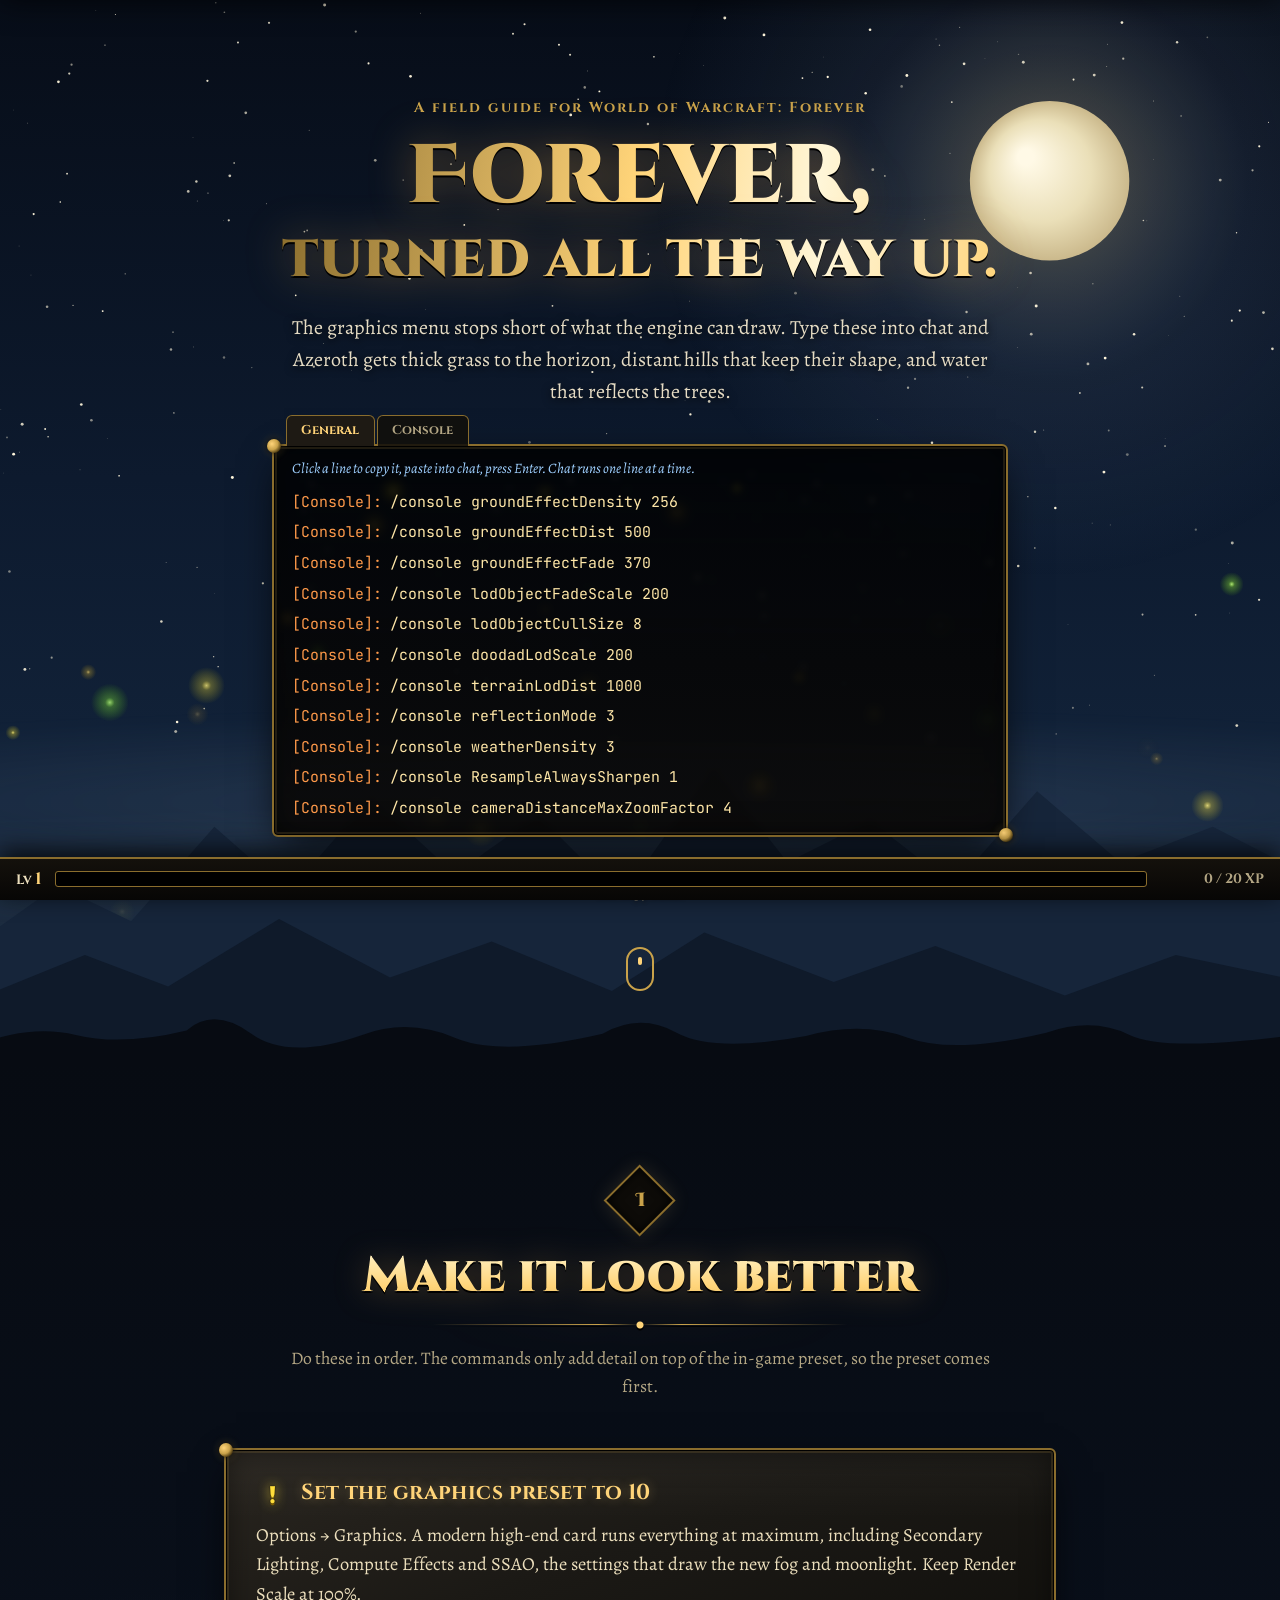
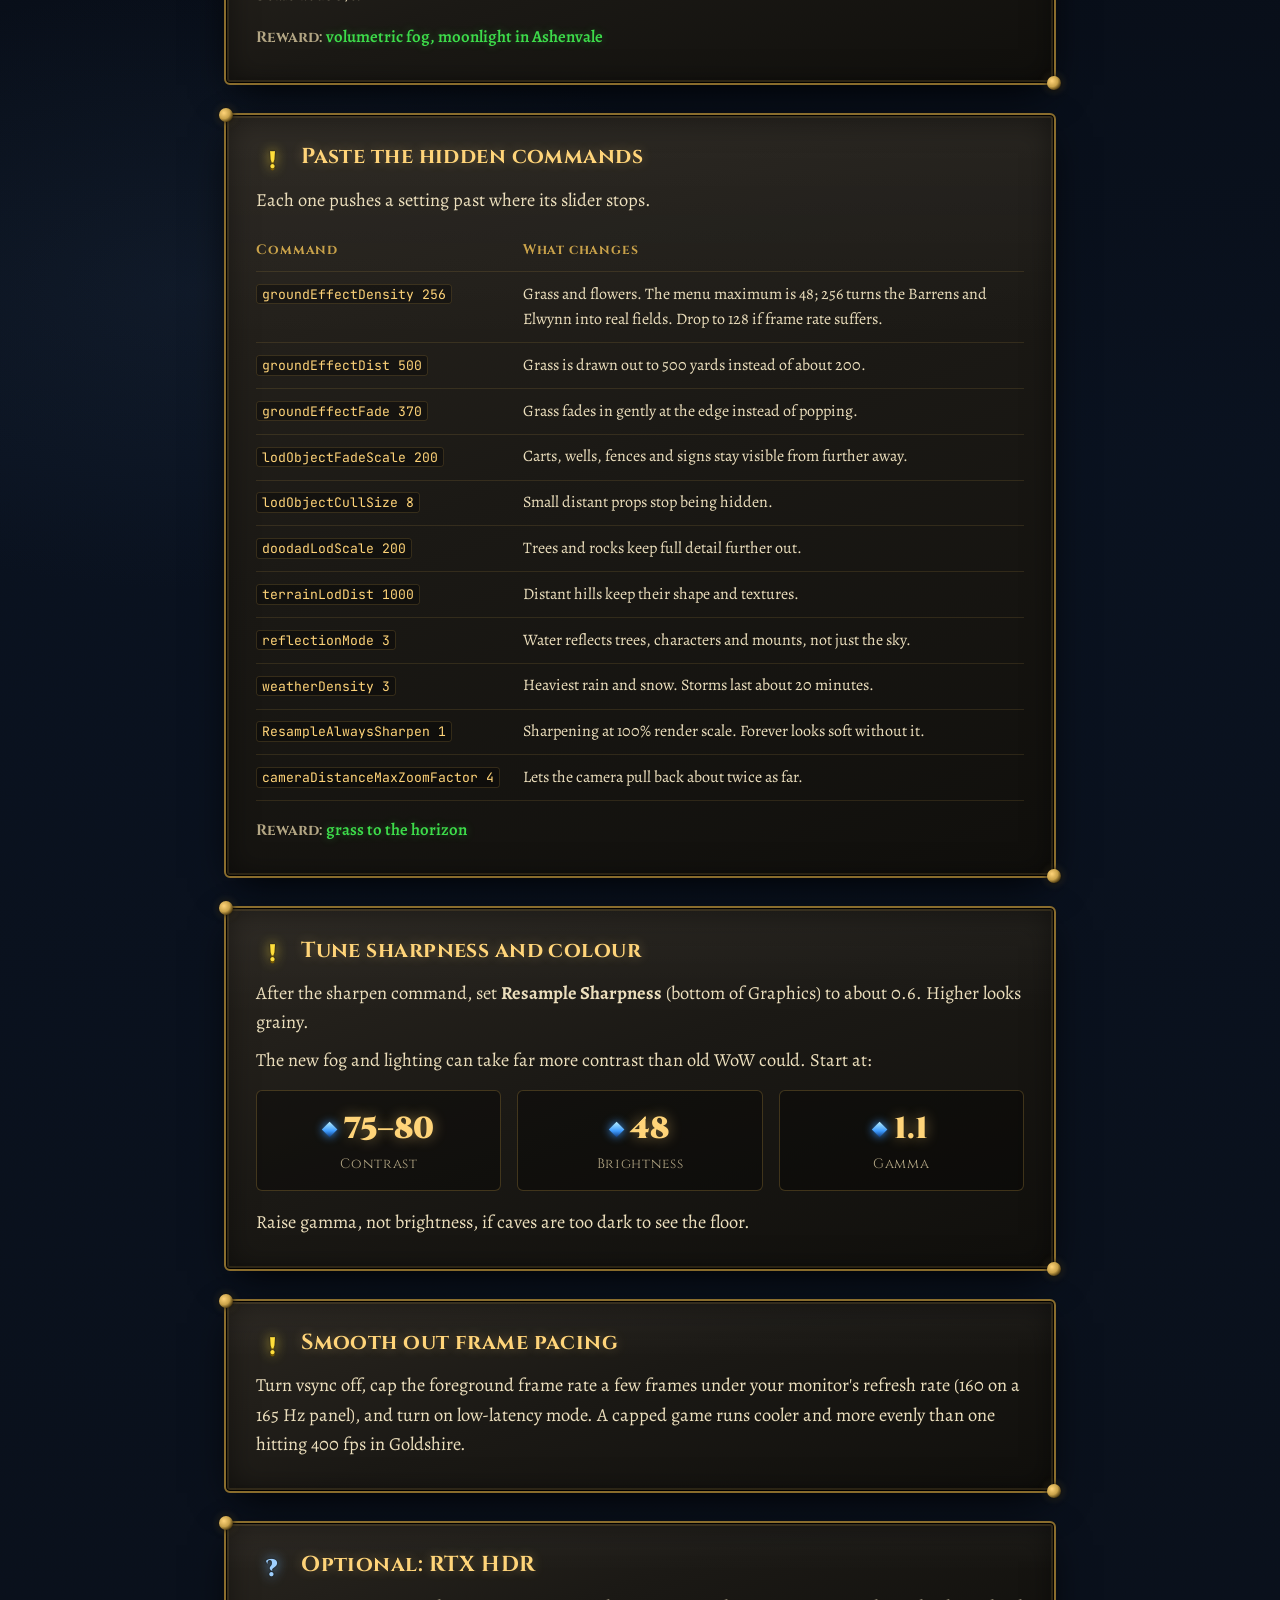
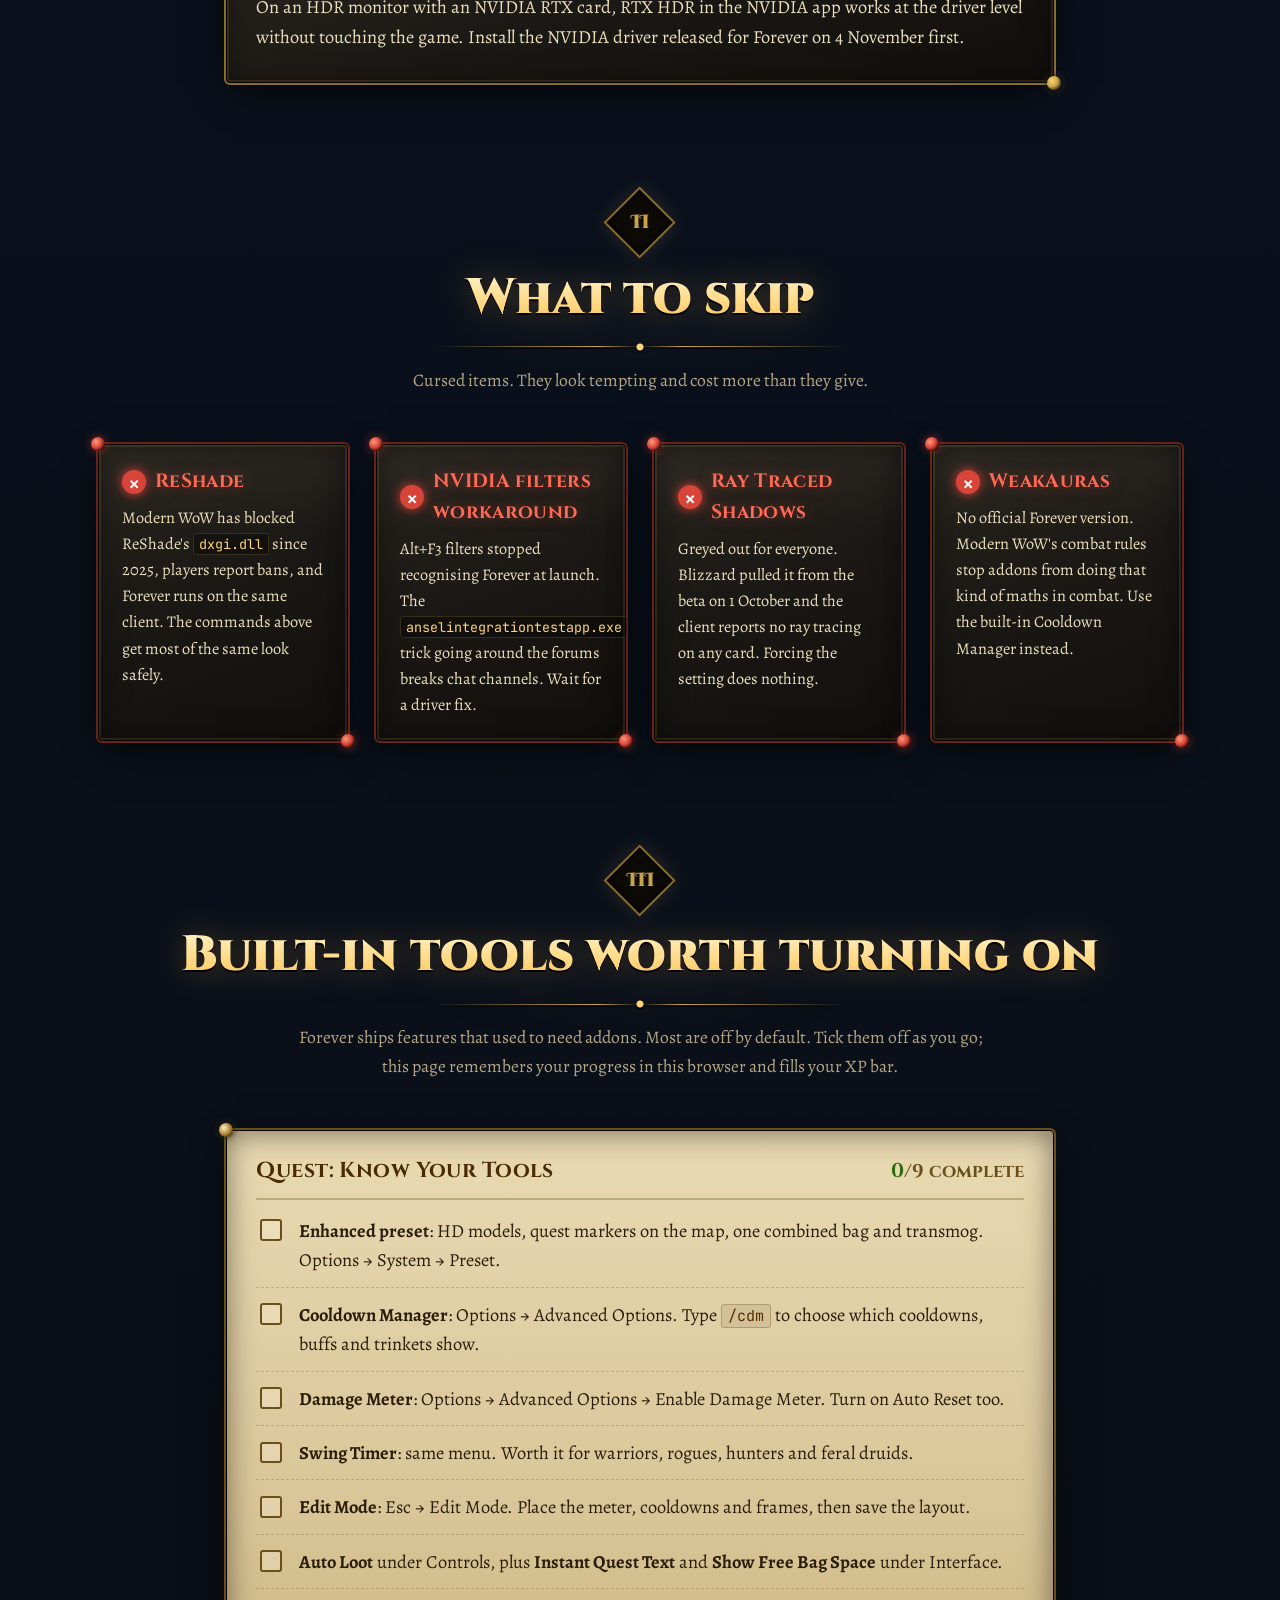
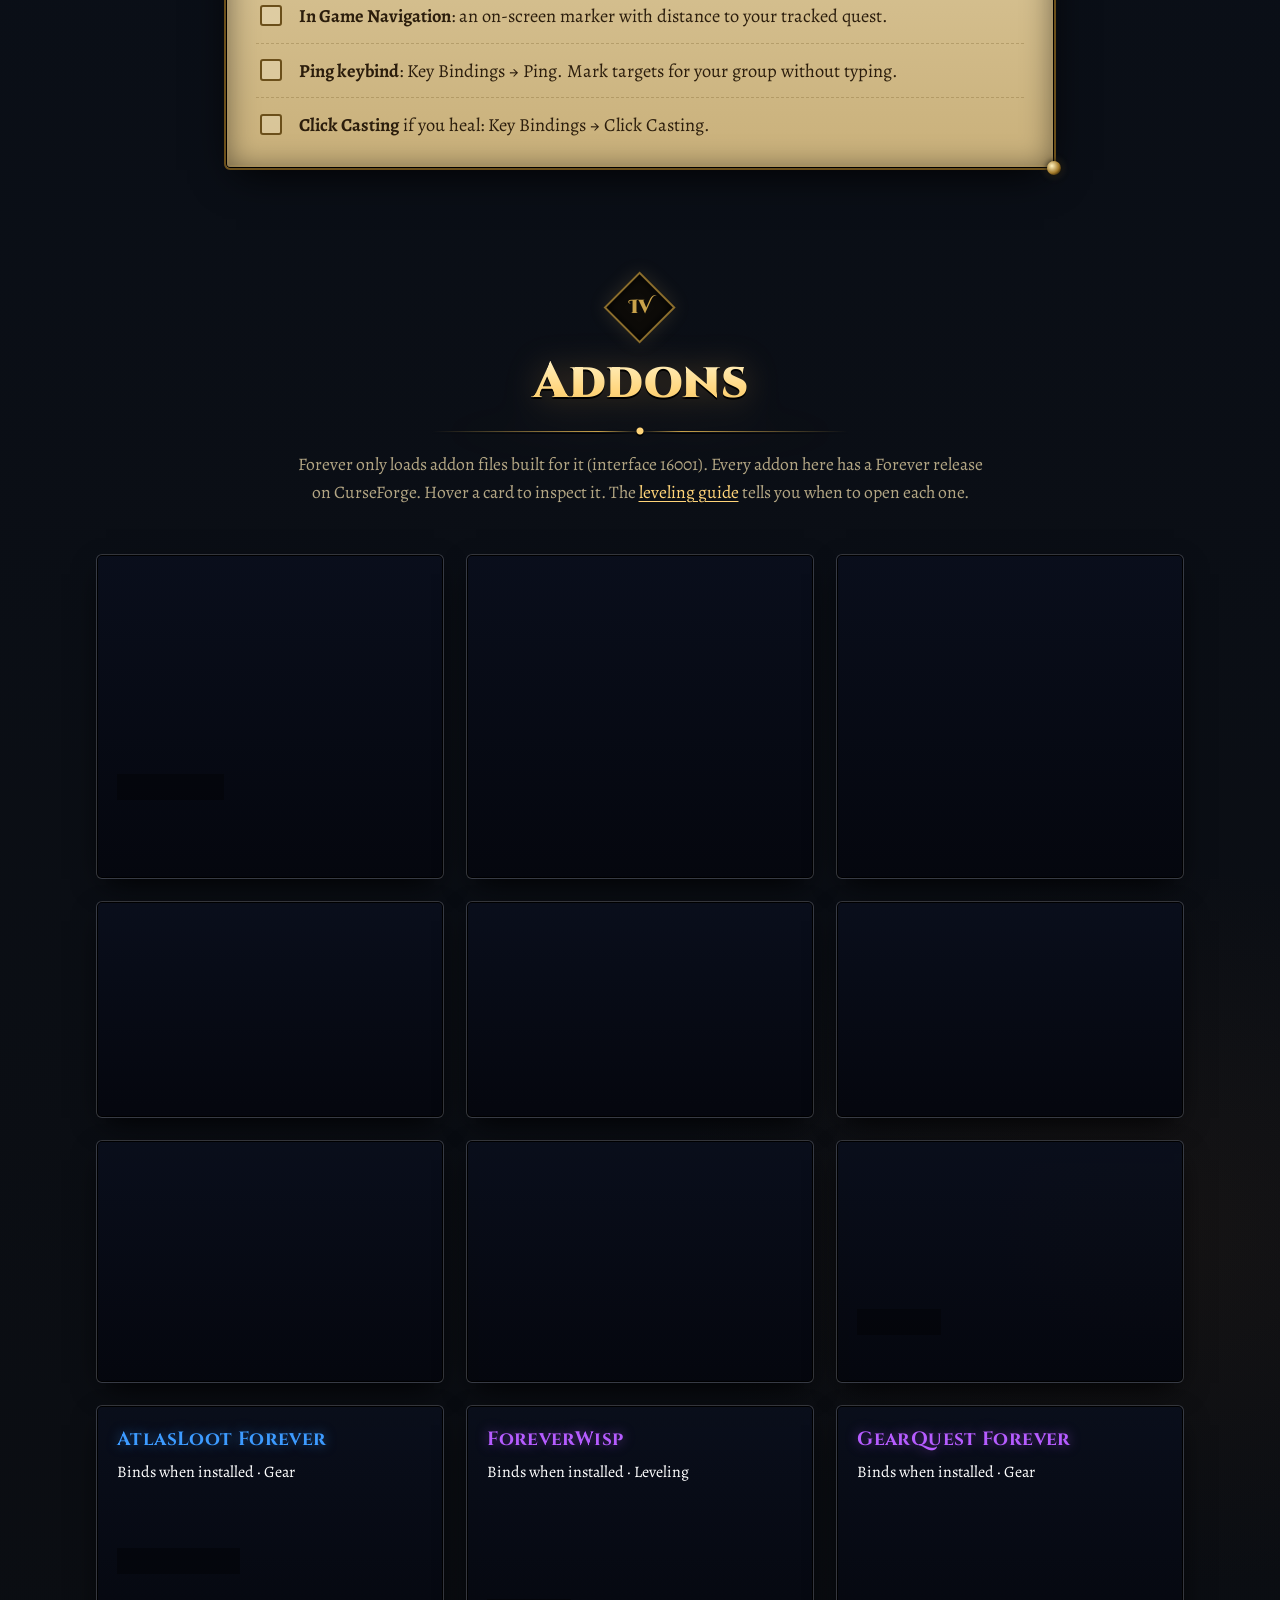
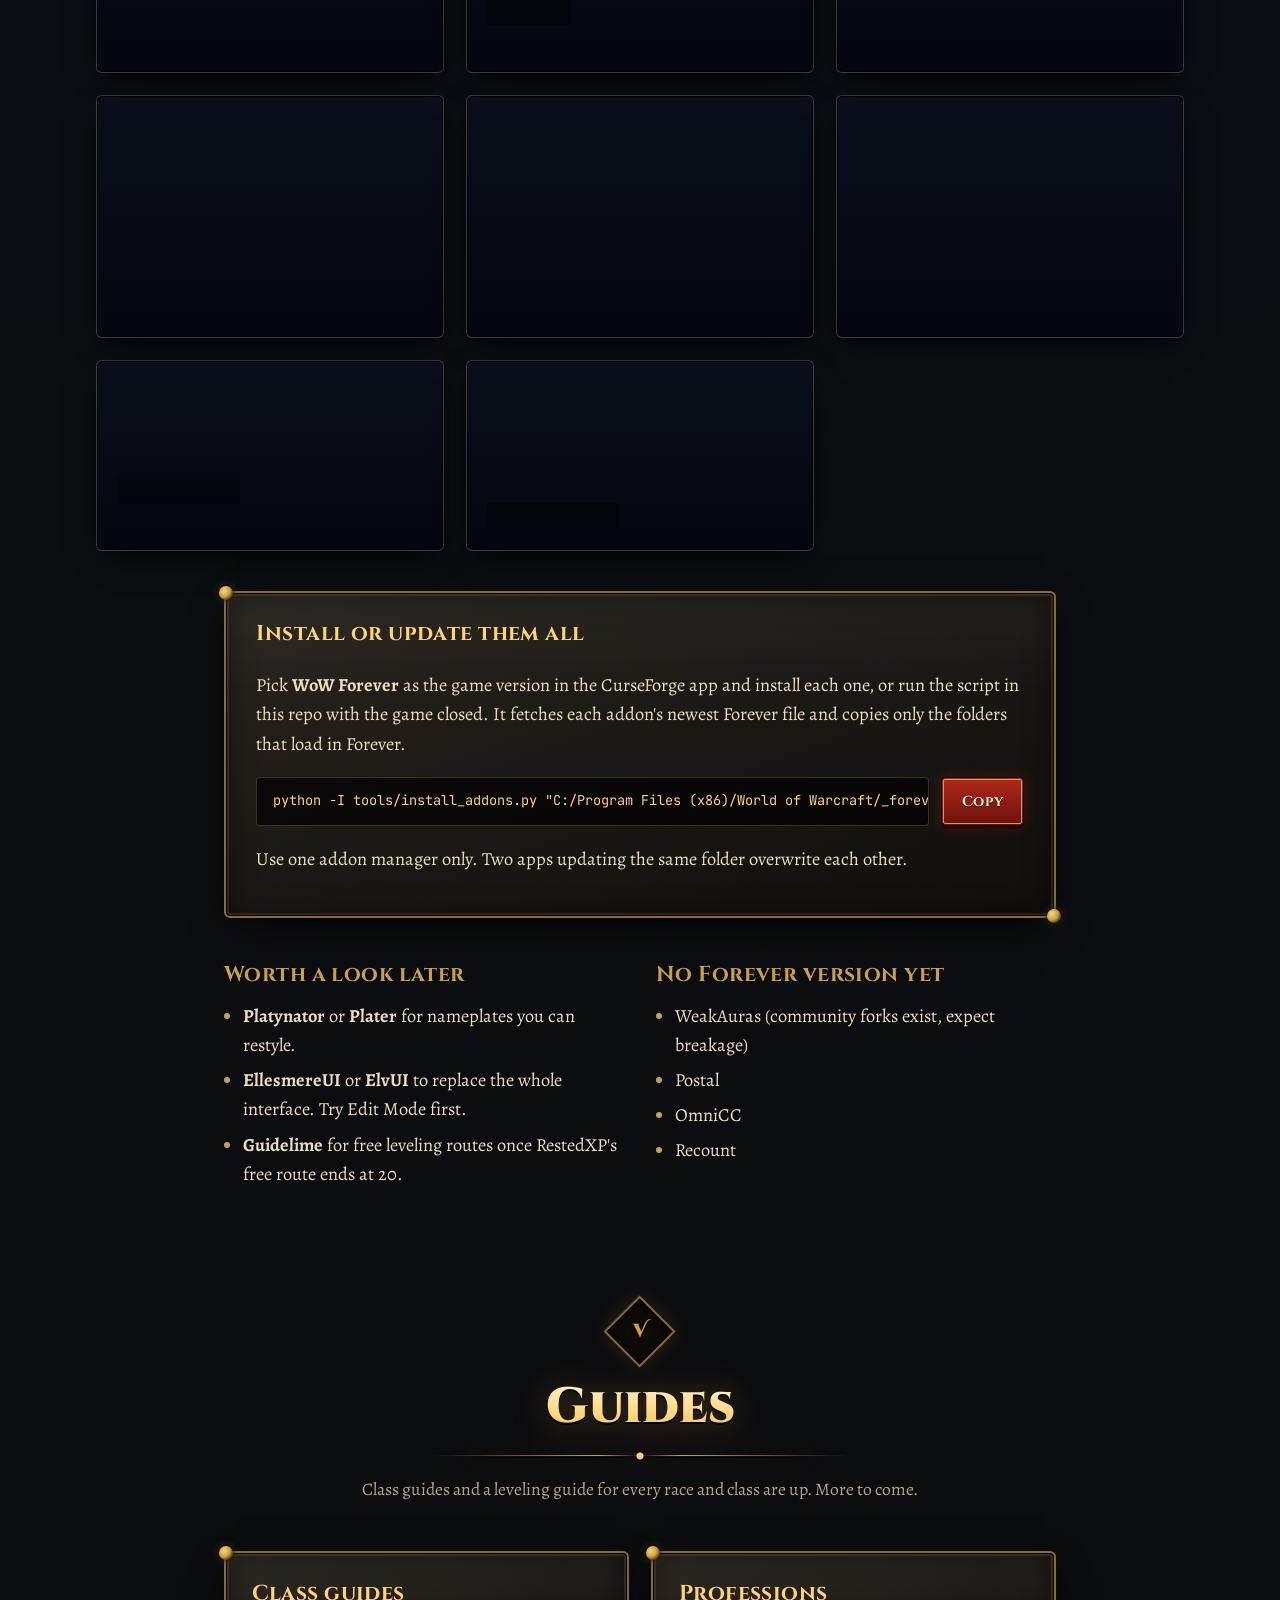
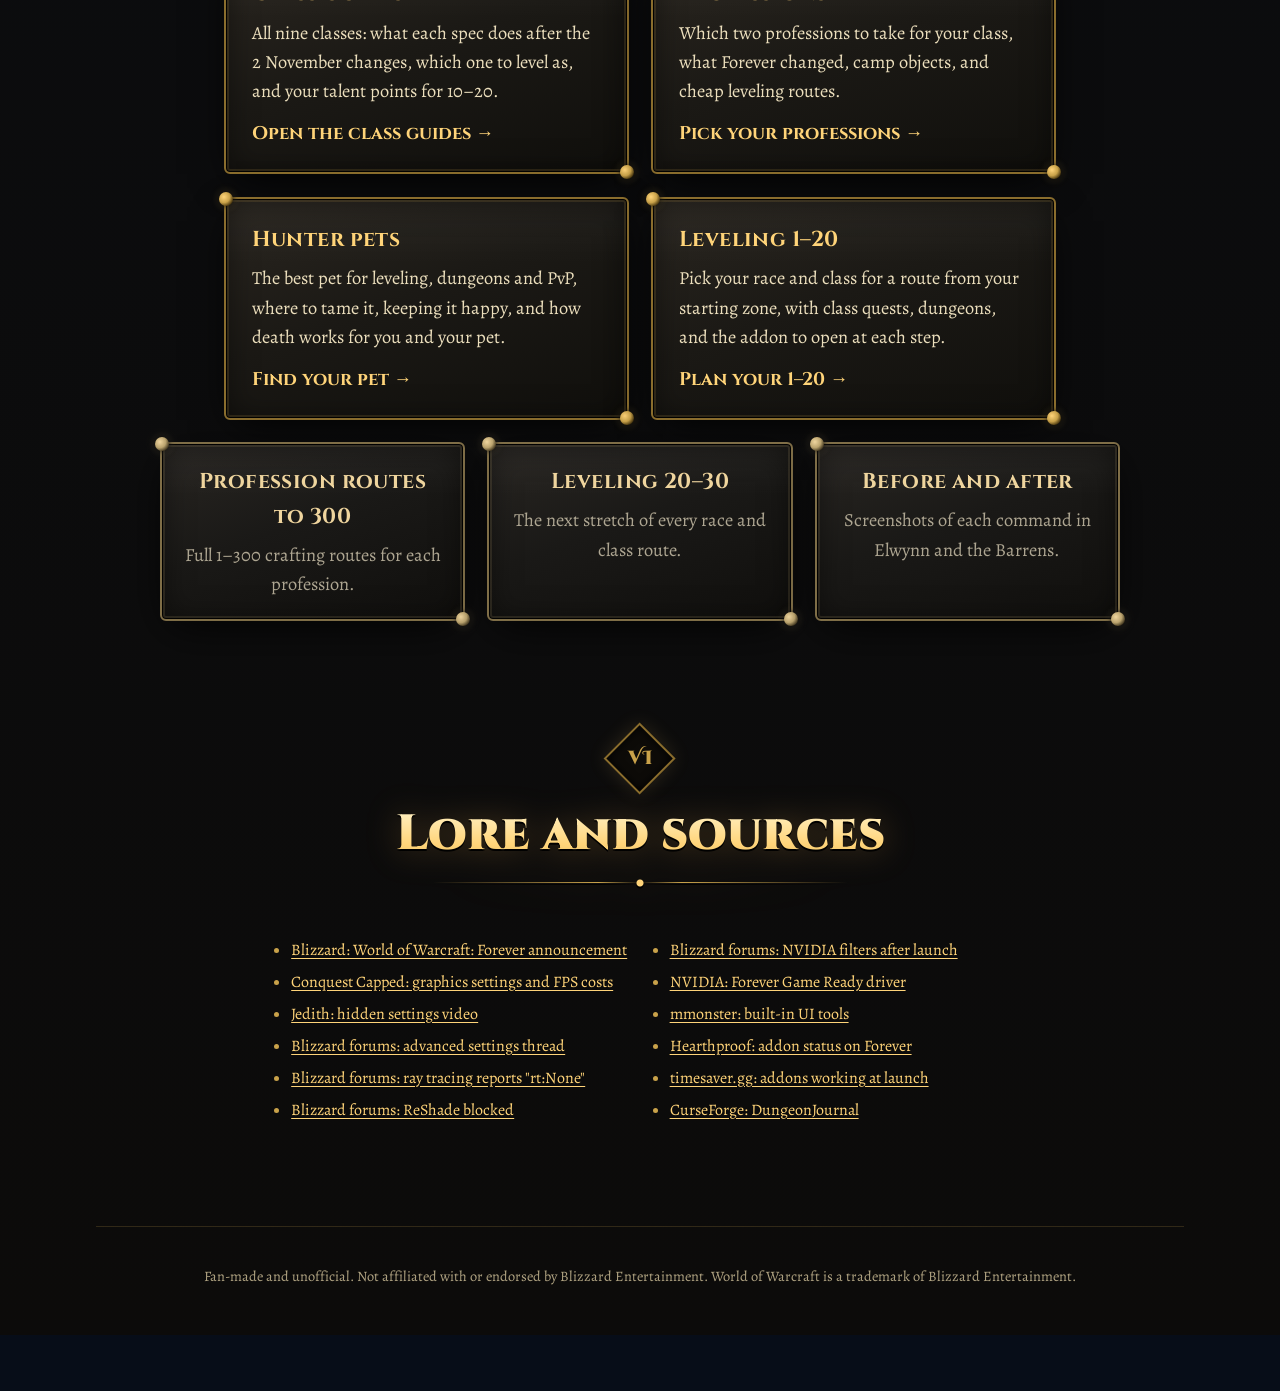
<file: index.html>
<!doctype html>
<html lang="en">
<head>
<meta charset="utf-8">
<meta name="viewport" content="width=device-width, initial-scale=1">
<title>Forever Field Guide</title>
<meta name="description" content="A fan-made setup guide for World of Warcraft: Forever: hidden graphics commands, built-in tools worth turning on, and the addons that work.">
<meta name="theme-color" content="#0a1220">
<link rel="preconnect" href="https://fonts.googleapis.com">
<link rel="preconnect" href="https://fonts.gstatic.com" crossorigin>
<link href="https://fonts.googleapis.com/css2?family=Cinzel:wght@500;700;900&family=Cinzel+Decorative:wght@700;900&family=Alegreya:ital,wght@0,400;0,600;0,800;1,400&family=JetBrains+Mono:wght@400;600&display=swap" rel="stylesheet">
<link rel="stylesheet" href="style.css?v=202611081500">
<link rel="stylesheet" href="pages.css?v=202611081500">
<link rel="icon" href="data:image/svg+xml,%3Csvg xmlns='http://www.w3.org/2000/svg' viewBox='0 0 32 32'%3E%3Cpath d='M16 2l4 10 10 4-10 4-4 10-4-10-10-4 10-4z' fill='%23ffd479'/%3E%3C/svg%3E">
</head>
<body>
<a class="skip" href="#main">Skip to the guide</a>

<!-- Action bar: press 1-6 to jump -->
<nav class="actionbar" aria-label="Sections">
  <a href="#top" class="brand" aria-label="Back to top"><span class="brand-star" aria-hidden="true"></span><span class="brand-text">Forever Field Guide</span></a>
  <ol>
    <li><a href="#look"><kbd>1</kbd><span>Visuals</span></a></li>
    <li><a href="#avoid"><kbd>2</kbd><span>Skip</span></a></li>
    <li><a href="#builtin"><kbd>3</kbd><span>Built-in</span></a></li>
    <li><a href="#addons"><kbd>4</kbd><span>Addons</span></a></li>
    <li><a href="#next"><kbd>5</kbd><span>Guides</span></a></li>
    <li><a href="#sources"><kbd>6</kbd><span>Lore</span></a></li>
  </ol>
  <ul class="pagelinks">
    <li><a href="classes.html">Classes</a></li>
    <li><a href="professions.html">Professions</a></li>
    <li><a href="pets.html">Pets</a></li>
    <li><a href="leveling.html">Leveling<span class="long"> 1–20</span></a></li>
  </ul>
</nav>

<header class="hero" id="top">
  <canvas class="sky" aria-hidden="true"></canvas>
  <div class="mist mist-a" aria-hidden="true"></div>
  <div class="mist mist-b" aria-hidden="true"></div>
  <svg class="ridge ridge-far" viewBox="0 0 1440 320" preserveAspectRatio="none" aria-hidden="true"><path d="M0 220 L90 170 L170 200 L260 120 L340 175 L430 95 L520 160 L610 110 L700 180 L800 70 L880 150 L970 115 L1060 170 L1150 90 L1240 150 L1340 120 L1440 160 L1440 320 L0 320Z"/></svg>
  <svg class="ridge ridge-mid" viewBox="0 0 1440 320" preserveAspectRatio="none" aria-hidden="true"><path d="M0 250 L120 200 L210 235 L330 160 L450 225 L560 185 L690 240 L790 175 L930 230 L1040 190 L1180 245 L1300 200 L1440 230 L1440 320 L0 320Z"/></svg>
  <svg class="ridge ridge-near" viewBox="0 0 1440 320" preserveAspectRatio="none" aria-hidden="true"><path d="M0 290 Q60 250 110 270 T230 262 Q260 220 300 268 T420 270 Q470 240 520 275 T680 268 Q720 230 760 266 T900 272 Q960 245 1010 275 T1160 266 Q1210 238 1250 270 T1440 268 L1440 320 L0 320Z"/></svg>

  <div class="hero-inner">
    <p class="hero-kicker">A field guide for World of Warcraft: Forever</p>
    <h1 class="title"><span class="title-line">Forever,</span> <span class="title-line">turned all the way up.</span></h1>
    <p class="lede">The graphics menu stops short of what the engine can draw. Type these into chat and Azeroth gets thick grass to the horizon, distant hills that keep their shape, and water that reflects the trees.</p>

    <div class="frame chatframe">
      <div class="chat-tabs" role="presentation"><span class="chat-tab active">General</span><span class="chat-tab">Console</span></div>
      <p class="chat-hint" id="console-label">Click a line to copy it, paste into chat, press Enter. Chat runs one line at a time.</p>
      <ul class="lines" aria-labelledby="console-label">
        <li><button type="button" class="line">/console groundEffectDensity 256</button></li>
        <li><button type="button" class="line">/console groundEffectDist 500</button></li>
        <li><button type="button" class="line">/console groundEffectFade 370</button></li>
        <li><button type="button" class="line">/console lodObjectFadeScale 200</button></li>
        <li><button type="button" class="line">/console lodObjectCullSize 8</button></li>
        <li><button type="button" class="line">/console doodadLodScale 200</button></li>
        <li><button type="button" class="line">/console terrainLodDist 1000</button></li>
        <li><button type="button" class="line">/console reflectionMode 3</button></li>
        <li><button type="button" class="line">/console weatherDensity 3</button></li>
        <li><button type="button" class="line">/console ResampleAlwaysSharpen 1</button></li>
        <li><button type="button" class="line">/console cameraDistanceMaxZoomFactor 4</button></li>
      </ul>
    </div>
    <p class="fineprint">Settings save to <code>WTF/Config.wtf</code> in your <code>_forever_</code> folder. Copy that file somewhere first; if anything goes wrong, put the copy back.</p>
  </div>
  <a class="scroll-cue" href="#look" aria-label="Scroll to the guide"><span></span></a>
</header>

<main id="main">

  <section id="look" class="chapter" aria-labelledby="look-h">
    <div class="chapter-head">
      <p class="chapter-num" aria-hidden="true">I</p>
      <h2 id="look-h">Make it look better</h2>
      <p class="chapter-sub">Do these in order. The commands only add detail on top of the in-game preset, so the preset comes first.</p>
    </div>

    <ol class="questlog">
      <li class="quest frame" data-reveal>
        <h3><span class="q-mark" aria-hidden="true">!</span> Set the graphics preset to 10</h3>
        <p>Options → Graphics. A modern high-end card runs everything at maximum, including Secondary Lighting, Compute Effects and SSAO, the settings that draw the new fog and moonlight. Keep Render Scale at 100%.</p>
        <p class="reward">Reward: <span>volumetric fog, moonlight in Ashenvale</span></p>
      </li>

      <li class="quest frame" data-reveal>
        <h3><span class="q-mark" aria-hidden="true">!</span> Paste the hidden commands</h3>
        <p>Each one pushes a setting past where its slider stops.</p>
        <table class="cvars">
          <thead><tr><th scope="col">Command</th><th scope="col">What changes</th></tr></thead>
          <tbody>
            <tr><td><code>groundEffectDensity 256</code></td><td>Grass and flowers. The menu maximum is 48; 256 turns the Barrens and Elwynn into real fields. Drop to 128 if frame rate suffers.</td></tr>
            <tr><td><code>groundEffectDist 500</code></td><td>Grass is drawn out to 500 yards instead of about 200.</td></tr>
            <tr><td><code>groundEffectFade 370</code></td><td>Grass fades in gently at the edge instead of popping.</td></tr>
            <tr><td><code>lodObjectFadeScale 200</code></td><td>Carts, wells, fences and signs stay visible from further away.</td></tr>
            <tr><td><code>lodObjectCullSize 8</code></td><td>Small distant props stop being hidden.</td></tr>
            <tr><td><code>doodadLodScale 200</code></td><td>Trees and rocks keep full detail further out.</td></tr>
            <tr><td><code>terrainLodDist 1000</code></td><td>Distant hills keep their shape and textures.</td></tr>
            <tr><td><code>reflectionMode 3</code></td><td>Water reflects trees, characters and mounts, not just the sky.</td></tr>
            <tr><td><code>weatherDensity 3</code></td><td>Heaviest rain and snow. Storms last about 20 minutes.</td></tr>
            <tr><td><code>ResampleAlwaysSharpen 1</code></td><td>Sharpening at 100% render scale. Forever looks soft without it.</td></tr>
            <tr><td><code>cameraDistanceMaxZoomFactor 4</code></td><td>Lets the camera pull back about twice as far.</td></tr>
          </tbody>
        </table>
        <p class="reward">Reward: <span>grass to the horizon</span></p>
      </li>

      <li class="quest frame" data-reveal>
        <h3><span class="q-mark" aria-hidden="true">!</span> Tune sharpness and colour</h3>
        <p>After the sharpen command, set <strong>Resample Sharpness</strong> (bottom of Graphics) to about 0.6. Higher looks grainy.</p>
        <p>The new fog and lighting can take far more contrast than old WoW could. Start at:</p>
        <dl class="dials">
          <div><dt>Contrast</dt><dd><span class="gem"></span>75–80</dd></div>
          <div><dt>Brightness</dt><dd><span class="gem"></span>48</dd></div>
          <div><dt>Gamma</dt><dd><span class="gem"></span>1.1</dd></div>
        </dl>
        <p>Raise gamma, not brightness, if caves are too dark to see the floor.</p>
      </li>

      <li class="quest frame" data-reveal>
        <h3><span class="q-mark" aria-hidden="true">!</span> Smooth out frame pacing</h3>
        <p>Turn vsync off, cap the foreground frame rate a few frames under your monitor's refresh rate (160 on a 165 Hz panel), and turn on low-latency mode. A capped game runs cooler and more evenly than one hitting 400 fps in Goldshire.</p>
      </li>

      <li class="quest frame" data-reveal>
        <h3><span class="q-mark optional" aria-hidden="true">?</span> Optional: RTX HDR</h3>
        <p>On an HDR monitor with an NVIDIA RTX card, RTX HDR in the NVIDIA app works at the driver level without touching the game. Install the NVIDIA driver released for Forever on 4 November first.</p>
      </li>
    </ol>
  </section>

  <section id="avoid" class="chapter" aria-labelledby="avoid-h">
    <div class="chapter-head">
      <p class="chapter-num" aria-hidden="true">II</p>
      <h2 id="avoid-h">What to skip</h2>
      <p class="chapter-sub">Cursed items. They look tempting and cost more than they give.</p>
    </div>
    <div class="cursed">
      <article class="frame curse" data-reveal>
        <h3>ReShade</h3>
        <p>Modern WoW has blocked ReShade's <code>dxgi.dll</code> since 2025, players report bans, and Forever runs on the same client. The commands above get most of the same look safely.</p>
      </article>
      <article class="frame curse" data-reveal>
        <h3>NVIDIA filters workaround</h3>
        <p>Alt+F3 filters stopped recognising Forever at launch. The <code>anselintegrationtestapp.exe</code> trick going around the forums breaks chat channels. Wait for a driver fix.</p>
      </article>
      <article class="frame curse" data-reveal>
        <h3>Ray Traced Shadows</h3>
        <p>Greyed out for everyone. Blizzard pulled it from the beta on 1 October and the client reports no ray tracing on any card. Forcing the setting does nothing.</p>
      </article>
      <article class="frame curse" data-reveal>
        <h3>WeakAuras</h3>
        <p>No official Forever version. Modern WoW's combat rules stop addons from doing that kind of maths in combat. Use the built-in Cooldown Manager instead.</p>
      </article>
    </div>
  </section>

  <section id="builtin" class="chapter" aria-labelledby="builtin-h">
    <div class="chapter-head">
      <p class="chapter-num" aria-hidden="true">III</p>
      <h2 id="builtin-h">Built-in tools worth turning on</h2>
      <p class="chapter-sub">Forever ships features that used to need addons. Most are off by default. Tick them off as you go; this page remembers your progress in this browser and fills your XP bar.</p>
    </div>
    <div class="frame questbook" data-reveal>
      <div class="questbook-head">
        <h3>Quest: Know Your Tools</h3>
        <p class="tally"><span class="tally-n">0</span>/<span class="tally-d">9</span> complete</p>
      </div>
      <ul class="checklist" data-store="builtin">
        <li><label><input type="checkbox" value="preset"> <span><strong>Enhanced preset</strong>: HD models, quest markers on the map, one combined bag and transmog. Options → System → Preset.</span></label></li>
        <li><label><input type="checkbox" value="cdm"> <span><strong>Cooldown Manager</strong>: Options → Advanced Options. Type <code>/cdm</code> to choose which cooldowns, buffs and trinkets show.</span></label></li>
        <li><label><input type="checkbox" value="meter"> <span><strong>Damage Meter</strong>: Options → Advanced Options → Enable Damage Meter. Turn on Auto Reset too.</span></label></li>
        <li><label><input type="checkbox" value="swing"> <span><strong>Swing Timer</strong>: same menu. Worth it for warriors, rogues, hunters and feral druids.</span></label></li>
        <li><label><input type="checkbox" value="edit"> <span><strong>Edit Mode</strong>: Esc → Edit Mode. Place the meter, cooldowns and frames, then save the layout.</span></label></li>
        <li><label><input type="checkbox" value="loot"> <span><strong>Auto Loot</strong> under Controls, plus <strong>Instant Quest Text</strong> and <strong>Show Free Bag Space</strong> under Interface.</span></label></li>
        <li><label><input type="checkbox" value="nav"> <span><strong>In Game Navigation</strong>: an on-screen marker with distance to your tracked quest.</span></label></li>
        <li><label><input type="checkbox" value="ping"> <span><strong>Ping keybind</strong>: Key Bindings → Ping. Mark targets for your group without typing.</span></label></li>
        <li><label><input type="checkbox" value="click"> <span><strong>Click Casting</strong> if you heal: Key Bindings → Click Casting.</span></label></li>
      </ul>
    </div>
  </section>

  <section id="addons" class="chapter" aria-labelledby="addons-h">
    <div class="chapter-head">
      <p class="chapter-num" aria-hidden="true">IV</p>
      <h2 id="addons-h">Addons</h2>
      <p class="chapter-sub">Forever only loads addon files built for it (interface 16001). Every addon here has a Forever release on CurseForge. Hover a card to inspect it. The <a href="leveling.html">leveling guide</a> tells you when to open each one.</p>
    </div>

    <div class="loot">
      <article class="item legendary" data-reveal>
        <h3>Questie</h3>
        <p class="item-meta">Binds when installed · Questing</p>
        <p>Quest givers, objectives and turn-ins on the map, including quests you haven't picked up. <strong>Needs QuestieDB too</strong>: the quest data moved into its own addon in late October, and Questie shows nothing without it.</p>
        <p class="item-use">Use: <code>/questie</code></p>
        <p class="item-flavor">"Some brand-new Forever quests are still being added."</p>
      </article>
      <article class="item epic" data-reveal>
        <h3>Baganator</h3>
        <p class="item-meta">Binds when installed · Bags</p>
        <p>All bags in one window with search and categories, plus what your alts carry. Requires Syndicator.</p>
        <p class="item-use">Use: <code>/bgr</code></p>
      </article>
      <article class="item epic" data-reveal>
        <h3>Leatrix Plus</h3>
        <p class="item-meta">Binds when installed · Comfort</p>
        <p>Dozens of small fixes: sell junk, auto-repair, faster loot, bigger zoom. Every option starts off.</p>
        <p class="item-use">Use: <code>/ltp</code></p>
        <p class="item-flavor">"Take the file ending in -forever, not the Classic one."</p>
      </article>
      <article class="item epic" data-reveal>
        <h3>DungeonJournal</h3>
        <p class="item-meta">Binds when installed · Dungeons</p>
        <p>Maps, quests, bosses and loot for every dungeon in one window. RPG mode hides pages until you clear the dungeon.</p>
        <p class="item-use">Use: <code>/dj</code></p>
      </article>
      <article class="item rare" data-reveal>
        <h3>Deadly Boss Mods</h3>
        <p class="item-meta">Binds when installed · Combat</p>
        <p>Boss timers and warnings, with the Vanilla raid and Forever dungeon modules. Raids open 9 December.</p>
        <p class="item-use">Use: <code>/dbm</code></p>
      </article>
      <article class="item rare" data-reveal>
        <h3>Auctionator</h3>
        <p class="item-meta">Binds when installed · Gold</p>
        <p>Prices in tooltips, shopping lists and quick posting at the Auction House.</p>
        <p class="item-use">Use: open the Auction House</p>
      </article>
      <article class="item rare" data-reveal>
        <h3>ForeverThreat</h3>
        <p class="item-meta">Binds when installed · Combat</p>
        <p>Omen-style threat meter made for Forever, with a pull warning. Forever has no built-in threat display.</p>
        <p class="item-use">Use: <code>/ft</code></p>
      </article>
      <article class="item epic" data-reveal>
        <h3>ForeverBiS</h3>
        <p class="item-meta">Binds when installed · Gear</p>
        <p>Best-in-slot lists for all 28 specs that track what you own, plus loot and quests for every dungeon and the dungeon maps the client lacks.</p>
        <p class="item-use">Use: <code>/bis</code></p>
      </article>
      <article class="item rare" data-reveal>
        <h3>Pawn</h3>
        <p class="item-meta">Binds when installed · Gear</p>
        <p>Green upgrade arrows on tooltips, using a stat scale for your current spec. The fastest way to know whether a quest reward is better.</p>
        <p class="item-use">Use: <code>/pawn</code></p>
      </article>
      <article class="item rare" data-reveal>
        <h3>AtlasLoot Forever</h3>
        <p class="item-meta">Binds when installed · Gear</p>
        <p>Loot tables by boss with BiS tooltips. Plan which dungeon drops your next upgrade.</p>
        <p class="item-use">Use: <code>/atlasloot</code></p>
        <p class="item-flavor">"The one by Sliccer. The old AtlasLootClassic has no Forever file."</p>
      </article>
      <article class="item epic" data-reveal>
        <h3>ForeverWisp</h3>
        <p class="item-meta">Binds when installed · Leveling</p>
        <p>Free 1–20 route with an arrow for all eight starting areas, including both Skyborne sides, with class quests, dungeon trips and talent picks.</p>
        <p class="item-use">Use: <code>/wisp</code></p>
      </article>
      <article class="item epic" data-reveal>
        <h3>GearQuest Forever</h3>
        <p class="item-meta">Binds when installed · Gear</p>
        <p>Right-click a gear slot to see the best upgrades for your class, spec and level, 1–60, and where each one drops. Track a hunt like a quest, with a map pin and an arrow.</p>
        <p class="item-use">Use: right-click a slot on your character panel, or the minimap button</p>
      </article>
      <article class="item rare" data-reveal>
        <h3>Offhand</h3>
        <p class="item-meta">Binds when installed · Interface</p>
        <p>For two monitors: keeps the game world and combat on the main screen and moves the map, bags and panels to the second one. Needs windowed mode. Still in beta.</p>
        <p class="item-use">Use: <code>/offhand</code> to run the setup</p>
      </article>
      <article class="item rare" data-reveal>
        <h3>RestedXP Guide</h3>
        <p class="item-meta">Binds when installed · Leveling</p>
        <p>Step-by-step route with an arrow. The free route runs to about 20 (Alliance) or 22 (Horde), which pairs with the leveling guide here.</p>
        <p class="item-use">Use: <code>/rxp</code></p>
      </article>
      <article class="item uncommon" data-reveal>
        <h3>Leatrix Maps</h3>
        <p class="item-meta">Binds when installed · Maps</p>
        <p>Reveals unexplored map areas, shows zone levels and coordinates.</p>
        <p class="item-use">Use: <code>/ltm</code></p>
      </article>
      <article class="item uncommon" data-reveal>
        <h3>TomTom</h3>
        <p class="item-meta">Binds when installed · Maps</p>
        <p>A waypoint arrow. Point it at any coordinate.</p>
        <p class="item-use">Use: <code>/way 45 60</code></p>
      </article>
      <article class="item uncommon" data-reveal>
        <h3>GatherMate2</h3>
        <p class="item-meta">Binds when installed · Professions</p>
        <p>Remembers every herb, ore and fishing node you find and pins it on the map.</p>
        <p class="item-use">Use: <code>/gathermate</code></p>
      </article>
    </div>

    <div class="frame install" data-reveal>
      <h3>Install or update them all</h3>
      <p>Pick <strong>WoW Forever</strong> as the game version in the CurseForge app and install each one, or run the script in this repo with the game closed. It fetches each addon's newest Forever file and copies only the folders that load in Forever.</p>
      <div class="cmd">
        <pre id="install-cmd"><code>python -I tools/install_addons.py "C:/Program Files (x86)/World of Warcraft/_forever_/Interface/AddOns"</code></pre>
        <button type="button" class="btn" data-copy="#install-cmd">Copy</button>
      </div>
      <p>Use one addon manager only. Two apps updating the same folder overwrite each other.</p>
    </div>

    <div class="later">
      <div data-reveal>
        <h3>Worth a look later</h3>
        <ul>
          <li><strong>Platynator</strong> or <strong>Plater</strong> for nameplates you can restyle.</li>
          <li><strong>EllesmereUI</strong> or <strong>ElvUI</strong> to replace the whole interface. Try Edit Mode first.</li>
          <li><strong>Guidelime</strong> for free leveling routes once RestedXP's free route ends at 20.</li>
        </ul>
      </div>
      <div data-reveal>
        <h3>No Forever version yet</h3>
        <ul>
          <li>WeakAuras (community forks exist, expect breakage)</li>
          <li>Postal</li>
          <li>OmniCC</li>
          <li>Recount</li>
        </ul>
      </div>
    </div>
  </section>

  <section id="next" class="chapter" aria-labelledby="next-h">
    <div class="chapter-head">
      <p class="chapter-num" aria-hidden="true">V</p>
      <h2 id="next-h">Guides</h2>
      <p class="chapter-sub">Class guides and a leveling guide for every race and class are up. More to come.</p>
    </div>
    <ul class="gateway">
      <li class="frame" data-reveal><a href="classes.html"><h3>Class guides</h3><p>All nine classes: what each spec does after the 2 November changes, which one to level as, and your talent points for 10–20.</p><span class="go">Open the class guides →</span></a></li>
      <li class="frame" data-reveal><a href="professions.html"><h3>Professions</h3><p>Which two professions to take for your class, what Forever changed, camp objects, and cheap leveling routes.</p><span class="go">Pick your professions →</span></a></li>
      <li class="frame" data-reveal><a href="pets.html"><h3>Hunter pets</h3><p>The best pet for leveling, dungeons and PvP, where to tame it, keeping it happy, and how death works for you and your pet.</p><span class="go">Find your pet →</span></a></li>
      <li class="frame" data-reveal><a href="leveling.html"><h3>Leveling 1–20</h3><p>Pick your race and class for a route from your starting zone, with class quests, dungeons, and the addon to open at each step.</p><span class="go">Plan your 1–20 →</span></a></li>
    </ul>
    <ul class="upcoming" style="margin-top:1.4rem">
      <li class="frame" data-reveal><h3>Profession routes to 300</h3><p>Full 1–300 crafting routes for each profession.</p></li>
      <li class="frame" data-reveal><h3>Leveling 20–30</h3><p>The next stretch of every race and class route.</p></li>
      <li class="frame" data-reveal><h3>Before and after</h3><p>Screenshots of each command in Elwynn and the Barrens.</p></li>
    </ul>
  </section>

  <section id="sources" class="chapter" aria-labelledby="sources-h">
    <div class="chapter-head">
      <p class="chapter-num" aria-hidden="true">VI</p>
      <h2 id="sources-h">Lore and sources</h2>
    </div>
    <ul class="sources" data-reveal>
      <li><a href="https://news.blizzard.com/en-us/article/24302093/carve-a-new-path-with-world-of-warcraft-forever">Blizzard: World of Warcraft: Forever announcement</a></li>
      <li><a href="https://conquestcapped.com/guides/wow-forever/wow-forever-graphics/">Conquest Capped: graphics settings and FPS costs</a></li>
      <li><a href="https://www.youtube.com/watch?v=UxARm42S9sk">Jedith: hidden settings video</a></li>
      <li><a href="https://us.forums.blizzard.com/en/wow/t/ive-managed-to-find-the-perfect-advanced-settings/2378746">Blizzard forums: advanced settings thread</a></li>
      <li><a href="https://us.forums.blizzard.com/en/wow/t/raytracing-blocked/2352849">Blizzard forums: ray tracing reports "rt:None"</a></li>
      <li><a href="https://us.forums.blizzard.com/en/wow/t/reshade-post-processing-filter-app-now-blocked-after-7142025-111761965-hotfix-patch/2132149">Blizzard forums: ReShade blocked</a></li>
      <li><a href="https://eu.forums.blizzard.com/en/wow/t/nvidia-filters-issues-after-release/639724">Blizzard forums: NVIDIA filters after launch</a></li>
      <li><a href="https://www.nvidia.com/en-us/geforce/news/world-of-warcraft-forever-geforce-rtx-spark-game-ready-driver/">NVIDIA: Forever Game Ready driver</a></li>
      <li><a href="https://mmonster.co/wow-forever/guides/addons/built-in-features">mmonster: built-in UI tools</a></li>
      <li><a href="https://hearthproof.com/systems/addons/">Hearthproof: addon status on Forever</a></li>
      <li><a href="https://timesaver.gg/blog/wow-forever-addons-save-beta-ui-before-launch">timesaver.gg: addons working at launch</a></li>
      <li><a href="https://www.curseforge.com/wow/addons/dungeonjournal">CurseForge: DungeonJournal</a></li>
    </ul>
  </section>

  <footer>
    <p>Fan-made and unofficial. Not affiliated with or endorsed by Blizzard Entertainment. World of Warcraft is a trademark of Blizzard Entertainment.</p>
  </footer>
</main>

<!-- XP bar: fills as you copy commands and tick off tools -->
<div class="xpbar" role="progressbar" aria-label="Setup progress" aria-valuemin="0" aria-valuemax="100" aria-valuenow="0">
  <span class="xp-level">Lv <b>1</b></span>
  <div class="xp-track"><div class="xp-fill"></div><div class="xp-ticks" aria-hidden="true"></div></div>
  <span class="xp-text">0 / 20 XP</span>
</div>

<div class="banner" role="status" aria-live="polite"><span class="banner-text"></span></div>
<div class="fct" aria-hidden="true"></div>
<script src="app.js?v=202611081500"></script>
</body>
</html>
</file>
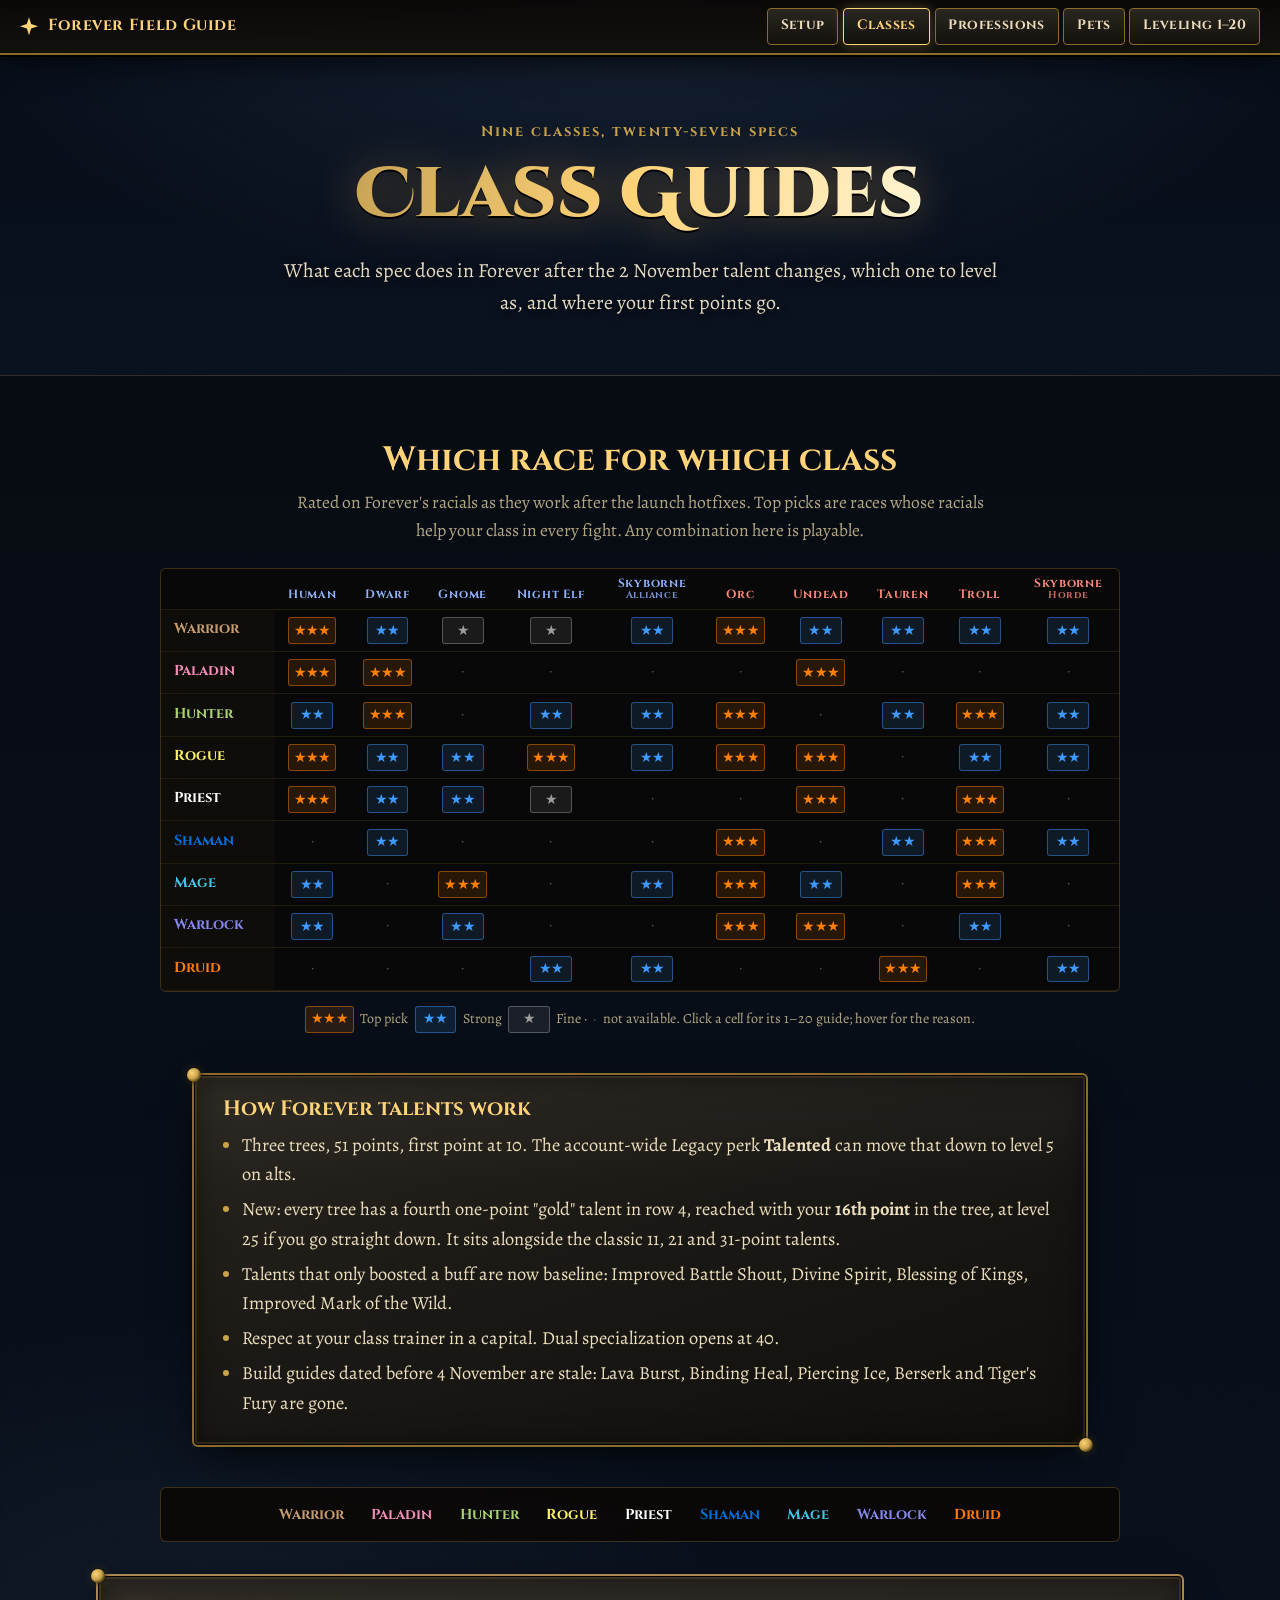
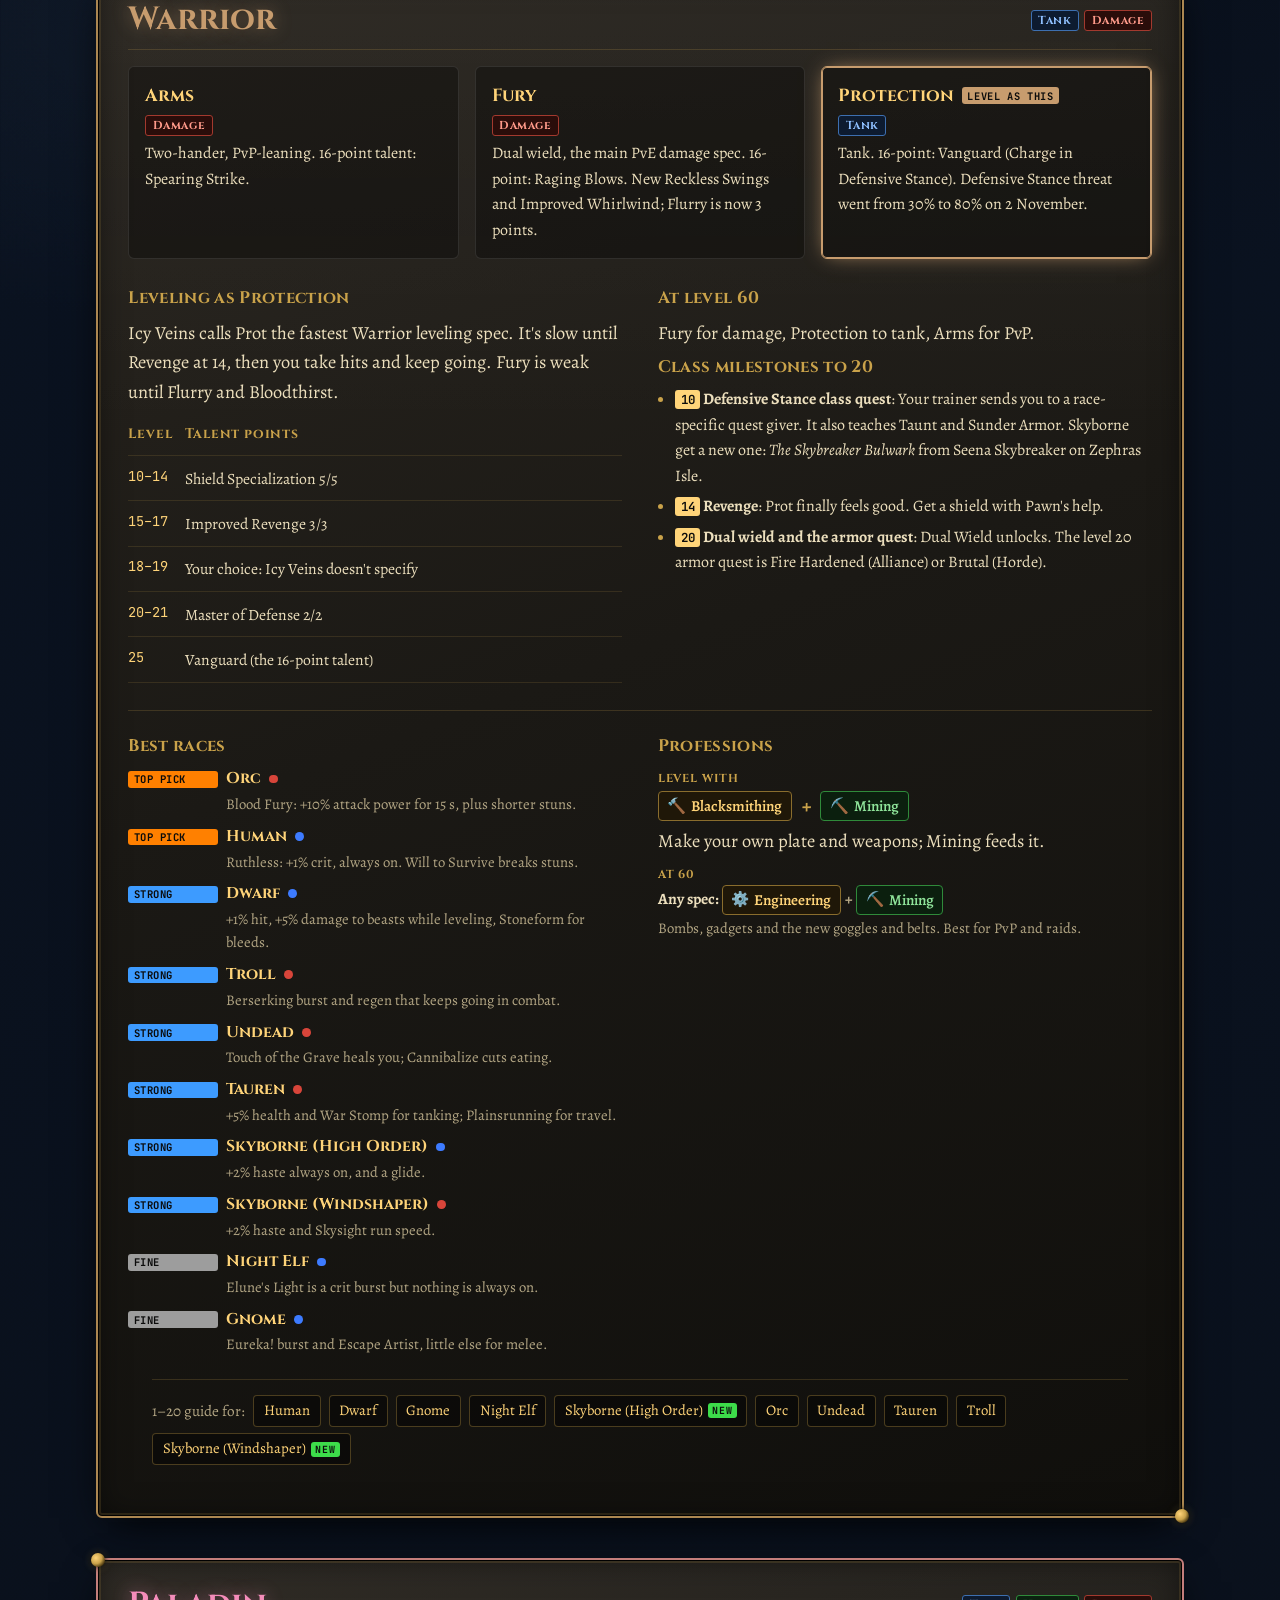
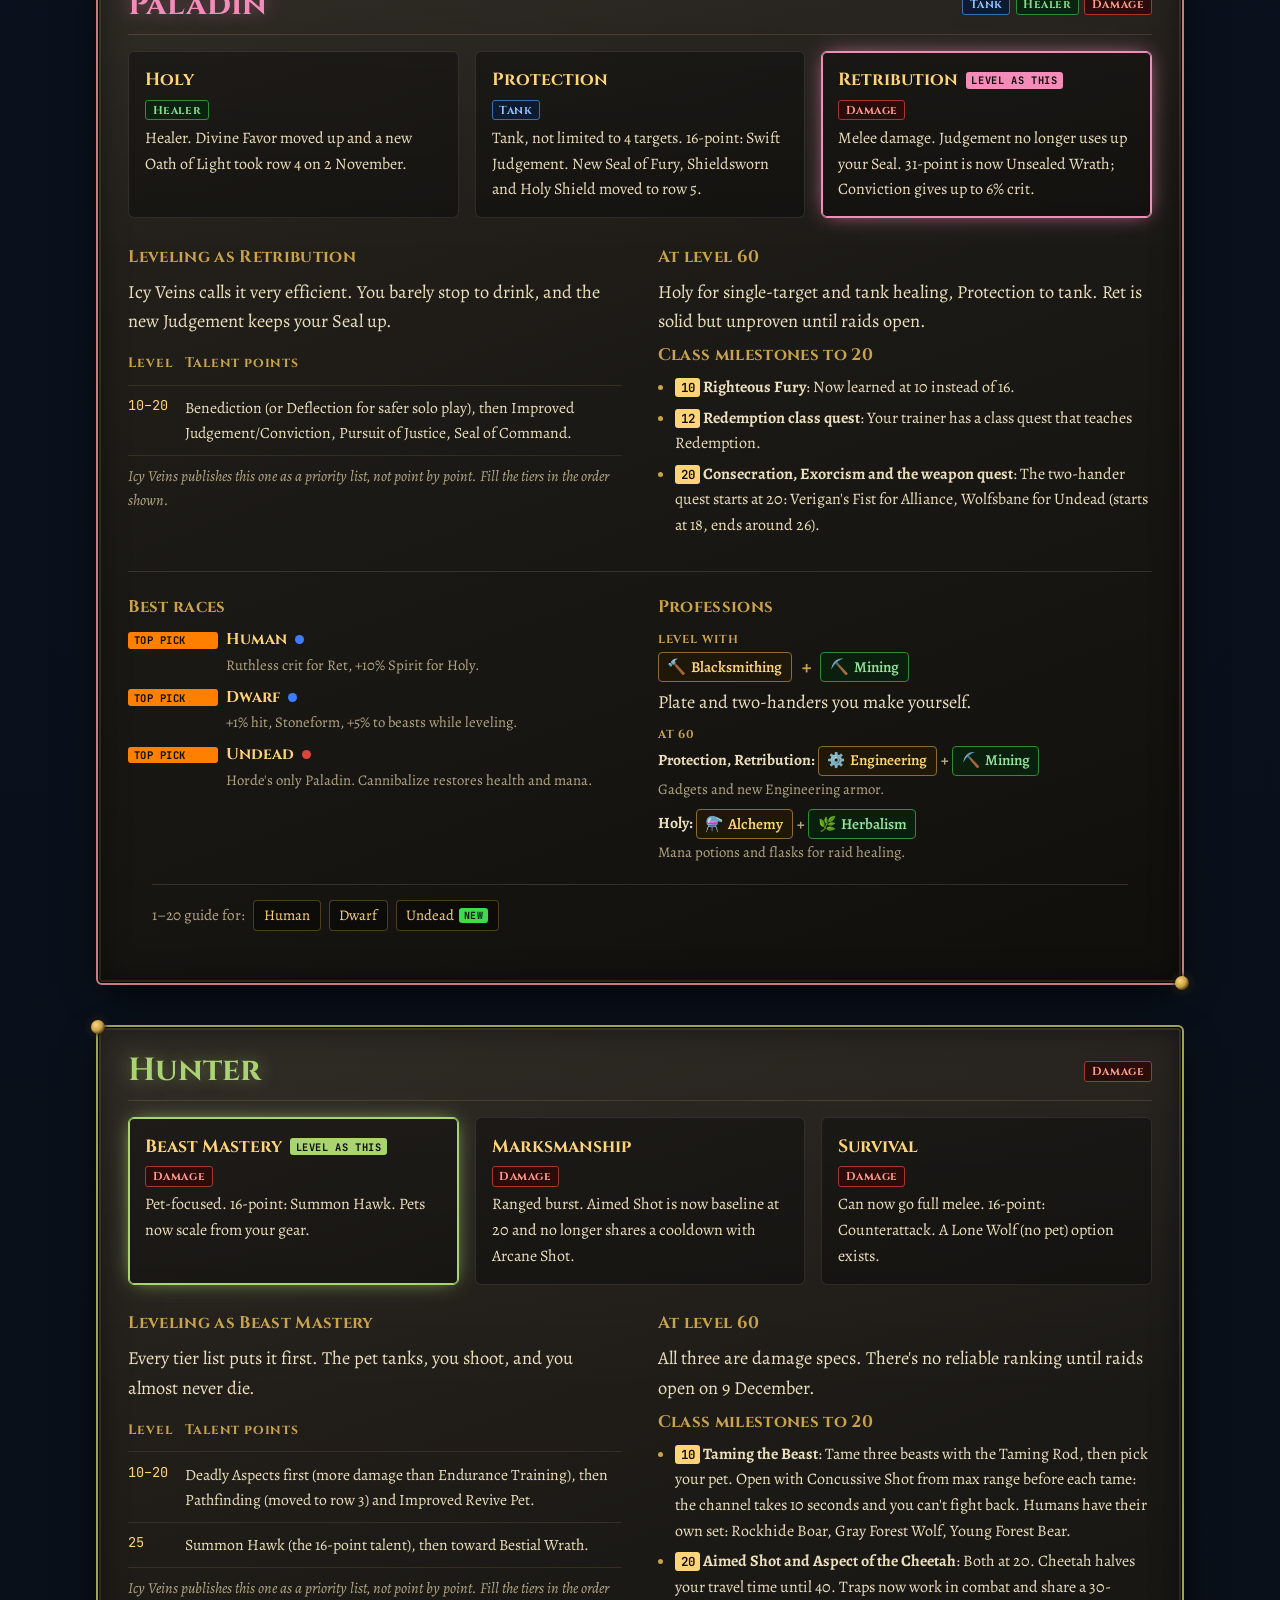
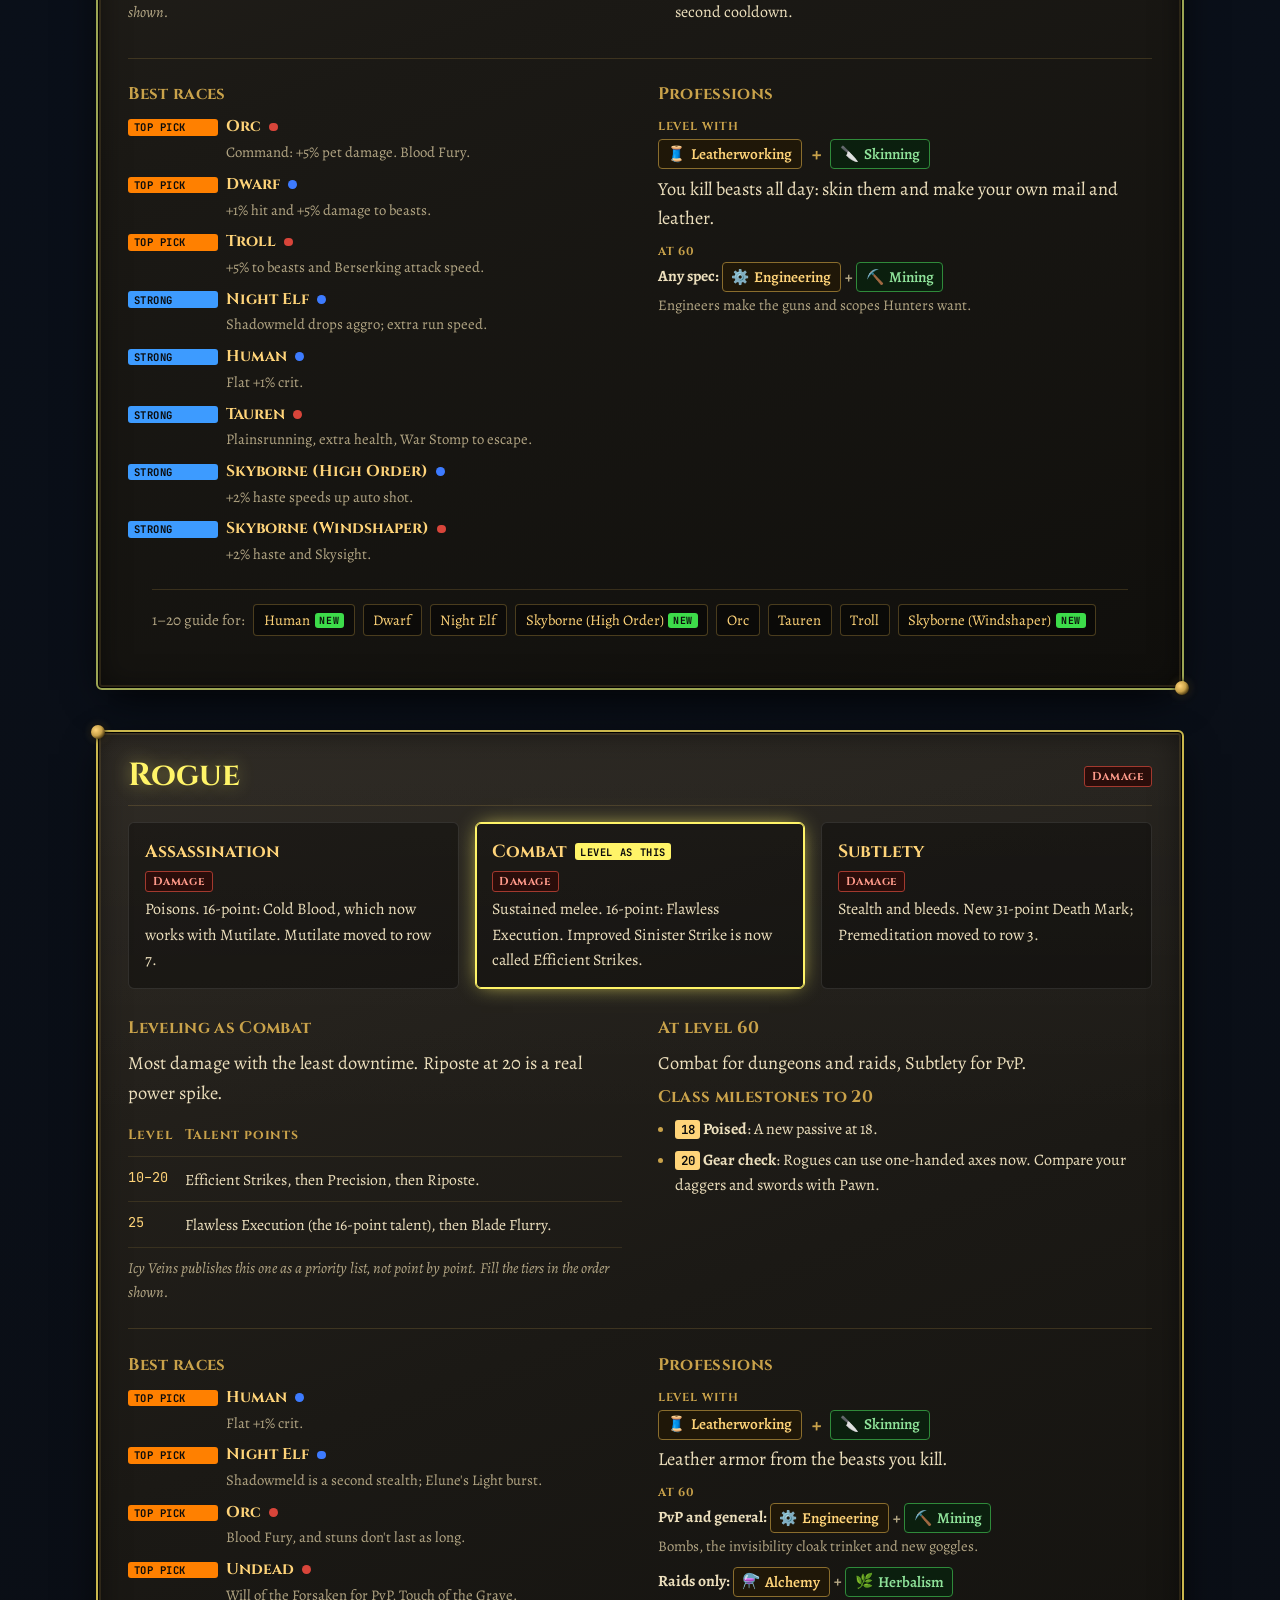
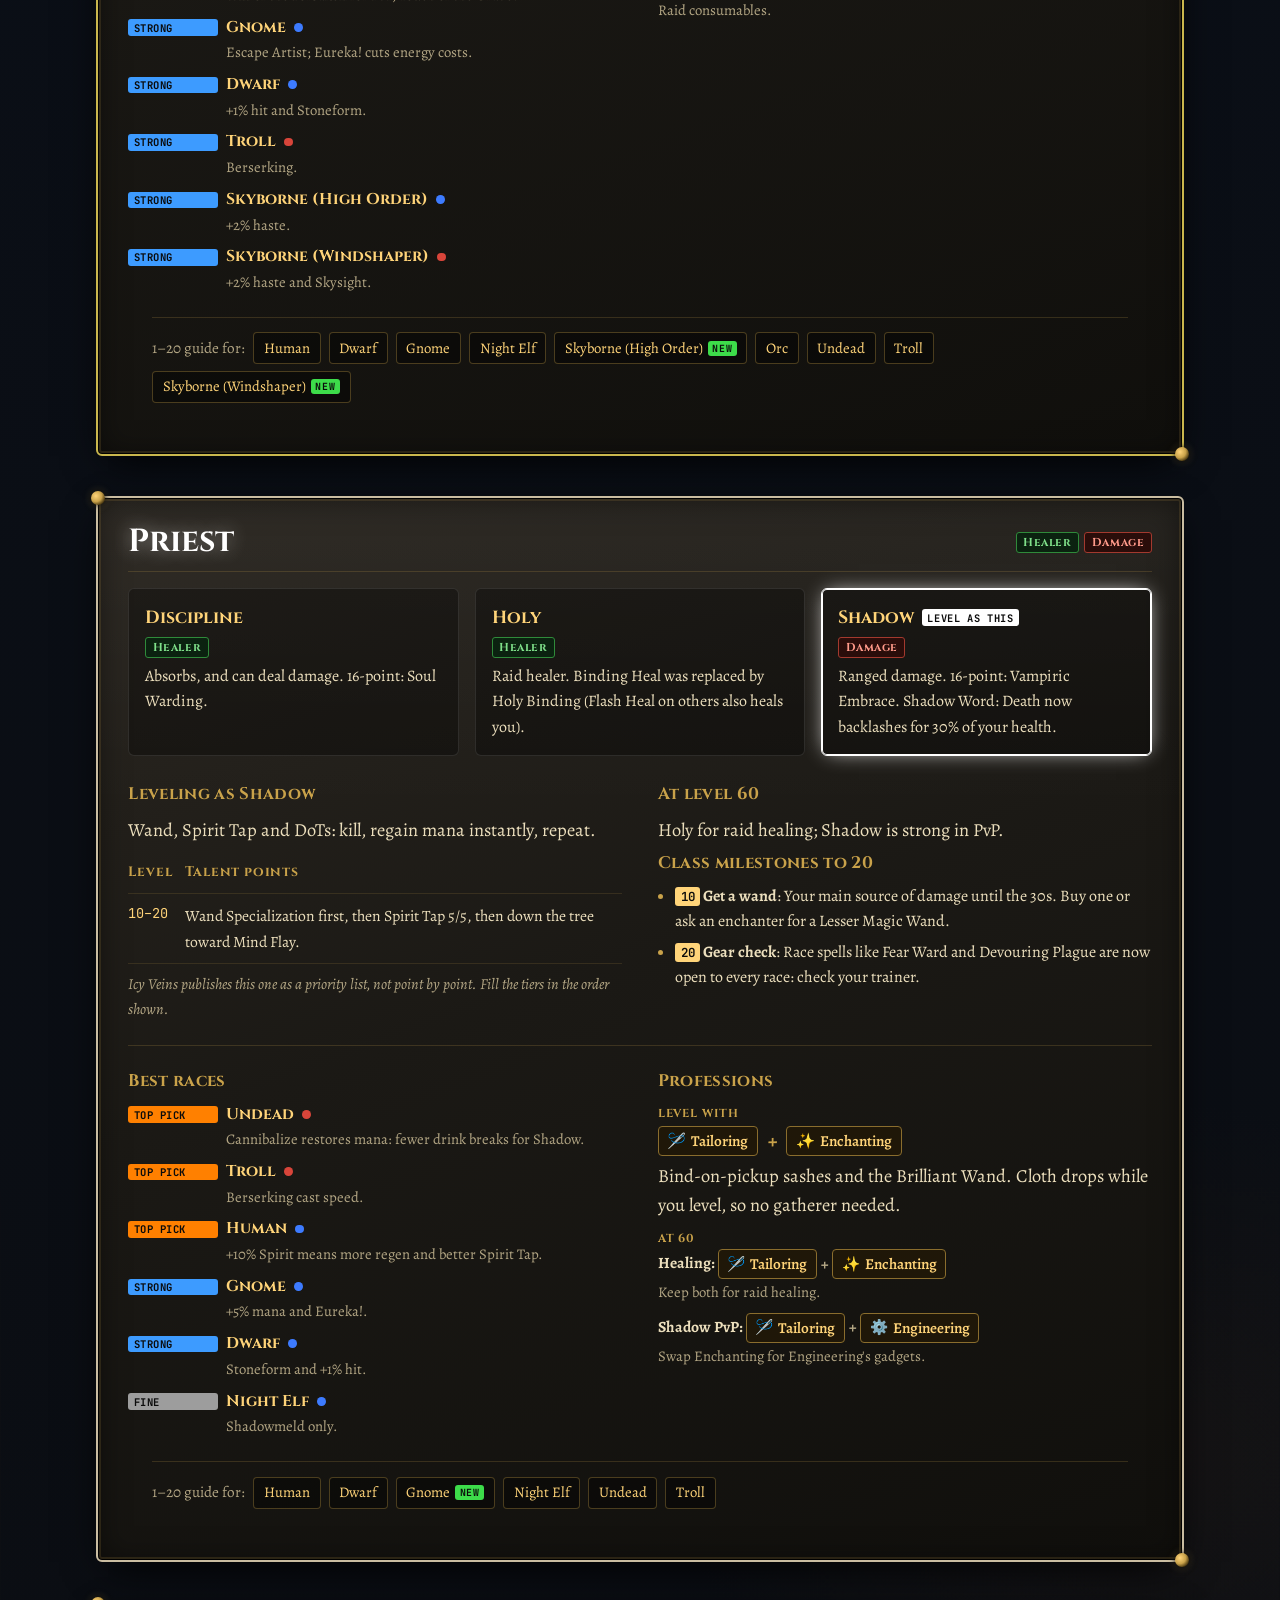
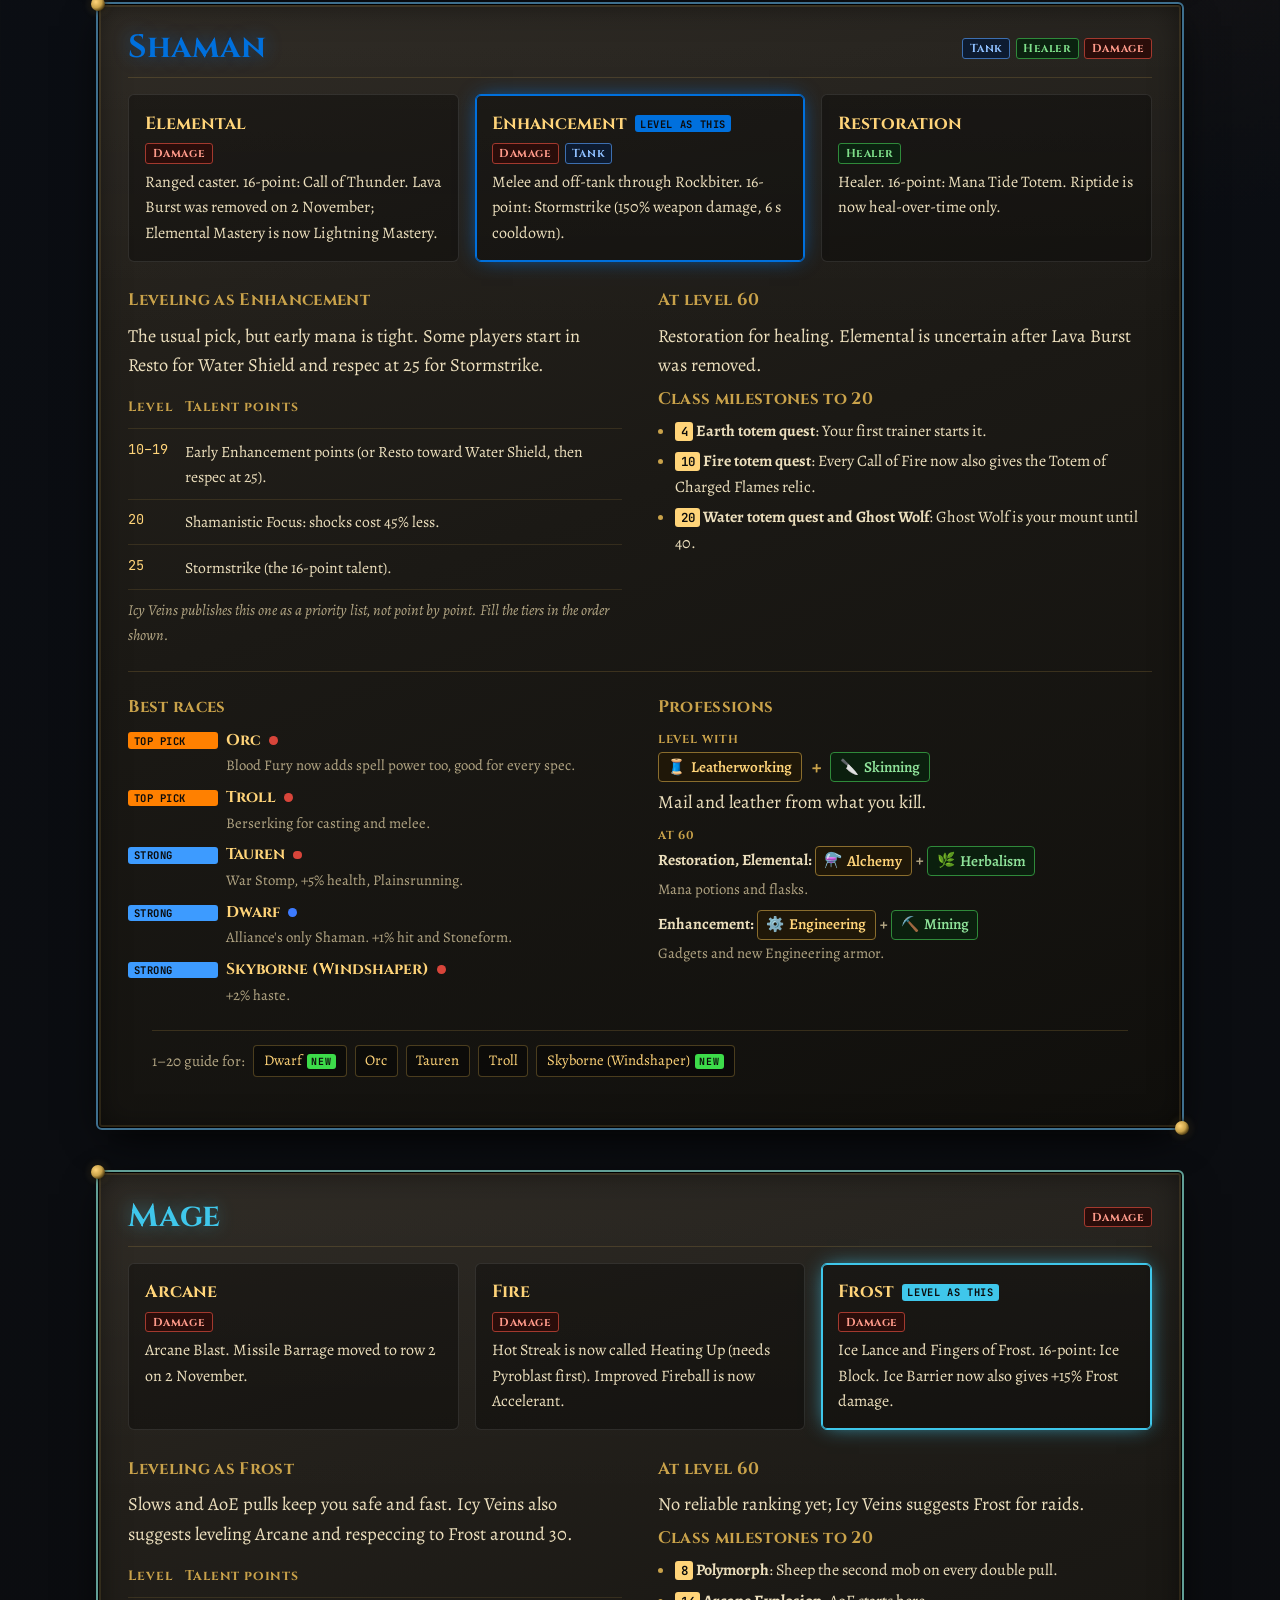
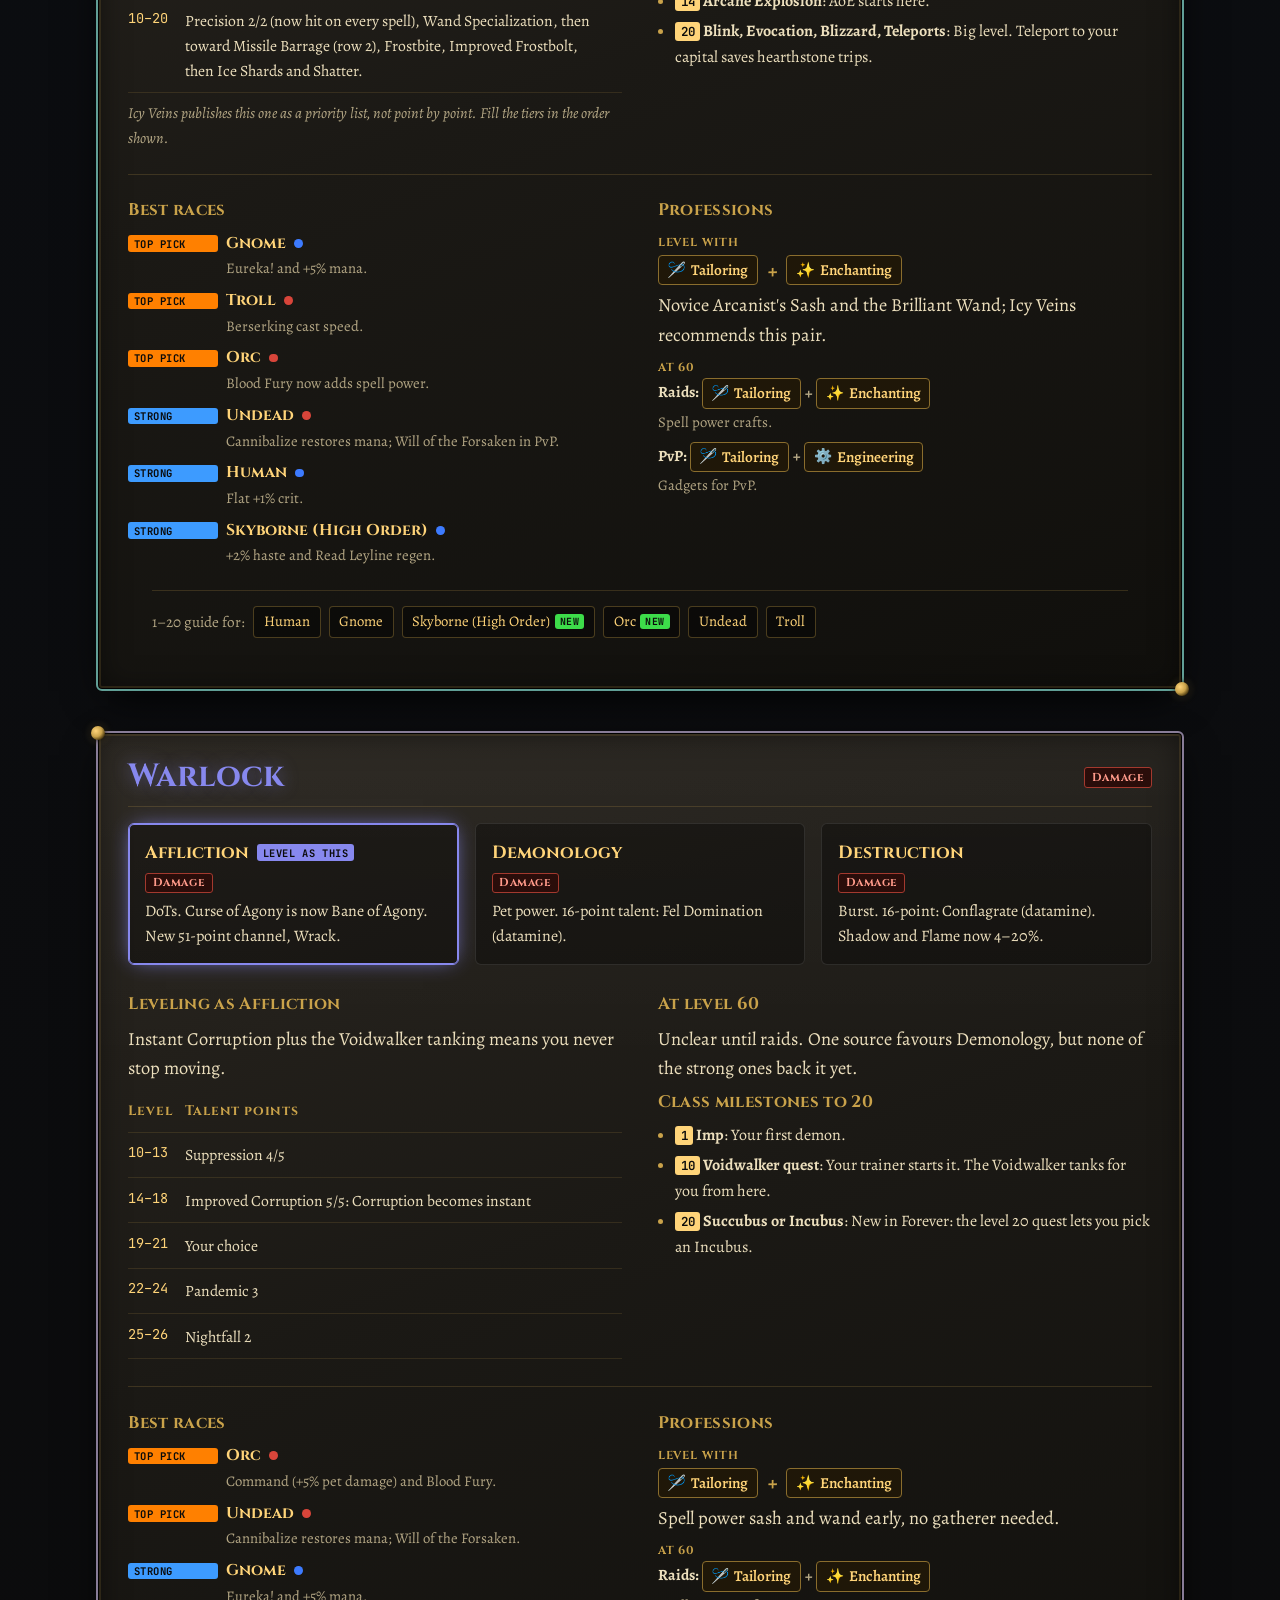
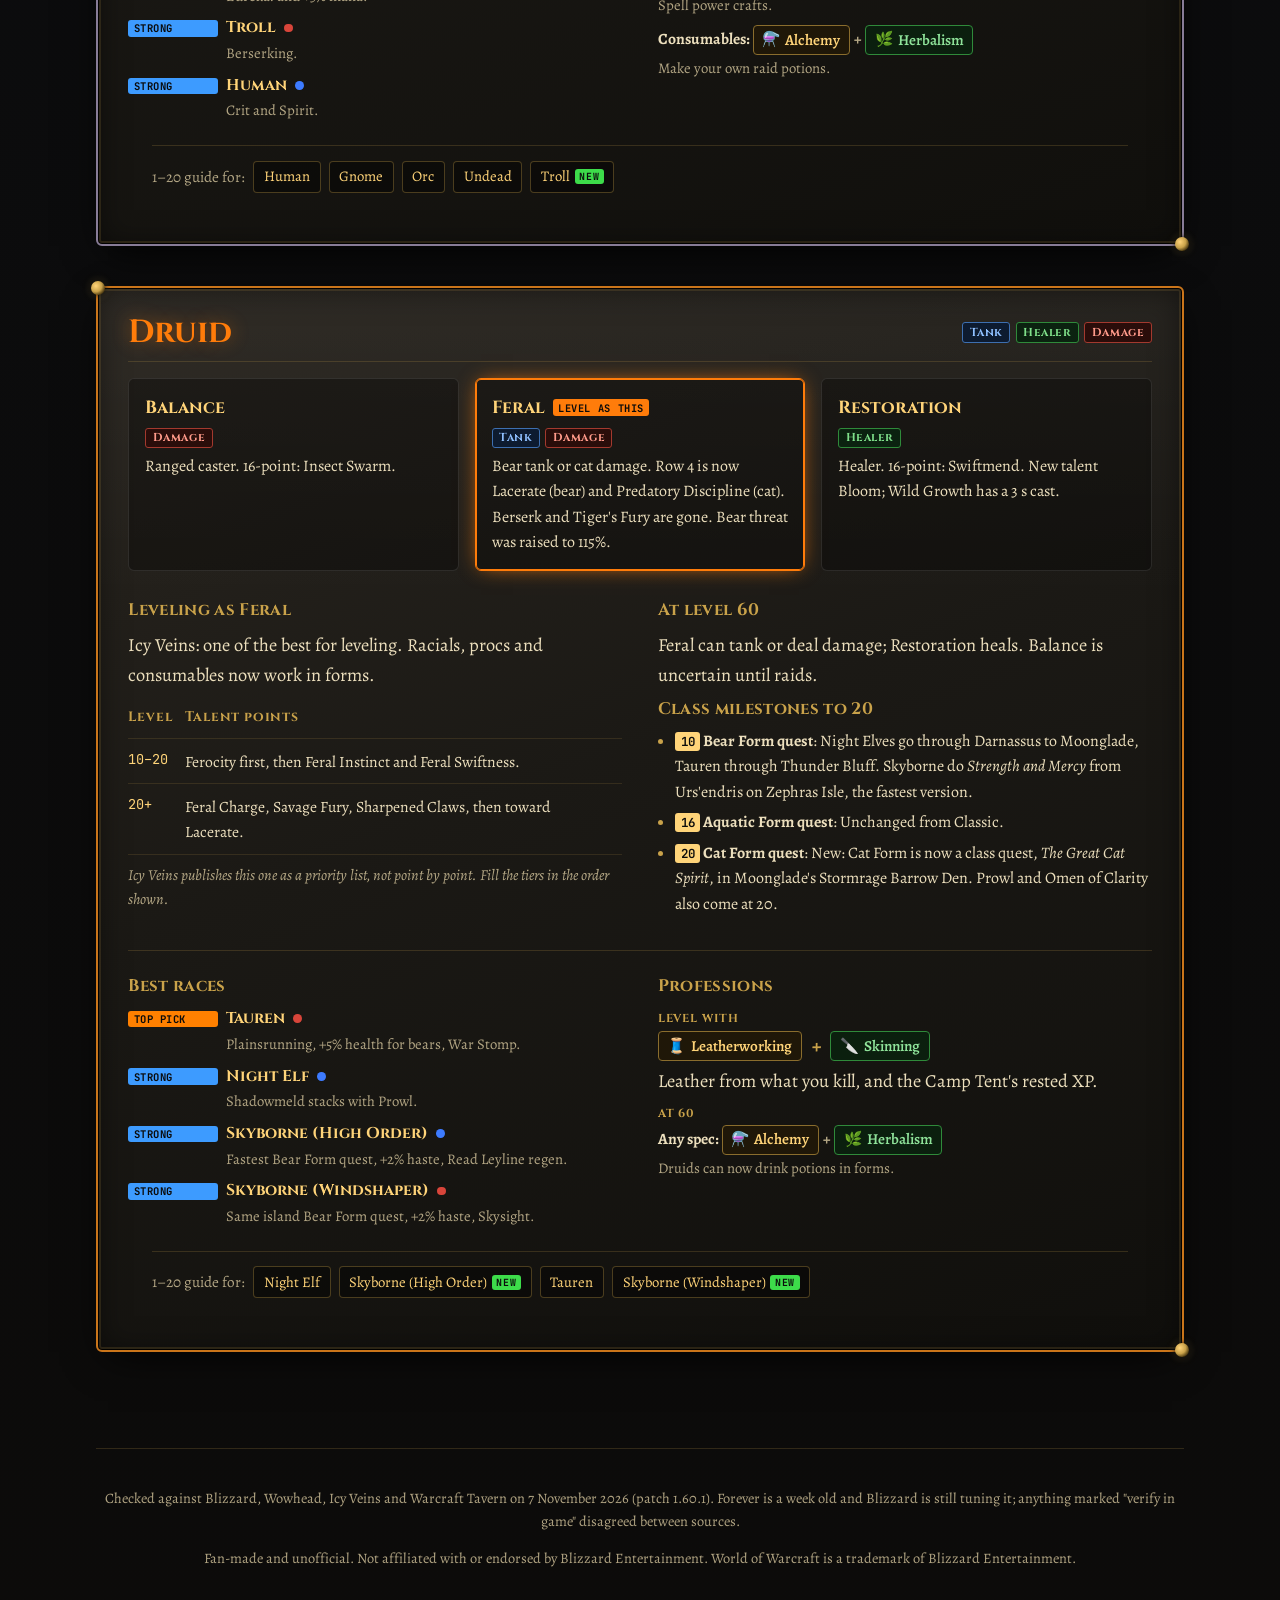
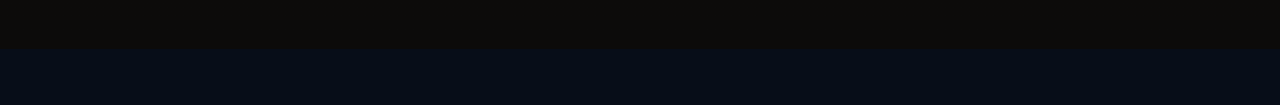
<file: classes.html>
<!doctype html>
<html lang="en">
<head>
<meta charset="utf-8">
<meta name="viewport" content="width=device-width, initial-scale=1">
<title>Forever Class Guides</title>
<meta name="description" content="Every WoW Forever class: specs and roles, what to level as, talent points for 10-20, and the races that suit it.">
<meta name="theme-color" content="#0a1220">
<link rel="preconnect" href="https://fonts.googleapis.com">
<link rel="preconnect" href="https://fonts.gstatic.com" crossorigin>
<link href="https://fonts.googleapis.com/css2?family=Cinzel:wght@500;700;900&family=Cinzel+Decorative:wght@700;900&family=Alegreya:ital,wght@0,400;0,600;0,800;1,400&family=JetBrains+Mono:wght@400;600&display=swap" rel="stylesheet">
<link rel="stylesheet" href="style.css?v=202611081500">
<link rel="stylesheet" href="pages.css?v=202611081500">
<link rel="icon" href="data:image/svg+xml,%3Csvg xmlns='http://www.w3.org/2000/svg' viewBox='0 0 32 32'%3E%3Cpath d='M16 2l4 10 10 4-10 4-4 10-4-10-10-4 10-4z' fill='%23ffd479'/%3E%3C/svg%3E">
</head>
<body data-page="classes" class="subpage">
<a class="skip" href="#main">Skip to the guide</a>
<nav class="actionbar shown" aria-label="Pages">
  <a href="index.html" class="brand"><span class="brand-star" aria-hidden="true"></span><span class="brand-text">Forever Field Guide</span></a>
  <ul class="pagelinks">
    <li><a href="index.html">Setup</a></li>
    <li><a href="classes.html" aria-current="page">Classes</a></li>
    <li><a href="professions.html">Professions</a></li>
    <li><a href="pets.html">Pets</a></li>
    <li><a href="leveling.html">Leveling<span class="long"> 1–20</span></a></li>
  </ul>
</nav>

<header class="pagehead">
  <p class="hero-kicker">Nine classes, twenty-seven specs</p>
  <h1 class="title"><span class="title-line">Class Guides</span></h1>
  <p class="lede">What each spec does in Forever after the 2 November talent changes, which one to level as, and where your first points go.</p>
</header>
<main id="main">
  <section class="chapter tight">
    <div class="chapter-head small-head"><h2>Which race for which class</h2><p class="chapter-sub">Rated on Forever's racials as they work after the launch hotfixes. Top picks are races whose racials help your class in every fight. Any combination here is playable.</p></div>
    <div id="matrix"></div>
    <div class="frame explainer" data-reveal>
      <h2>How Forever talents work</h2>
      <ul>
        <li>Three trees, 51 points, first point at 10. The account-wide Legacy perk <strong>Talented</strong> can move that down to level 5 on alts.</li>
        <li>New: every tree has a fourth one-point "gold" talent in row 4, reached with your <strong>16th point</strong> in the tree, at level 25 if you go straight down. It sits alongside the classic 11, 21 and 31-point talents.</li>
        <li>Talents that only boosted a buff are now baseline: Improved Battle Shout, Divine Spirit, Blessing of Kings, Improved Mark of the Wild.</li>
        <li>Respec at your class trainer in a capital. Dual specialization opens at 40.</li>
        <li>Build guides dated before 4 November are stale: Lava Burst, Binding Heal, Piercing Ice, Berserk and Tiger's Fury are gone.</li>
      </ul>
    </div>
    <nav class="class-nav" aria-label="Classes"></nav>
    <div id="class-list"></div>
  </section>

  <footer>
    <p>Checked against Blizzard, Wowhead, Icy Veins and Warcraft Tavern on <span class="updated"></span>. Forever is a week old and Blizzard is still tuning it; anything marked "verify in game" disagreed between sources.</p>
    <p>Fan-made and unofficial. Not affiliated with or endorsed by Blizzard Entertainment. World of Warcraft is a trademark of Blizzard Entertainment.</p>
  </footer>
</main>
<div class="banner" role="status" aria-live="polite"><span class="banner-text"></span></div>
<div class="fct" aria-hidden="true"></div>
<script src="guide-data.js?v=202611151200"></script>
<script src="build-data.js?v=202611081500"></script>
<script src="pages.js?v=202611081500"></script>
</body>
</html>
</file>
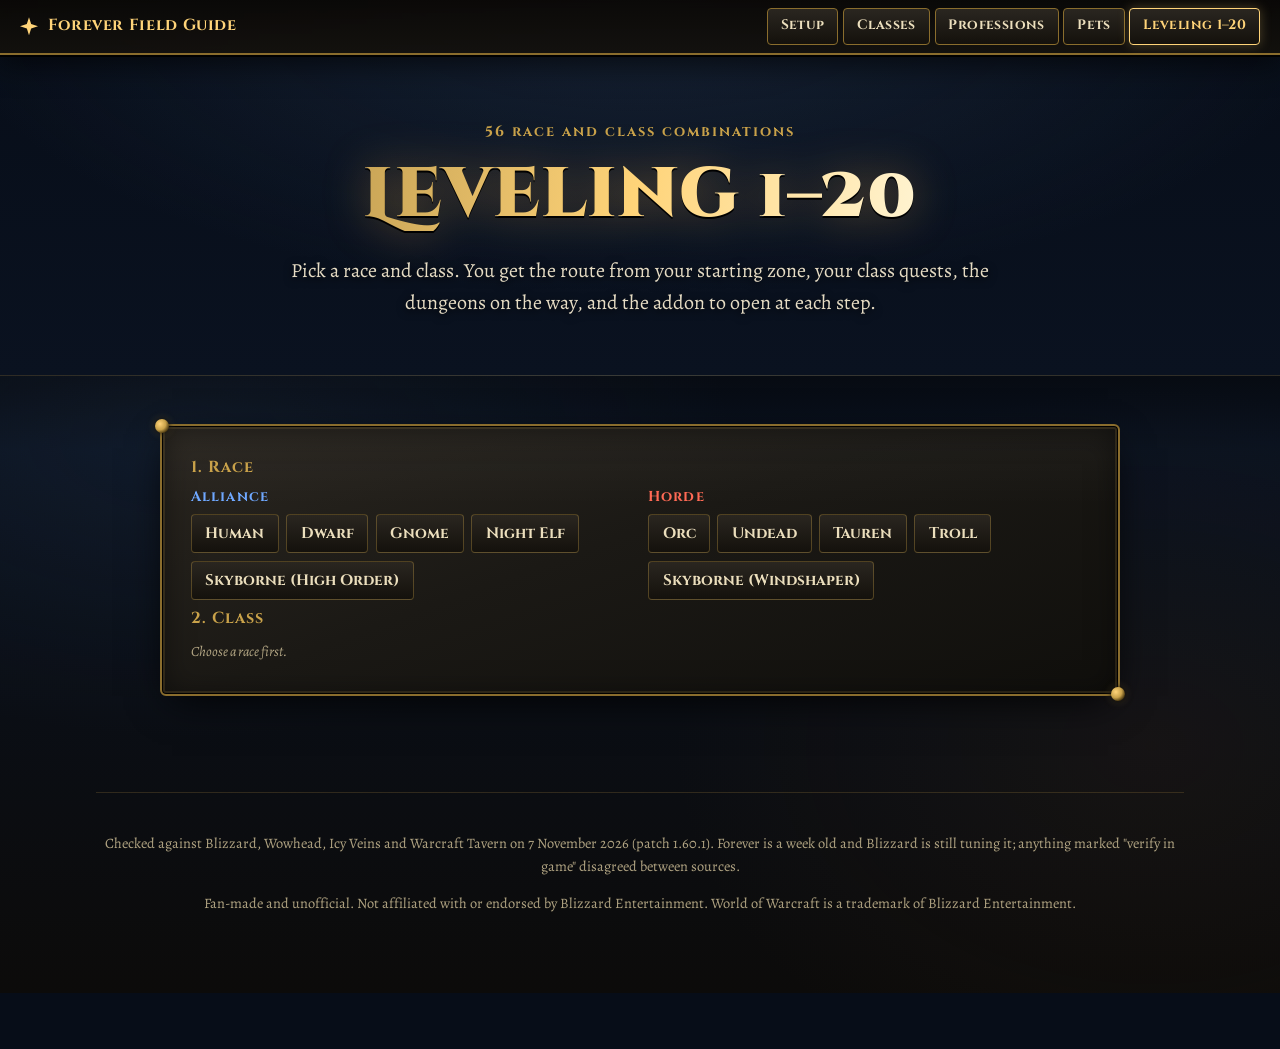
<file: leveling.html>
<!doctype html>
<html lang="en">
<head>
<meta charset="utf-8">
<meta name="viewport" content="width=device-width, initial-scale=1">
<title>Forever Leveling 1–20</title>
<meta name="description" content="A 1-20 leveling guide for every WoW Forever race and class: route, class quests, dungeons and which addon to open when.">
<meta name="theme-color" content="#0a1220">
<link rel="preconnect" href="https://fonts.googleapis.com">
<link rel="preconnect" href="https://fonts.gstatic.com" crossorigin>
<link href="https://fonts.googleapis.com/css2?family=Cinzel:wght@500;700;900&family=Cinzel+Decorative:wght@700;900&family=Alegreya:ital,wght@0,400;0,600;0,800;1,400&family=JetBrains+Mono:wght@400;600&display=swap" rel="stylesheet">
<link rel="stylesheet" href="style.css?v=202611081500">
<link rel="stylesheet" href="pages.css?v=202611081500">
<link rel="icon" href="data:image/svg+xml,%3Csvg xmlns='http://www.w3.org/2000/svg' viewBox='0 0 32 32'%3E%3Cpath d='M16 2l4 10 10 4-10 4-4 10-4-10-10-4 10-4z' fill='%23ffd479'/%3E%3C/svg%3E">
</head>
<body data-page="leveling" class="subpage">
<a class="skip" href="#main">Skip to the guide</a>
<nav class="actionbar shown" aria-label="Pages">
  <a href="index.html" class="brand"><span class="brand-star" aria-hidden="true"></span><span class="brand-text">Forever Field Guide</span></a>
  <ul class="pagelinks">
    <li><a href="index.html">Setup</a></li>
    <li><a href="classes.html">Classes</a></li>
    <li><a href="professions.html">Professions</a></li>
    <li><a href="pets.html">Pets</a></li>
    <li><a href="leveling.html" aria-current="page">Leveling<span class="long"> 1–20</span></a></li>
  </ul>
</nav>

<header class="pagehead">
  <p class="hero-kicker">56 race and class combinations</p>
  <h1 class="title"><span class="title-line">Leveling 1–20</span></h1>
  <p class="lede">Pick a race and class. You get the route from your starting zone, your class quests, the dungeons on the way, and the addon to open at each step.</p>
</header>
<main id="main">
  <section class="chapter tight">
    <div class="frame picker" data-reveal>
      <h2 class="picker-h">1. Race</h2>
      <div class="race-pick"></div>
      <h2 class="picker-h">2. Class</h2>
      <div class="class-pick"></div>
    </div>
    <div id="guide" aria-live="polite"></div>
  </section>

  <footer>
    <p>Checked against Blizzard, Wowhead, Icy Veins and Warcraft Tavern on <span class="updated"></span>. Forever is a week old and Blizzard is still tuning it; anything marked "verify in game" disagreed between sources.</p>
    <p>Fan-made and unofficial. Not affiliated with or endorsed by Blizzard Entertainment. World of Warcraft is a trademark of Blizzard Entertainment.</p>
  </footer>
</main>
<div class="xpbar" role="progressbar" aria-label="Guide progress" aria-valuemin="0" aria-valuemax="100" aria-valuenow="0" hidden>
  <span class="xp-level">Lv <b>1</b></span>
  <div class="xp-track"><div class="xp-fill"></div><div class="xp-ticks" aria-hidden="true"></div></div>
  <span class="xp-text"></span>
</div>
<div class="banner" role="status" aria-live="polite"><span class="banner-text"></span></div>
<div class="fct" aria-hidden="true"></div>
<script src="guide-data.js?v=202611151200"></script>
<script src="build-data.js?v=202611081500"></script>
<script src="pages.js?v=202611081500"></script>
</body>
</html>
</file>
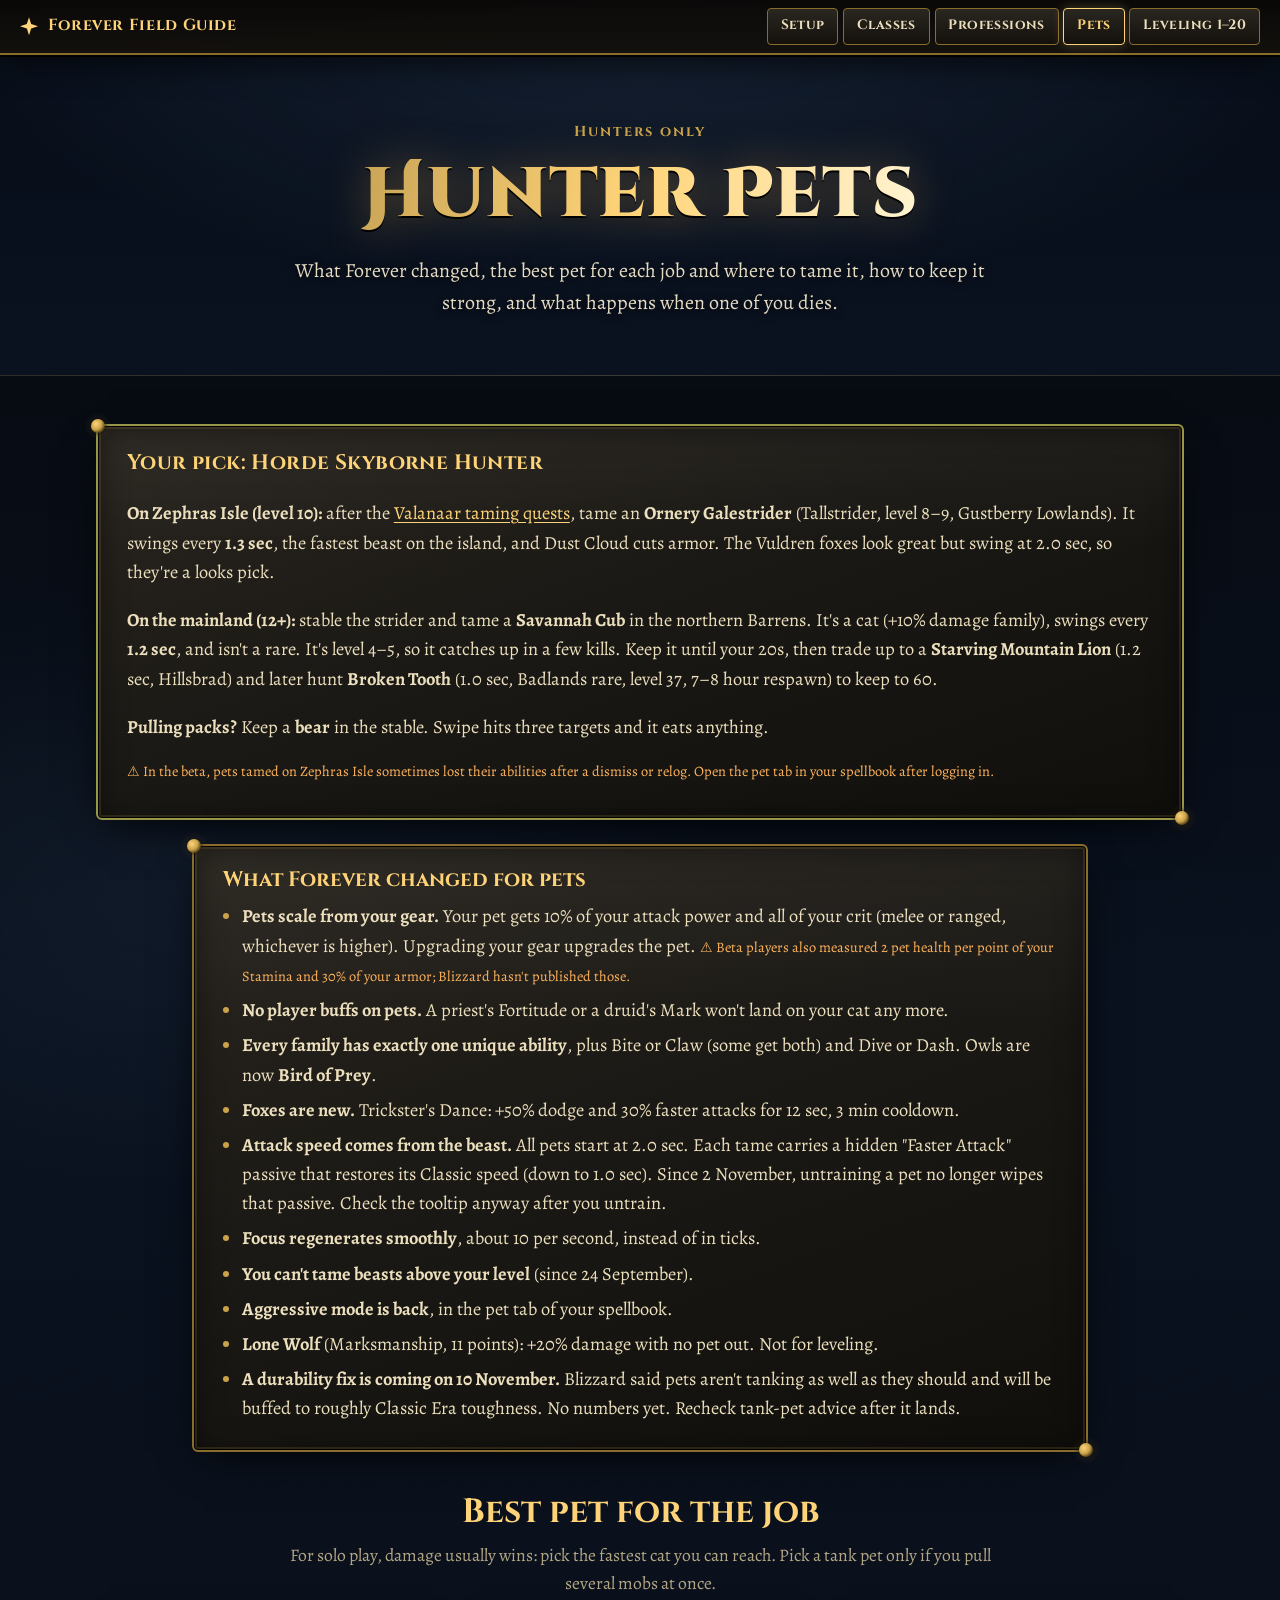
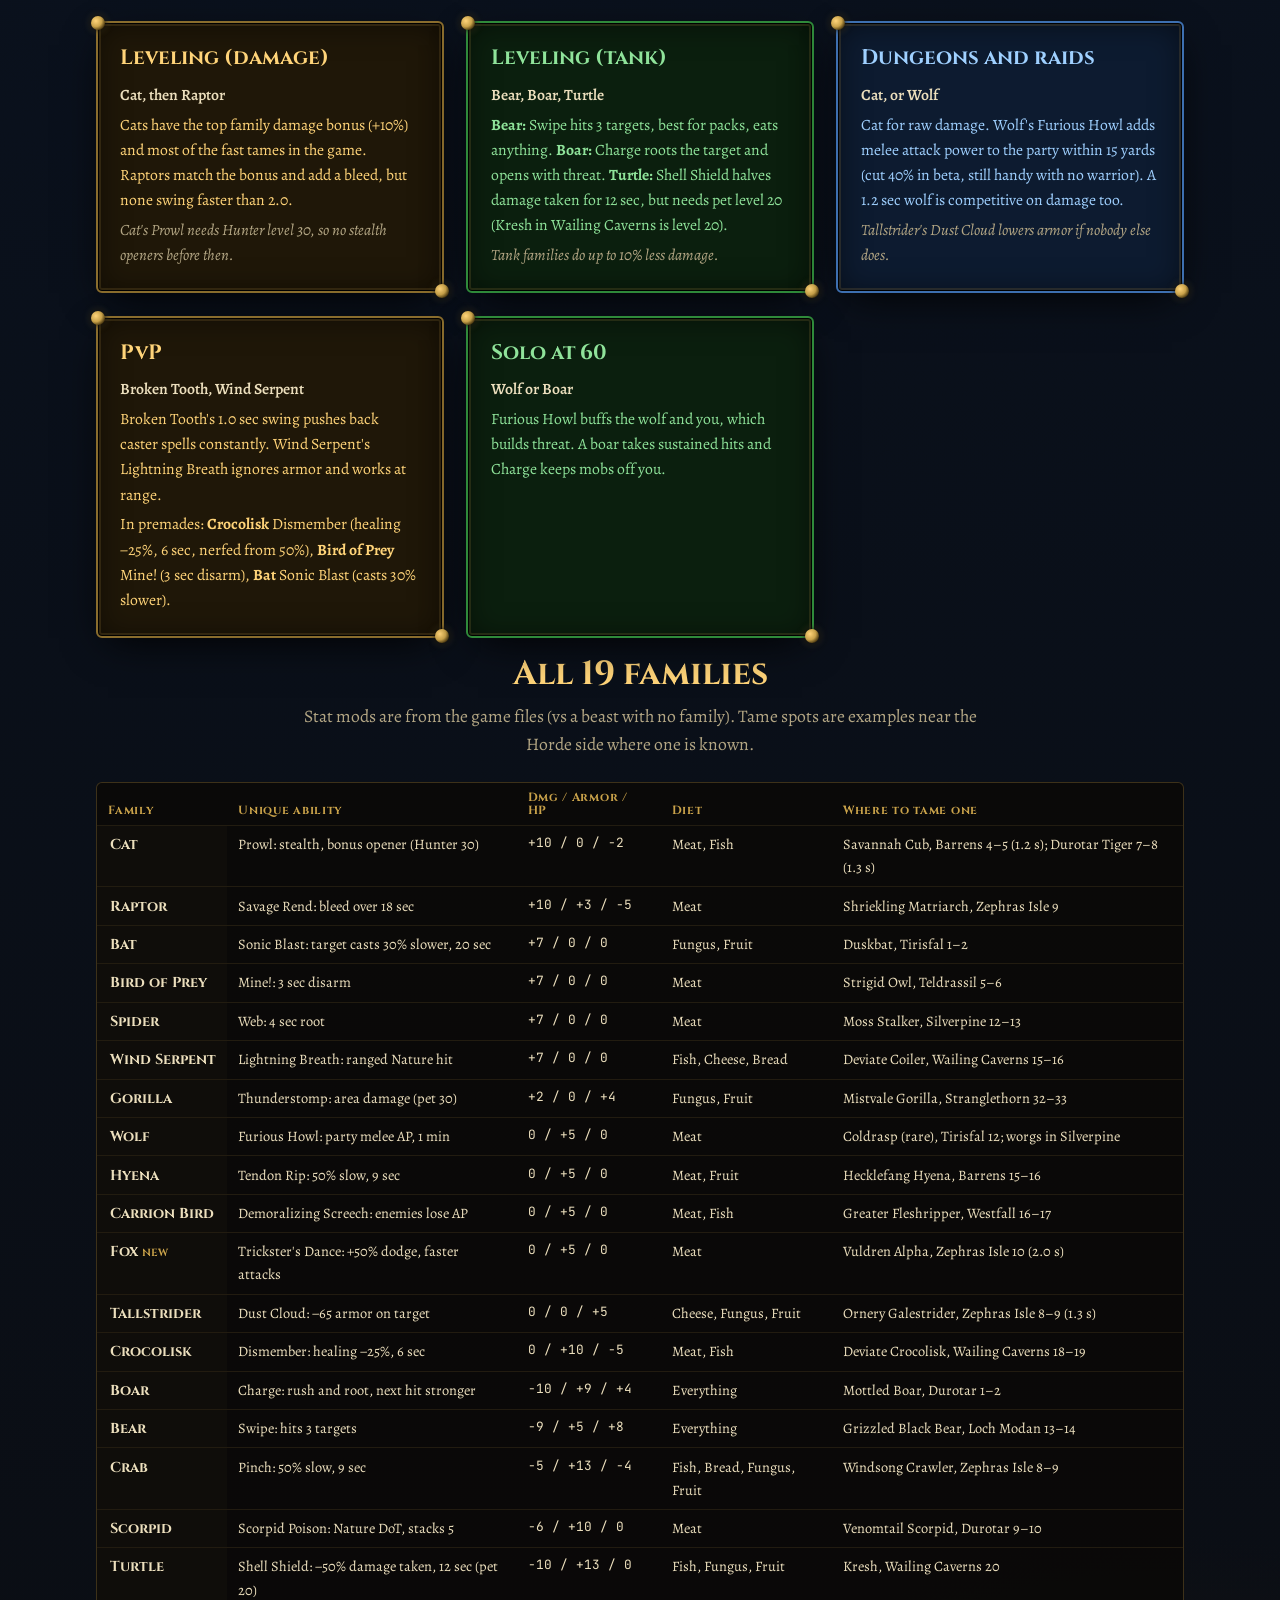
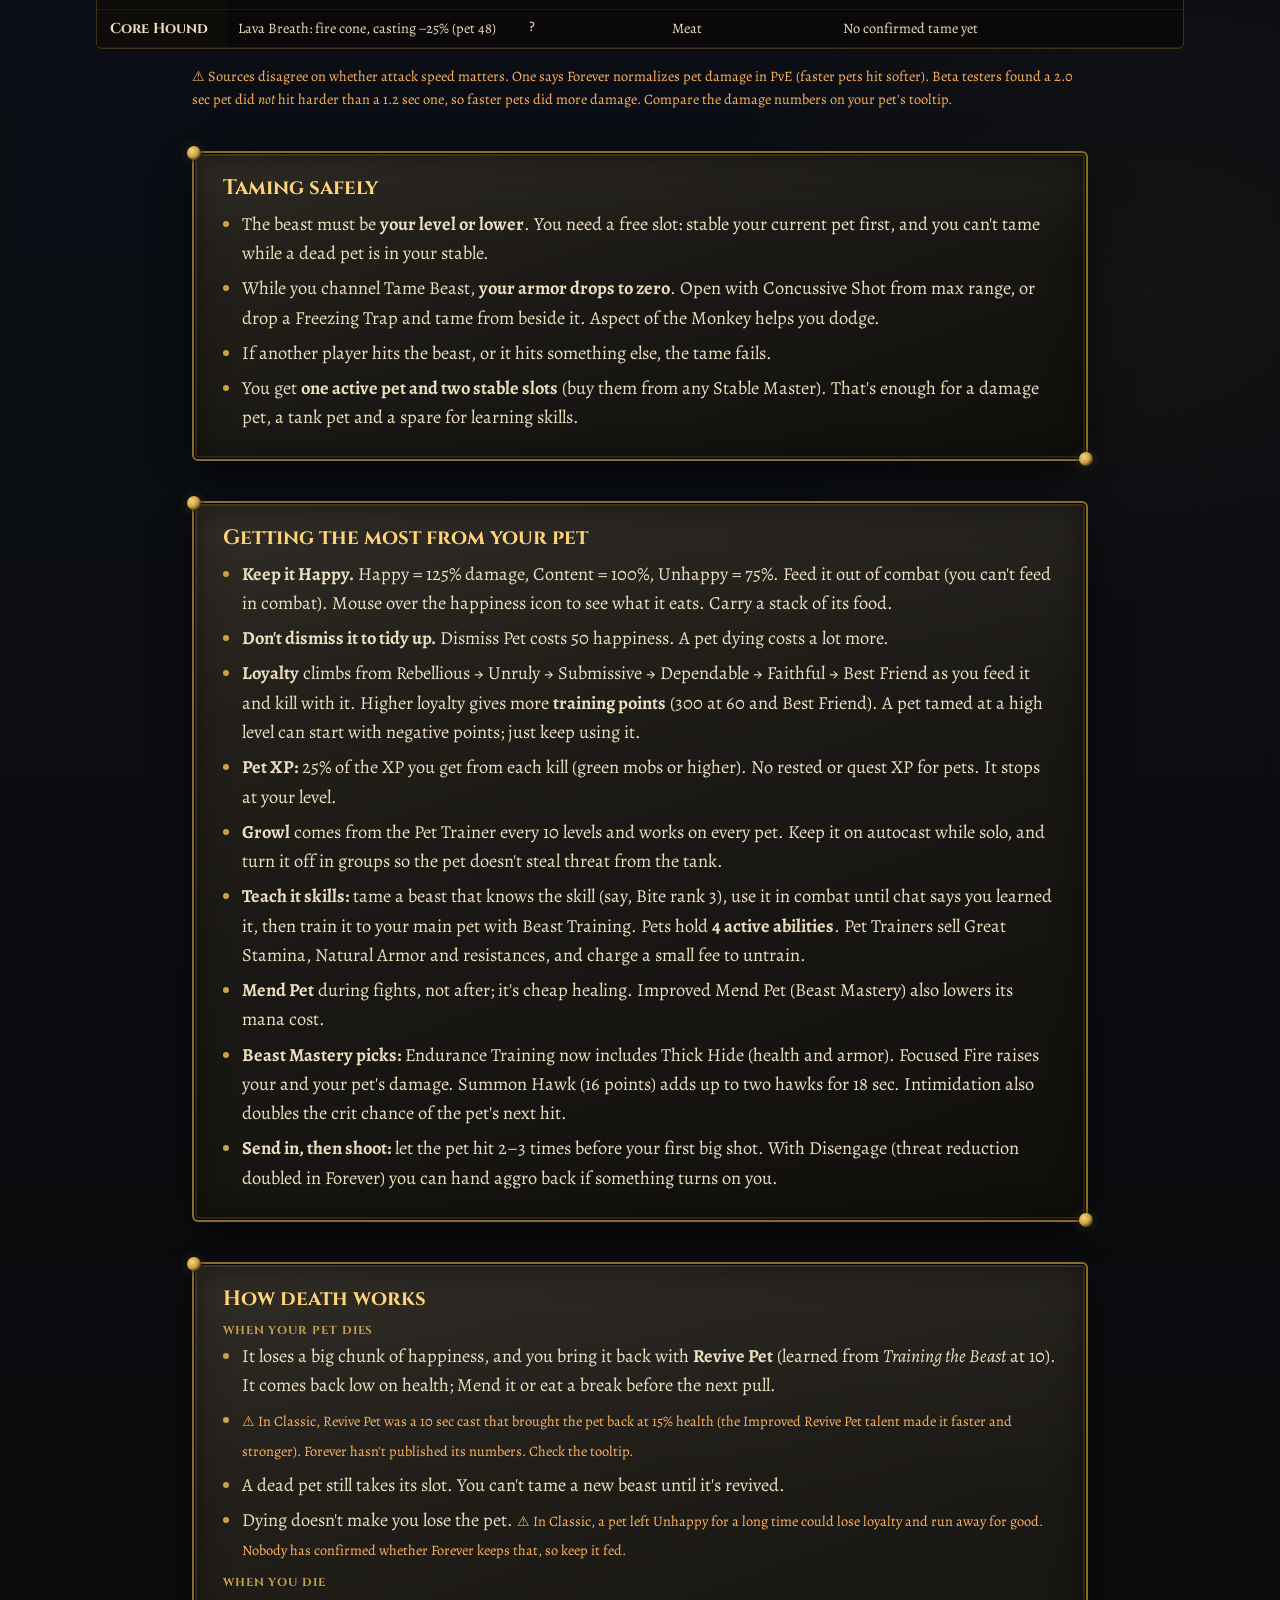
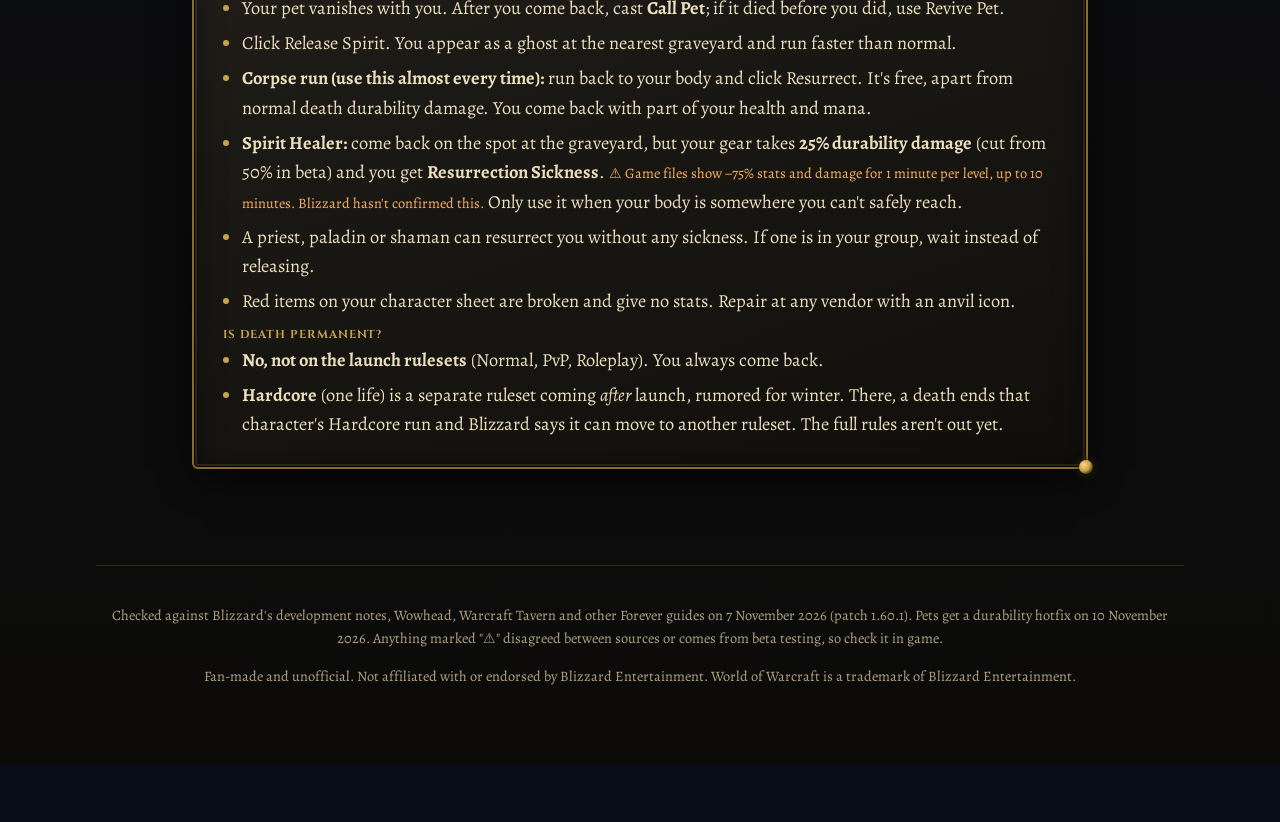
<file: pets.html>
<!doctype html>
<html lang="en">
<head>
<meta charset="utf-8">
<meta name="viewport" content="width=device-width, initial-scale=1">
<title>Forever Hunter Pets</title>
<meta name="description" content="WoW Forever hunter pets: what changed, the best pet for each job, where to tame it, how to keep it happy, and how death works for you and your pet.">
<meta name="theme-color" content="#0a1220">
<link rel="preconnect" href="https://fonts.googleapis.com">
<link rel="preconnect" href="https://fonts.gstatic.com" crossorigin>
<link href="https://fonts.googleapis.com/css2?family=Cinzel:wght@500;700;900&family=Cinzel+Decorative:wght@700;900&family=Alegreya:ital,wght@0,400;0,600;0,800;1,400&family=JetBrains+Mono:wght@400;600&display=swap" rel="stylesheet">
<link rel="stylesheet" href="style.css?v=202611081500">
<link rel="stylesheet" href="pages.css?v=202611081500">
<link rel="icon" href="data:image/svg+xml,%3Csvg xmlns='http://www.w3.org/2000/svg' viewBox='0 0 32 32'%3E%3Cpath d='M16 2l4 10 10 4-10 4-4 10-4-10-10-4 10-4z' fill='%23ffd479'/%3E%3C/svg%3E">
</head>
<body data-page="pets" class="subpage">
<a class="skip" href="#main">Skip to the guide</a>
<nav class="actionbar shown" aria-label="Pages">
  <a href="index.html" class="brand"><span class="brand-star" aria-hidden="true"></span><span class="brand-text">Forever Field Guide</span></a>
  <ul class="pagelinks">
    <li><a href="index.html">Setup</a></li>
    <li><a href="classes.html">Classes</a></li>
    <li><a href="professions.html">Professions</a></li>
    <li><a href="pets.html" aria-current="page">Pets</a></li>
    <li><a href="leveling.html">Leveling<span class="long"> 1–20</span></a></li>
  </ul>
</nav>

<header class="pagehead">
  <p class="hero-kicker">Hunters only</p>
  <h1 class="title"><span class="title-line">Hunter Pets</span></h1>
  <p class="lede">What Forever changed, the best pet for each job and where to tame it, how to keep it strong, and what happens when one of you dies.</p>
</header>
<main id="main">
  <section class="chapter tight">

    <div class="frame buildcard" style="--cc:#abd473" data-reveal>
      <h3>Your pick: Horde Skyborne Hunter</h3>
      <p><strong>On Zephras Isle (level 10):</strong> after the <a href="leveling.html#skyH-hunter">Valanaar taming quests</a>, tame an <strong>Ornery Galestrider</strong> (Tallstrider, level 8–9, Gustberry Lowlands). It swings every <strong>1.3 sec</strong>, the fastest beast on the island, and Dust Cloud cuts armor. The Vuldren foxes look great but swing at 2.0 sec, so they're a looks pick.</p>
      <p><strong>On the mainland (12+):</strong> stable the strider and tame a <strong>Savannah Cub</strong> in the northern Barrens. It's a cat (+10% damage family), swings every <strong>1.2 sec</strong>, and isn't a rare. It's level 4–5, so it catches up in a few kills. Keep it until your 20s, then trade up to a <strong>Starving Mountain Lion</strong> (1.2 sec, Hillsbrad) and later hunt <strong>Broken Tooth</strong> (1.0 sec, Badlands rare, level 37, 7–8 hour respawn) to keep to 60.</p>
      <p><strong>Pulling packs?</strong> Keep a <strong>bear</strong> in the stable. Swipe hits three targets and it eats anything.</p>
      <p class="verify">In the beta, pets tamed on Zephras Isle sometimes lost their abilities after a dismiss or relog. Open the pet tab in your spellbook after logging in.</p>
    </div>

    <div class="frame explainer" data-reveal>
      <h2>What Forever changed for pets</h2>
      <ul>
        <li><strong>Pets scale from your gear.</strong> Your pet gets 10% of your attack power and all of your crit (melee or ranged, whichever is higher). Upgrading your gear upgrades the pet. <span class="verify">Beta players also measured 2 pet health per point of your Stamina and 30% of your armor; Blizzard hasn't published those.</span></li>
        <li><strong>No player buffs on pets.</strong> A priest's Fortitude or a druid's Mark won't land on your cat any more.</li>
        <li><strong>Every family has exactly one unique ability</strong>, plus Bite or Claw (some get both) and Dive or Dash. Owls are now <strong>Bird of Prey</strong>.</li>
        <li><strong>Foxes are new.</strong> Trickster's Dance: +50% dodge and 30% faster attacks for 12 sec, 3 min cooldown.</li>
        <li><strong>Attack speed comes from the beast.</strong> All pets start at 2.0 sec. Each tame carries a hidden "Faster Attack" passive that restores its Classic speed (down to 1.0 sec). Since 2 November, untraining a pet no longer wipes that passive. Check the tooltip anyway after you untrain.</li>
        <li><strong>Focus regenerates smoothly</strong>, about 10 per second, instead of in ticks.</li>
        <li><strong>You can't tame beasts above your level</strong> (since 24 September).</li>
        <li><strong>Aggressive mode is back</strong>, in the pet tab of your spellbook.</li>
        <li><strong>Lone Wolf</strong> (Marksmanship, 11 points): +20% damage with no pet out. Not for leveling.</li>
        <li><strong>A durability fix is coming on 10 November.</strong> Blizzard said pets aren't tanking as well as they should and will be buffed to roughly Classic Era toughness. No numbers yet. Recheck tank-pet advice after it lands.</li>
      </ul>
    </div>

    <div class="chapter-head small-head"><h2>Best pet for the job</h2><p class="chapter-sub">For solo play, damage usually wins: pick the fastest cat you can reach. Pick a tank pet only if you pull several mobs at once.</p></div>
    <div class="profcards">
      <article class="frame profcard prof-craft" data-reveal>
        <h4>Leveling (damage)</h4>
        <p class="makes">Cat, then Raptor</p>
        <p>Cats have the top family damage bonus (+10%) and most of the fast tames in the game. Raptors match the bonus and add a bleed, but none swing faster than 2.0.</p>
        <p class="note">Cat's Prowl needs Hunter level 30, so no stealth openers before then.</p>
      </article>
      <article class="frame profcard prof-gather" data-reveal>
        <h4>Leveling (tank)</h4>
        <p class="makes">Bear, Boar, Turtle</p>
        <p><strong>Bear:</strong> Swipe hits 3 targets, best for packs, eats anything. <strong>Boar:</strong> Charge roots the target and opens with threat. <strong>Turtle:</strong> Shell Shield halves damage taken for 12 sec, but needs pet level 20 (Kresh in Wailing Caverns is level 20).</p>
        <p class="note">Tank families do up to 10% less damage.</p>
      </article>
      <article class="frame profcard prof-secondary" data-reveal>
        <h4>Dungeons and raids</h4>
        <p class="makes">Cat, or Wolf</p>
        <p>Cat for raw damage. Wolf's Furious Howl adds melee attack power to the party within 15 yards (cut 40% in beta, still handy with no warrior). A 1.2 sec wolf is competitive on damage too.</p>
        <p class="note">Tallstrider's Dust Cloud lowers armor if nobody else does.</p>
      </article>
      <article class="frame profcard prof-craft" data-reveal>
        <h4>PvP</h4>
        <p class="makes">Broken Tooth, Wind Serpent</p>
        <p>Broken Tooth's 1.0 sec swing pushes back caster spells constantly. Wind Serpent's Lightning Breath ignores armor and works at range.</p>
        <p>In premades: <strong>Crocolisk</strong> Dismember (healing −25%, 6 sec, nerfed from 50%), <strong>Bird of Prey</strong> Mine! (3 sec disarm), <strong>Bat</strong> Sonic Blast (casts 30% slower).</p>
      </article>
      <article class="frame profcard prof-gather" data-reveal>
        <h4>Solo at 60</h4>
        <p class="makes">Wolf or Boar</p>
        <p>Furious Howl buffs the wolf and you, which builds threat. A boar takes sustained hits and Charge keeps mobs off you.</p>
      </article>
    </div>

    <div class="chapter-head small-head"><h2>All 19 families</h2><p class="chapter-sub">Stat mods are from the game files (vs a beast with no family). Tame spots are examples near the Horde side where one is known.</p></div>
    <div class="matrix-scroll" data-reveal>
      <table class="talents matrix pettable">
        <thead><tr><th scope="col">Family</th><th scope="col">Unique ability</th><th scope="col">Dmg / Armor / HP</th><th scope="col">Diet</th><th scope="col">Where to tame one</th></tr></thead>
        <tbody>
          <tr><th scope="row">Cat</th><td>Prowl: stealth, bonus opener (Hunter 30)</td><td>+10 / 0 / −2</td><td>Meat, Fish</td><td>Savannah Cub, Barrens 4–5 (1.2 s); Durotar Tiger 7–8 (1.3 s)</td></tr>
          <tr><th scope="row">Raptor</th><td>Savage Rend: bleed over 18 sec</td><td>+10 / +3 / −5</td><td>Meat</td><td>Shriekling Matriarch, Zephras Isle 9</td></tr>
          <tr><th scope="row">Bat</th><td>Sonic Blast: target casts 30% slower, 20 sec</td><td>+7 / 0 / 0</td><td>Fungus, Fruit</td><td>Duskbat, Tirisfal 1–2</td></tr>
          <tr><th scope="row">Bird of Prey</th><td>Mine!: 3 sec disarm</td><td>+7 / 0 / 0</td><td>Meat</td><td>Strigid Owl, Teldrassil 5–6</td></tr>
          <tr><th scope="row">Spider</th><td>Web: 4 sec root</td><td>+7 / 0 / 0</td><td>Meat</td><td>Moss Stalker, Silverpine 12–13</td></tr>
          <tr><th scope="row">Wind Serpent</th><td>Lightning Breath: ranged Nature hit</td><td>+7 / 0 / 0</td><td>Fish, Cheese, Bread</td><td>Deviate Coiler, Wailing Caverns 15–16</td></tr>
          <tr><th scope="row">Gorilla</th><td>Thunderstomp: area damage (pet 30)</td><td>+2 / 0 / +4</td><td>Fungus, Fruit</td><td>Mistvale Gorilla, Stranglethorn 32–33</td></tr>
          <tr><th scope="row">Wolf</th><td>Furious Howl: party melee AP, 1 min</td><td>0 / +5 / 0</td><td>Meat</td><td>Coldrasp (rare), Tirisfal 12; worgs in Silverpine</td></tr>
          <tr><th scope="row">Hyena</th><td>Tendon Rip: 50% slow, 9 sec</td><td>0 / +5 / 0</td><td>Meat, Fruit</td><td>Hecklefang Hyena, Barrens 15–16</td></tr>
          <tr><th scope="row">Carrion Bird</th><td>Demoralizing Screech: enemies lose AP</td><td>0 / +5 / 0</td><td>Meat, Fish</td><td>Greater Fleshripper, Westfall 16–17</td></tr>
          <tr><th scope="row">Fox <small>new</small></th><td>Trickster's Dance: +50% dodge, faster attacks</td><td>0 / +5 / 0</td><td>Meat</td><td>Vuldren Alpha, Zephras Isle 10 (2.0 s)</td></tr>
          <tr><th scope="row">Tallstrider</th><td>Dust Cloud: −65 armor on target</td><td>0 / 0 / +5</td><td>Cheese, Fungus, Fruit</td><td>Ornery Galestrider, Zephras Isle 8–9 (1.3 s)</td></tr>
          <tr><th scope="row">Crocolisk</th><td>Dismember: healing −25%, 6 sec</td><td>0 / +10 / −5</td><td>Meat, Fish</td><td>Deviate Crocolisk, Wailing Caverns 18–19</td></tr>
          <tr><th scope="row">Boar</th><td>Charge: rush and root, next hit stronger</td><td>−10 / +9 / +4</td><td>Everything</td><td>Mottled Boar, Durotar 1–2</td></tr>
          <tr><th scope="row">Bear</th><td>Swipe: hits 3 targets</td><td>−9 / +5 / +8</td><td>Everything</td><td>Grizzled Black Bear, Loch Modan 13–14</td></tr>
          <tr><th scope="row">Crab</th><td>Pinch: 50% slow, 9 sec</td><td>−5 / +13 / −4</td><td>Fish, Bread, Fungus, Fruit</td><td>Windsong Crawler, Zephras Isle 8–9</td></tr>
          <tr><th scope="row">Scorpid</th><td>Scorpid Poison: Nature DoT, stacks 5</td><td>−6 / +10 / 0</td><td>Meat</td><td>Venomtail Scorpid, Durotar 9–10</td></tr>
          <tr><th scope="row">Turtle</th><td>Shell Shield: −50% damage taken, 12 sec (pet 20)</td><td>−10 / +13 / 0</td><td>Fish, Fungus, Fruit</td><td>Kresh, Wailing Caverns 20</td></tr>
          <tr><th scope="row">Core Hound</th><td>Lava Breath: fire cone, casting −25% (pet 48)</td><td>?</td><td>Meat</td><td>No confirmed tame yet</td></tr>
        </tbody>
      </table>
    </div>
    <p class="verify" style="max-width:56rem;margin:1rem auto 2.5rem">Sources disagree on whether attack speed matters. One says Forever normalizes pet damage in PvE (faster pets hit softer). Beta testers found a 2.0 sec pet did <em>not</em> hit harder than a 1.2 sec one, so faster pets did more damage. Compare the damage numbers on your pet's tooltip.</p>

    <div class="frame explainer" data-reveal>
      <h2>Taming safely</h2>
      <ul>
        <li>The beast must be <strong>your level or lower</strong>. You need a free slot: stable your current pet first, and you can't tame while a dead pet is in your stable.</li>
        <li>While you channel Tame Beast, <strong>your armor drops to zero</strong>. Open with Concussive Shot from max range, or drop a Freezing Trap and tame from beside it. Aspect of the Monkey helps you dodge.</li>
        <li>If another player hits the beast, or it hits something else, the tame fails.</li>
        <li>You get <strong>one active pet and two stable slots</strong> (buy them from any Stable Master). That's enough for a damage pet, a tank pet and a spare for learning skills.</li>
      </ul>
    </div>

    <div class="frame explainer" data-reveal>
      <h2>Getting the most from your pet</h2>
      <ul>
        <li><strong>Keep it Happy.</strong> Happy = 125% damage, Content = 100%, Unhappy = 75%. Feed it out of combat (you can't feed in combat). Mouse over the happiness icon to see what it eats. Carry a stack of its food.</li>
        <li><strong>Don't dismiss it to tidy up.</strong> Dismiss Pet costs 50 happiness. A pet dying costs a lot more.</li>
        <li><strong>Loyalty</strong> climbs from Rebellious → Unruly → Submissive → Dependable → Faithful → Best Friend as you feed it and kill with it. Higher loyalty gives more <strong>training points</strong> (300 at 60 and Best Friend). A pet tamed at a high level can start with negative points; just keep using it.</li>
        <li><strong>Pet XP:</strong> 25% of the XP you get from each kill (green mobs or higher). No rested or quest XP for pets. It stops at your level.</li>
        <li><strong>Growl</strong> comes from the Pet Trainer every 10 levels and works on every pet. Keep it on autocast while solo, and turn it off in groups so the pet doesn't steal threat from the tank.</li>
        <li><strong>Teach it skills:</strong> tame a beast that knows the skill (say, Bite rank 3), use it in combat until chat says you learned it, then train it to your main pet with Beast Training. Pets hold <strong>4 active abilities</strong>. Pet Trainers sell Great Stamina, Natural Armor and resistances, and charge a small fee to untrain.</li>
        <li><strong>Mend Pet</strong> during fights, not after; it's cheap healing. Improved Mend Pet (Beast Mastery) also lowers its mana cost.</li>
        <li><strong>Beast Mastery picks:</strong> Endurance Training now includes Thick Hide (health and armor). Focused Fire raises your and your pet's damage. Summon Hawk (16 points) adds up to two hawks for 18 sec. Intimidation also doubles the crit chance of the pet's next hit.</li>
        <li><strong>Send in, then shoot:</strong> let the pet hit 2–3 times before your first big shot. With Disengage (threat reduction doubled in Forever) you can hand aggro back if something turns on you.</li>
      </ul>
    </div>

    <div class="frame explainer" id="death" data-reveal>
      <h2>How death works</h2>
      <p class="pair-label">When your pet dies</p>
      <ul>
        <li>It loses a big chunk of happiness, and you bring it back with <strong>Revive Pet</strong> (learned from <em>Training the Beast</em> at 10). It comes back low on health; Mend it or eat a break before the next pull.</li>
        <li><span class="verify">In Classic, Revive Pet was a 10 sec cast that brought the pet back at 15% health (the Improved Revive Pet talent made it faster and stronger). Forever hasn't published its numbers. Check the tooltip.</span></li>
        <li>A dead pet still takes its slot. You can't tame a new beast until it's revived.</li>
        <li>Dying doesn't make you lose the pet. <span class="verify">In Classic, a pet left Unhappy for a long time could lose loyalty and run away for good. Nobody has confirmed whether Forever keeps that, so keep it fed.</span></li>
      </ul>
      <p class="pair-label">When you die</p>
      <ul>
        <li>Your pet vanishes with you. After you come back, cast <strong>Call Pet</strong>; if it died before you did, use Revive Pet.</li>
        <li>Click Release Spirit. You appear as a ghost at the nearest graveyard and run faster than normal.</li>
        <li><strong>Corpse run (use this almost every time):</strong> run back to your body and click Resurrect. It's free, apart from normal death durability damage. You come back with part of your health and mana.</li>
        <li><strong>Spirit Healer:</strong> come back on the spot at the graveyard, but your gear takes <strong>25% durability damage</strong> (cut from 50% in beta) and you get <strong>Resurrection Sickness</strong>. <span class="verify">Game files show −75% stats and damage for 1 minute per level, up to 10 minutes. Blizzard hasn't confirmed this.</span> Only use it when your body is somewhere you can't safely reach.</li>
        <li>A priest, paladin or shaman can resurrect you without any sickness. If one is in your group, wait instead of releasing.</li>
        <li>Red items on your character sheet are broken and give no stats. Repair at any vendor with an anvil icon.</li>
      </ul>
      <p class="pair-label">Is death permanent?</p>
      <ul>
        <li><strong>No, not on the launch rulesets</strong> (Normal, PvP, Roleplay). You always come back.</li>
        <li><strong>Hardcore</strong> (one life) is a separate ruleset coming <em>after</em> launch, rumored for winter. There, a death ends that character's Hardcore run and Blizzard says it can move to another ruleset. The full rules aren't out yet.</li>
      </ul>
    </div>

  </section>
  <footer>
    <p>Checked against Blizzard's development notes, Wowhead, Warcraft Tavern and other Forever guides on <span class="updated"></span>. Pets get a durability hotfix on 10 November 2026. Anything marked "⚠" disagreed between sources or comes from beta testing, so check it in game.</p>
    <p>Fan-made and unofficial. Not affiliated with or endorsed by Blizzard Entertainment. World of Warcraft is a trademark of Blizzard Entertainment.</p>
  </footer>
</main>
<div class="banner" role="status" aria-live="polite"><span class="banner-text"></span></div>
<div class="fct" aria-hidden="true"></div>
<script src="guide-data.js?v=202611151200"></script>
<script src="build-data.js?v=202611081500"></script>
<script src="pages.js?v=202611081500"></script>
</body>
</html>
</file>
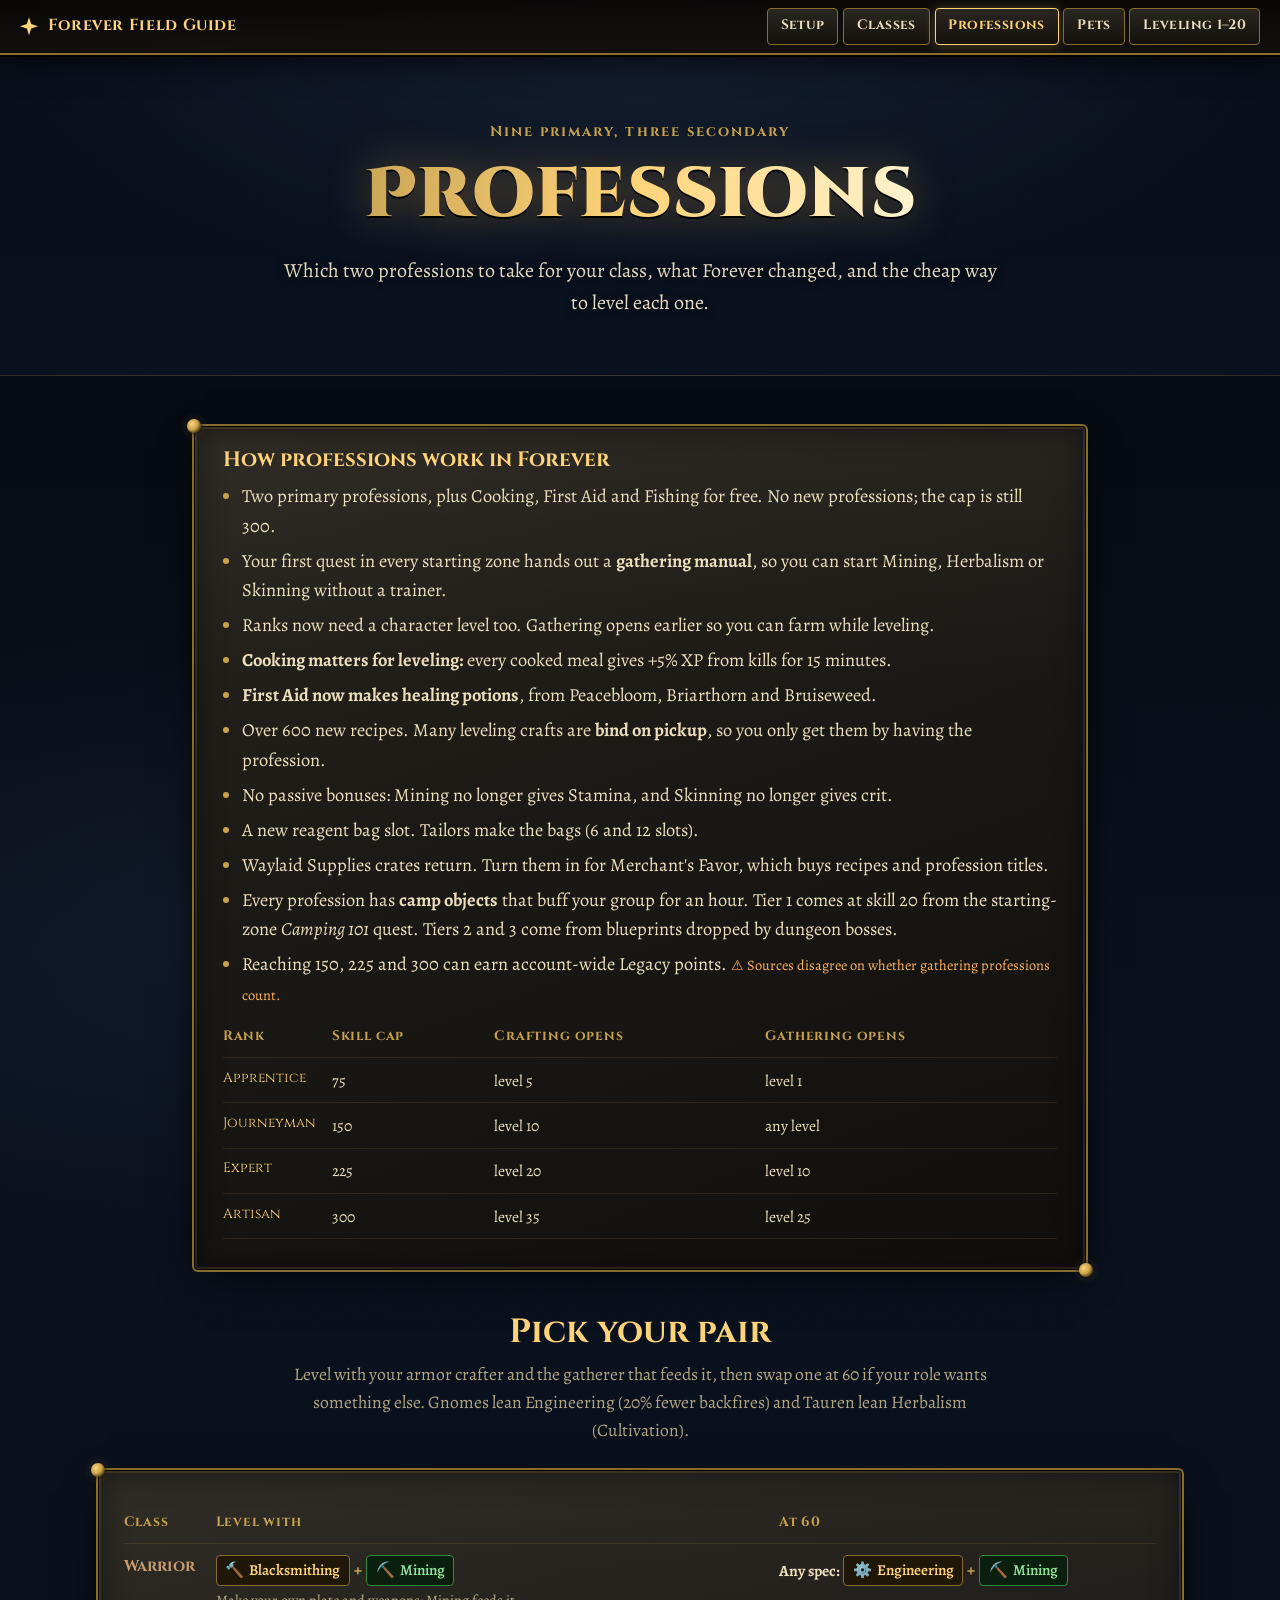
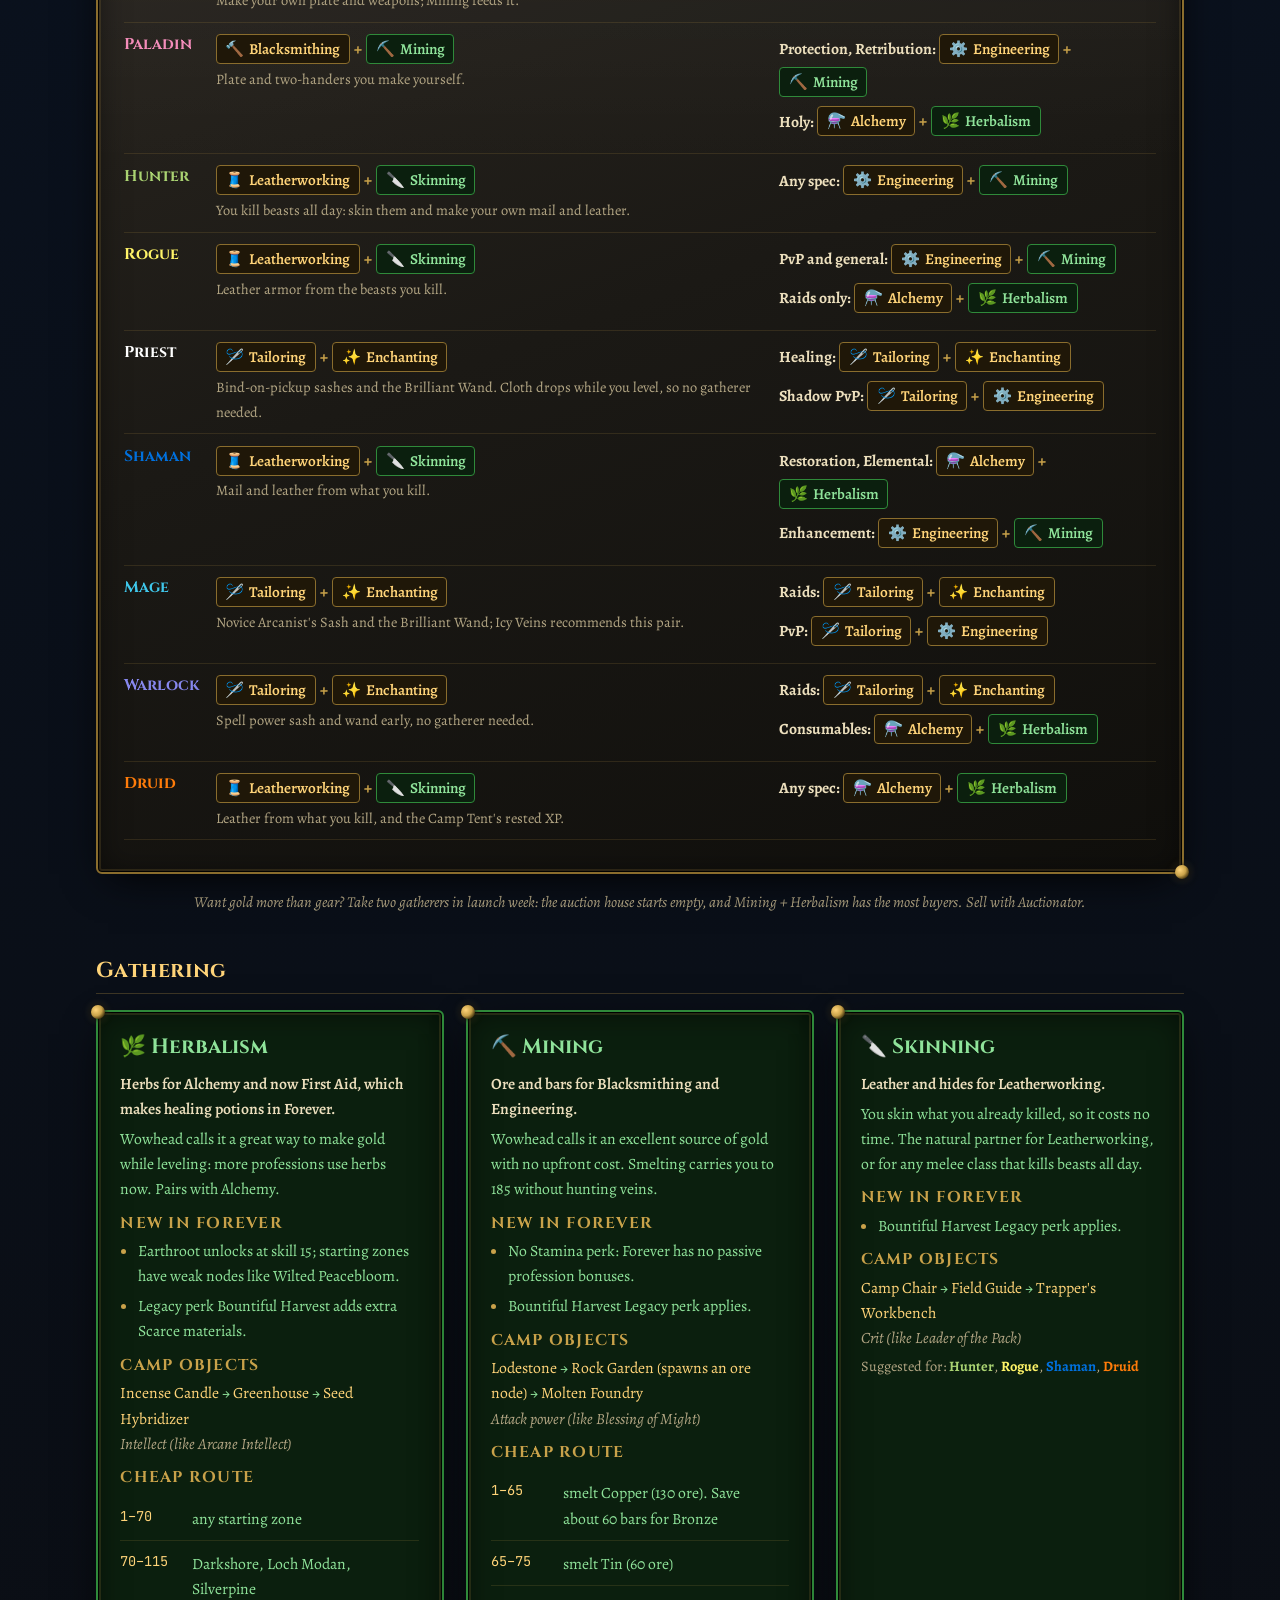
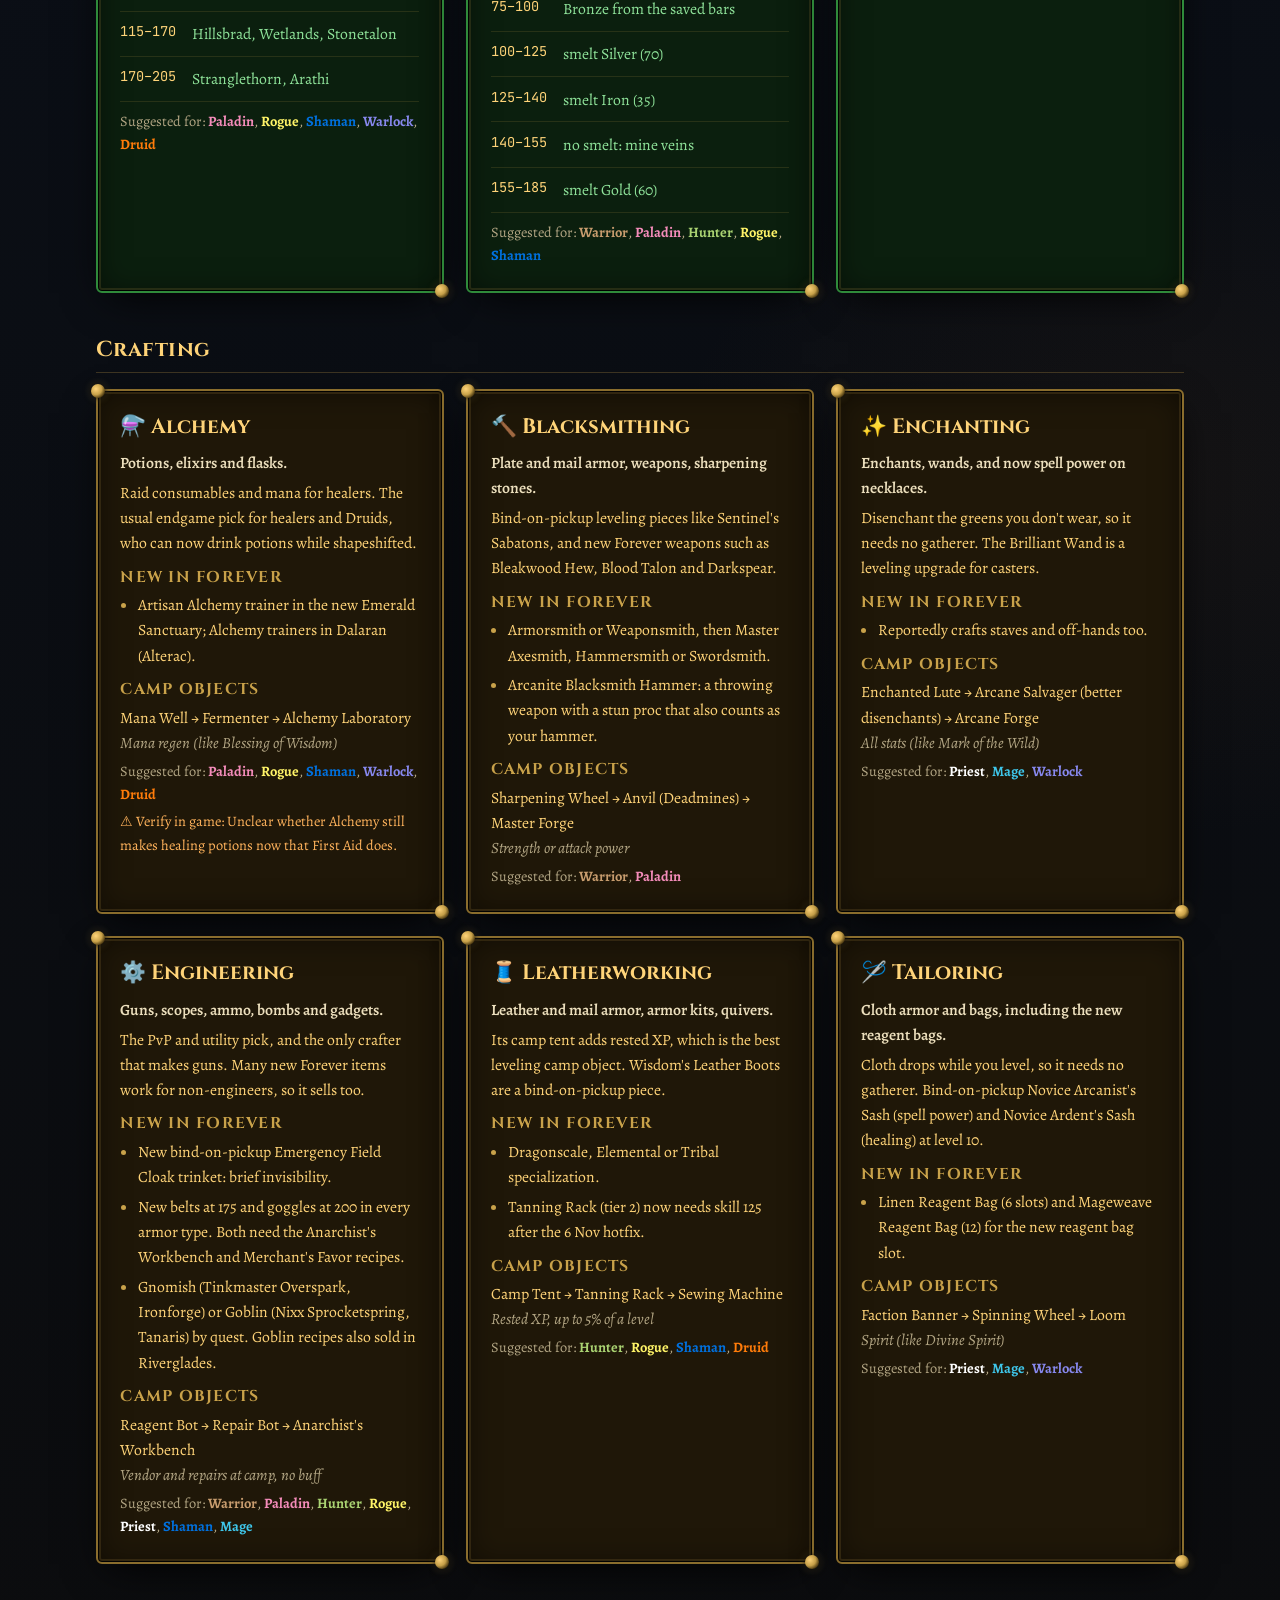
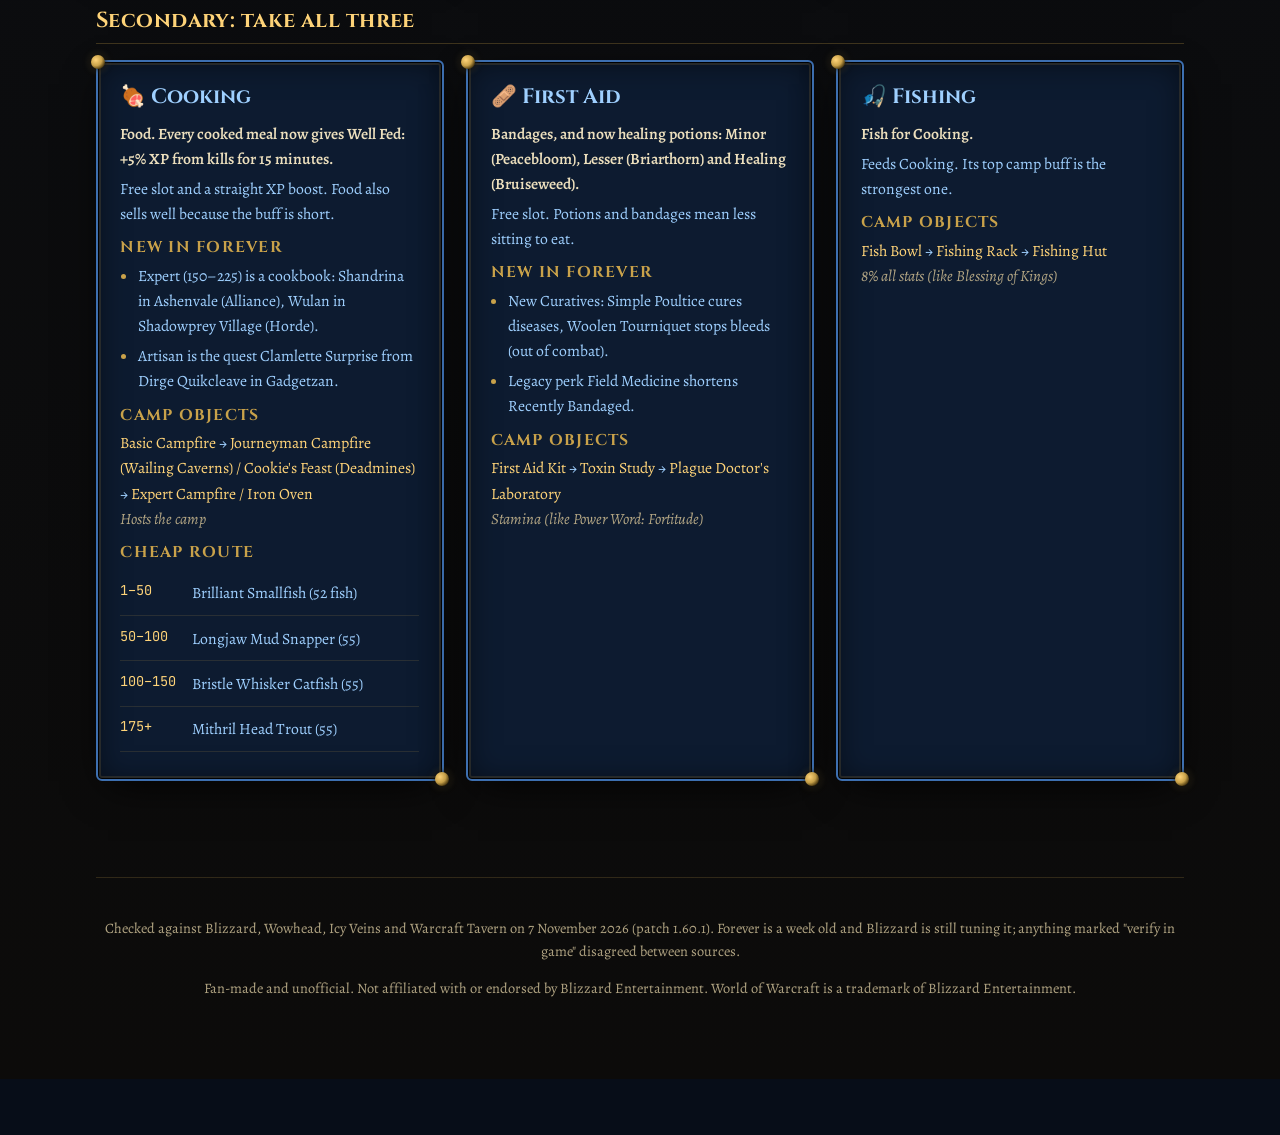
<file: professions.html>
<!doctype html>
<html lang="en">
<head>
<meta charset="utf-8">
<meta name="viewport" content="width=device-width, initial-scale=1">
<title>Forever Professions</title>
<meta name="description" content="WoW Forever professions: which pair to take for each class, what changed, camp objects and cheap leveling routes.">
<meta name="theme-color" content="#0a1220">
<link rel="preconnect" href="https://fonts.googleapis.com">
<link rel="preconnect" href="https://fonts.gstatic.com" crossorigin>
<link href="https://fonts.googleapis.com/css2?family=Cinzel:wght@500;700;900&family=Cinzel+Decorative:wght@700;900&family=Alegreya:ital,wght@0,400;0,600;0,800;1,400&family=JetBrains+Mono:wght@400;600&display=swap" rel="stylesheet">
<link rel="stylesheet" href="style.css?v=202611081500">
<link rel="stylesheet" href="pages.css?v=202611081500">
<link rel="icon" href="data:image/svg+xml,%3Csvg xmlns='http://www.w3.org/2000/svg' viewBox='0 0 32 32'%3E%3Cpath d='M16 2l4 10 10 4-10 4-4 10-4-10-10-4 10-4z' fill='%23ffd479'/%3E%3C/svg%3E">
</head>
<body data-page="professions" class="subpage">
<a class="skip" href="#main">Skip to the guide</a>
<nav class="actionbar shown" aria-label="Pages">
  <a href="index.html" class="brand"><span class="brand-star" aria-hidden="true"></span><span class="brand-text">Forever Field Guide</span></a>
  <ul class="pagelinks">
    <li><a href="index.html">Setup</a></li>
    <li><a href="classes.html">Classes</a></li>
    <li><a href="professions.html" aria-current="page">Professions</a></li>
    <li><a href="pets.html">Pets</a></li>
    <li><a href="leveling.html">Leveling<span class="long"> 1–20</span></a></li>
  </ul>
</nav>

<header class="pagehead">
  <p class="hero-kicker">Nine primary, three secondary</p>
  <h1 class="title"><span class="title-line">Professions</span></h1>
  <p class="lede">Which two professions to take for your class, what Forever changed, and the cheap way to level each one.</p>
</header>
<main id="main">
  <section class="chapter tight">
    <div class="frame explainer" data-reveal>
      <h2>How professions work in Forever</h2>
      <ul>
        <li>Two primary professions, plus Cooking, First Aid and Fishing for free. No new professions; the cap is still 300.</li>
        <li>Your first quest in every starting zone hands out a <strong>gathering manual</strong>, so you can start Mining, Herbalism or Skinning without a trainer.</li>
        <li>Ranks now need a character level too. Gathering opens earlier so you can farm while leveling.</li>
        <li><strong>Cooking matters for leveling:</strong> every cooked meal gives +5% XP from kills for 15 minutes.</li>
        <li><strong>First Aid now makes healing potions</strong>, from Peacebloom, Briarthorn and Bruiseweed.</li>
        <li>Over 600 new recipes. Many leveling crafts are <strong>bind on pickup</strong>, so you only get them by having the profession.</li>
        <li>No passive bonuses: Mining no longer gives Stamina, and Skinning no longer gives crit.</li>
        <li>A new reagent bag slot. Tailors make the bags (6 and 12 slots).</li>
        <li>Waylaid Supplies crates return. Turn them in for Merchant's Favor, which buys recipes and profession titles.</li>
        <li>Every profession has <strong>camp objects</strong> that buff your group for an hour. Tier 1 comes at skill 20 from the starting-zone <em>Camping 101</em> quest. Tiers 2 and 3 come from blueprints dropped by dungeon bosses.</li>
        <li>Reaching 150, 225 and 300 can earn account-wide Legacy points. <span class="verify">Sources disagree on whether gathering professions count.</span></li>
      </ul>
      <table class="talents ranks">
        <thead><tr><th scope="col">Rank</th><th scope="col">Skill cap</th><th scope="col">Crafting opens</th><th scope="col">Gathering opens</th></tr></thead>
        <tbody>
          <tr><td>Apprentice</td><td>75</td><td>level 5</td><td>level 1</td></tr>
          <tr><td>Journeyman</td><td>150</td><td>level 10</td><td>any level</td></tr>
          <tr><td>Expert</td><td>225</td><td>level 20</td><td>level 10</td></tr>
          <tr><td>Artisan</td><td>300</td><td>level 35</td><td>level 25</td></tr>
        </tbody>
      </table>
    </div>

    <div class="chapter-head small-head"><h2>Pick your pair</h2><p class="chapter-sub">Level with your armor crafter and the gatherer that feeds it, then swap one at 60 if your role wants something else. Gnomes lean Engineering (20% fewer backfires) and Tauren lean Herbalism (Cultivation).</p></div>
    <div class="frame" style="padding:1rem 1.6rem" id="pairs" data-reveal></div>
    <p class="note" style="text-align:center">Want gold more than gear? Take two gatherers in launch week: the auction house starts empty, and Mining + Herbalism has the most buyers. Sell with Auctionator.</p>

    <div id="proflist"></div>
  </section>
  <footer>
    <p>Checked against Blizzard, Wowhead, Icy Veins and Warcraft Tavern on <span class="updated"></span>. Forever is a week old and Blizzard is still tuning it; anything marked "verify in game" disagreed between sources.</p>
    <p>Fan-made and unofficial. Not affiliated with or endorsed by Blizzard Entertainment. World of Warcraft is a trademark of Blizzard Entertainment.</p>
  </footer>
</main>
<div class="banner" role="status" aria-live="polite"><span class="banner-text"></span></div>
<div class="fct" aria-hidden="true"></div>
<script src="guide-data.js?v=202611151200"></script>
<script src="build-data.js?v=202611081500"></script>
<script src="pages.js?v=202611081500"></script>
</body>
</html>
</file>
<file: style.css>
:root {
  --sky-top: #070d18;
  --sky-low: #12233a;
  --stone: #1b1915;
  --stone-hi: #2a2620;
  --stone-lo: #100f0c;
  --gold: #c9a24a;
  --gold-hi: #ffd479;
  --gold-dim: #8a6d2d;
  --parchment: #ecdfbd;
  --parchment-dim: #b3a684;
  --ember: #ff7a2f;
  --blood: #d8453a;
  --q-legendary: #ff8000;
  --q-epic: #b65cff;
  --q-rare: #3d9bff;
  --q-uncommon: #3ddc4a;
  --display: "Cinzel", "Trajan Pro", Georgia, serif;
  --deco: "Cinzel Decorative", "Cinzel", Georgia, serif;
  --serif: "Alegreya", Georgia, serif;
  --mono: "JetBrains Mono", Consolas, monospace;
  color-scheme: dark;
}

* { box-sizing: border-box; }
html { scroll-behavior: smooth; scroll-padding-top: 5rem; }
body {
  margin: 0;
  background: var(--sky-top);
  color: var(--parchment);
  font-family: var(--serif);
  font-size: 1.15rem;
  line-height: 1.6;
  -webkit-font-smoothing: antialiased;
  font-variant-ligatures: no-common-ligatures no-discretionary-ligatures;
  padding-bottom: 3.5rem; /* room for the XP bar */
}
/* faint stone texture over everything below the hero */
main {
  background:
    radial-gradient(900px 500px at 15% 10%, #2b3f5a33, transparent 60%),
    radial-gradient(800px 600px at 90% 60%, #5a3a1a22, transparent 60%),
    linear-gradient(180deg, #070b12 0%, #0a1220 12%, #0a0f18 40%, #0c0b0a 100%);
  position: relative;
}
main::before {
  content: ""; position: absolute; inset: 0; pointer-events: none; opacity: .5;
  background-image: url("data:image/svg+xml,%3Csvg xmlns='http://www.w3.org/2000/svg' width='160' height='160'%3E%3Cfilter id='n'%3E%3CfeTurbulence type='fractalNoise' baseFrequency='.9' numOctaves='2' stitchTiles='stitch'/%3E%3CfeColorMatrix values='0 0 0 0 0  0 0 0 0 0  0 0 0 0 0  0 0 0 .06 0'/%3E%3C/filter%3E%3Crect width='160' height='160' filter='url(%23n)'/%3E%3C/svg%3E");
}

a { color: var(--gold-hi); text-underline-offset: 3px; }
a:hover { color: #fff1c2; }
:focus-visible { outline: 2px solid var(--gold-hi); outline-offset: 3px; border-radius: 3px; }
.skip { position: absolute; left: -999px; top: 0; background: var(--gold-hi); color: #000; padding: .5rem 1rem; z-index: 100; }
.skip:focus { left: 1rem; top: 1rem; }

code {
  font-family: var(--mono); font-size: .82em;
  background: #00000055; color: var(--gold-hi);
  border: 1px solid #c9a24a33;
  padding: .06em .38em; border-radius: 3px;
}

/* ---------- Ornate frame (stone panel, gold trim, corner studs) ---------- */
.frame {
  position: relative;
  background:
    linear-gradient(180deg, #ffffff08, transparent 30%),
    linear-gradient(160deg, var(--stone-hi), var(--stone) 45%, var(--stone-lo));
  border: 2px solid var(--gold-dim);
  border-radius: 6px;
  box-shadow:
    inset 0 0 0 1px #000,
    inset 0 0 0 3px #c9a24a26,
    inset 0 2px 30px #00000080,
    0 12px 40px -12px #000;
}
.frame::before, .frame::after {
  content: ""; position: absolute; width: 14px; height: 14px; pointer-events: none;
  background: radial-gradient(circle at 35% 35%, var(--gold-hi), var(--gold) 45%, #4a3810 75%);
  border-radius: 50%;
  box-shadow: 0 0 6px #000, 0 0 10px #ffd47944;
}
.frame::before { top: -7px; left: -7px; }
.frame::after { bottom: -7px; right: -7px; }

/* ---------- Action bar ---------- */
.actionbar {
  position: fixed; top: 0; left: 0; right: 0; z-index: 50;
  display: flex; align-items: center; justify-content: space-between; gap: 1rem;
  padding: .5rem 1.25rem;
  background: linear-gradient(180deg, #0a0806f0, #14110ce6);
  border-bottom: 2px solid var(--gold-dim);
  box-shadow: 0 2px 0 #000, 0 8px 30px #000a;
  backdrop-filter: blur(6px);
  transform: translateY(-110%);
  transition: transform .45s cubic-bezier(.2,.8,.2,1);
}
.actionbar.shown { transform: none; }
.brand { display: flex; align-items: center; gap: .6rem; text-decoration: none; color: var(--gold-hi); font-family: var(--display); font-weight: 700; letter-spacing: .04em; font-size: 1rem; }
.brand-star { width: 18px; height: 18px; background: var(--gold-hi); clip-path: polygon(50% 0, 62% 38%, 100% 50%, 62% 62%, 50% 100%, 38% 62%, 0 50%, 38% 38%); animation: spin 8s linear infinite; filter: drop-shadow(0 0 6px var(--gold-hi)); }
.actionbar ol { display: flex; gap: .35rem; list-style: none; margin: 0; padding: 0; }
.actionbar li a {
  position: relative; display: flex; flex-direction: column; align-items: center; justify-content: flex-end;
  width: 4.4rem; height: 2.9rem; padding-bottom: .3rem;
  text-decoration: none; color: var(--parchment); font-family: var(--display); font-size: .7rem; font-weight: 700; letter-spacing: .03em;
  background: radial-gradient(circle at 50% 30%, #3a332a, #15120e 75%);
  border: 1px solid #000; outline: 1px solid var(--gold-dim); outline-offset: -3px;
  border-radius: 4px;
  box-shadow: inset 0 0 12px #000;
  transition: transform .12s, box-shadow .2s, color .2s;
}
.actionbar li a kbd { position: absolute; top: 2px; right: 5px; font: 600 .7rem var(--mono); color: #fff; text-shadow: 0 0 3px #000, 0 0 3px #000; }
.actionbar li a:hover { color: var(--gold-hi); box-shadow: inset 0 0 12px #000, 0 0 12px #ffd47966; }
.actionbar li a:active { transform: scale(.94); }
.actionbar li a.active { color: var(--gold-hi); outline-color: var(--gold-hi); box-shadow: inset 0 0 14px #ffd47944, 0 0 14px #ffd47955; }
.actionbar li a.pressed { animation: press .35s; }
@keyframes press { 0% { box-shadow: inset 0 0 30px #ffd479cc, 0 0 20px #ffd479; } 100% { box-shadow: inset 0 0 12px #000; } }

/* ---------- Hero ---------- */
.hero {
  position: relative; min-height: 100vh; overflow: hidden;
  display: grid; place-items: center;
  padding: 6rem 1.5rem 9rem;
  background: linear-gradient(180deg, var(--sky-top) 0%, #0d1a2e 45%, var(--sky-low) 75%, #1d2a3a 100%);
  isolation: isolate;
}
.sky { position: absolute; inset: 0; width: 100%; height: 100%; z-index: -3; }
.ridge { position: absolute; left: -2%; width: 104%; bottom: 0; z-index: -2; will-change: transform; }
.ridge-far { height: 42vh; fill: #16253a; }
.ridge-mid { height: 32vh; fill: #0f1a2a; }
.ridge-near { height: 20vh; fill: #070b12; }
.mist {
  position: absolute; left: -50%; width: 200%; height: 22vh; z-index: -2; pointer-events: none;
  background: radial-gradient(ellipse at center, #9fb6d022 0%, transparent 65%);
  filter: blur(8px);
}
.mist-a { bottom: 18vh; animation: drift 38s linear infinite; }
.mist-b { bottom: 8vh; opacity: .8; animation: drift 55s linear infinite reverse; }
@keyframes drift { from { transform: translateX(-12%); } to { transform: translateX(12%); } }

.hero-inner { width: min(46rem, 100%); position: relative; z-index: 1; }
.hero-kicker {
  font-family: var(--display); font-weight: 700; letter-spacing: .14em; font-size: .9rem;
  color: var(--gold); margin: 0 0 1rem; text-align: center;
  animation: rise 1s .1s both;
}
.title {
  font-variant-ligatures: none;
  font-family: var(--deco); font-weight: 900;
  font-size: clamp(2.6rem, 7.2vw, 5.2rem); line-height: 1.02; text-align: center;
  margin: 0 0 1.5rem;
  letter-spacing: .01em;
}
.title-line {
  display: block;
  background: linear-gradient(100deg, #8a6d2d 0%, #ffd479 20%, #fff6d8 30%, #ffd479 40%, #c9a24a 60%, #ffd479 80%, #8a6d2d 100%);
  background-size: 250% 100%;
  -webkit-background-clip: text; background-clip: text; color: transparent;
  filter: drop-shadow(0 2px 0 #000) drop-shadow(0 0 22px #ffb84a55);
  animation: rise 1.1s cubic-bezier(.2,.8,.2,1) both, shimmer 6s 1.2s linear infinite;
}
.title-line + .title-line { animation-delay: .25s, 1.45s; font-size: .62em; margin-top: .3em; }
@keyframes shimmer { from { background-position: 100% 0; } to { background-position: -150% 0; } }
@keyframes rise { from { opacity: 0; transform: translateY(24px); filter: blur(6px); } to { opacity: 1; transform: none; } }

.lede { font-size: 1.25rem; text-align: center; margin: 0 auto 2.25rem; max-width: 36em; color: #e6dcc4; text-shadow: 0 2px 8px #000; animation: rise 1s .5s both; }
.fineprint { font-size: .92rem; color: var(--parchment-dim); text-align: center; margin-top: 1.25rem; text-shadow: 0 1px 4px #000; animation: rise 1s .9s both; }

/* chat frame console */
.chatframe {
  padding: 0 0 .5rem; animation: rise 1s .7s both;
  background: linear-gradient(180deg, #000000cc, #0a0806e6);
  backdrop-filter: blur(3px);
}
.chat-tabs { display: flex; gap: 2px; padding: 0 .75rem; transform: translateY(-100%); position: absolute; top: 0; left: 0; }
.chat-tab {
  font-family: var(--display); font-weight: 700; font-size: .8rem; color: var(--parchment-dim);
  padding: .3rem .9rem; background: #120f0bdd; border: 1px solid var(--gold-dim); border-bottom: 0; border-radius: 6px 6px 0 0;
}
.chat-tab.active { color: var(--gold-hi); background: #1e1a14; }
.chat-hint { margin: 0; padding: .7rem 1.1rem .4rem; font-size: .9rem; color: #9fd0ff; font-style: italic; }
.lines { list-style: none; margin: 0; padding: 0 0 .25rem; }
.line {
  position: relative; display: flex; justify-content: flex-start; align-items: center; gap: .5rem;
  width: 100%; text-align: left; cursor: pointer;
  background: transparent; border: 0; color: #ffe7a8;
  font: .93rem/1.35 var(--mono); padding: .33rem 1.1rem;
  transition: background .15s, color .15s, padding-left .2s;
}
.line::before { content: "[Console]:"; color: #ff9a4a; }
.line::after { content: "click to copy"; margin-left: auto; font-size: .72rem; color: var(--parchment-dim); opacity: 0; transition: opacity .15s; white-space: nowrap; }
.line:hover, .line:focus-visible { background: linear-gradient(90deg, #ffd47922, transparent); padding-left: 1.4rem; }
.line:hover::after, .line:focus-visible::after { opacity: 1; }
.line.done { color: var(--q-uncommon); }
.line.done::after { content: "✓ copied"; color: var(--q-uncommon); opacity: 1; }

.scroll-cue { position: absolute; bottom: 4.5rem; left: 50%; transform: translateX(-50%); width: 28px; height: 44px; border: 2px solid var(--gold); border-radius: 14px; z-index: 2; }
.scroll-cue span { position: absolute; top: 8px; left: 50%; width: 4px; height: 8px; margin-left: -2px; border-radius: 2px; background: var(--gold-hi); animation: cue 1.6s infinite; }
@keyframes cue { 0% { opacity: 0; transform: translateY(0); } 40% { opacity: 1; } 100% { opacity: 0; transform: translateY(14px); } }

/* ---------- Chapters ---------- */
.chapter { width: min(68rem, 100% - 3rem); margin: 0 auto; padding: 7rem 0 0; position: relative; }
.chapter-head { text-align: center; margin-bottom: 3rem; }
.chapter-num {
  font-family: var(--deco); font-weight: 900; font-size: 1.2rem; color: var(--gold);
  margin: 0 auto .5rem; width: 3.2rem; height: 3.2rem; display: grid; place-items: center;
  position: relative; isolation: isolate; line-height: 1;
}
.chapter-num::before {
  content: ""; position: absolute; inset: 0; z-index: -1; transform: rotate(45deg);
  border: 2px solid var(--gold-dim); background: #0d0b08;
  box-shadow: 0 0 20px #ffd47922, inset 0 0 10px #000;
}
.chapter h2 {
  font-family: var(--display); font-weight: 900; font-size: clamp(2rem, 4.5vw, 3.1rem); line-height: 1.1;
  margin: 1.4rem 0 .75rem;
  background: linear-gradient(180deg, #fff3c9, var(--gold-hi) 45%, var(--gold) 100%);
  -webkit-background-clip: text; background-clip: text; color: transparent;
  filter: drop-shadow(0 2px 0 #000) drop-shadow(0 0 16px #ffb84a40);
}
.chapter h2::after { /* ornamental divider */
  content: ""; display: block; margin: .9rem auto 0; width: min(26rem, 80%); height: 14px;
  background:
    radial-gradient(circle, var(--gold-hi) 0 3px, transparent 4px) center/14px 14px no-repeat,
    linear-gradient(90deg, transparent, var(--gold) 40%, transparent 50%, var(--gold) 60%, transparent) center/100% 1px no-repeat;
  -webkit-text-fill-color: initial;
}
.chapter-sub { max-width: 40em; margin: 0 auto; color: var(--parchment-dim); font-size: 1.1rem; }

h3 { font-family: var(--display); font-weight: 700; letter-spacing: .02em; }

/* Scroll reveal */
[data-reveal] { opacity: 0; transform: translateY(30px) scale(.98); transition: opacity .7s ease, transform .7s cubic-bezier(.2,.8,.2,1); }
[data-reveal].in { opacity: 1; transform: none; }

/* ---------- Quest log ---------- */
.questlog { list-style: none; padding: 0; margin: 0 auto; max-width: 52rem; display: grid; gap: 1.75rem; }
.quest { padding: 1.6rem 1.9rem 1.5rem; }
.quest h3 { display: flex; align-items: center; gap: .8rem; font-size: 1.35rem; margin: 0 0 .6rem; color: var(--gold-hi); text-shadow: 0 0 12px #ffd47955; }
.q-mark {
  flex: none; width: 2rem; height: 2rem; display: grid; place-items: center;
  font-family: var(--deco); font-weight: 900; font-size: 1.5rem; color: #ffde3b;
  text-shadow: 0 0 2px #000, 0 0 12px #ffde3b, 0 2px 0 #7a5a00;
  animation: bob 2.4s ease-in-out infinite;
}
.q-mark.optional { color: #9fd0ff; text-shadow: 0 0 2px #000, 0 0 12px #6fb7ff; }
@keyframes bob { 0%, 100% { transform: translateY(0); } 50% { transform: translateY(-4px); } }
.quest p { margin: .5rem 0; max-width: 46em; }
.reward { margin-top: 1rem !important; font-family: var(--display); font-weight: 700; font-size: .95rem; color: var(--parchment-dim); }
.reward span { color: var(--q-uncommon); font-family: var(--serif); font-weight: 600; font-size: 1.05rem; text-shadow: 0 0 10px #3ddc4a55; }

table { width: 100%; border-collapse: collapse; margin: 1rem 0; font-size: 1rem; }
th, td { text-align: left; vertical-align: top; padding: .6rem .8rem .6rem 0; border-bottom: 1px solid #c9a24a26; }
thead th { font-family: var(--display); font-size: .85rem; letter-spacing: .06em; color: var(--gold); }
tbody tr { transition: background .2s; }
tbody tr:hover { background: linear-gradient(90deg, #ffd4790f, transparent); }
.cvars td:first-child { white-space: nowrap; width: 1%; padding-right: 1.4rem; }

.dials { display: flex; flex-wrap: wrap; gap: 1rem; margin: 1rem 0; }
.dials div { flex: 1 1 8rem; display: flex; flex-direction: column-reverse; align-items: center; padding: .9rem 1rem; background: #00000055; border: 1px solid #c9a24a44; border-radius: 6px; }
.dials dt { font-family: var(--display); font-size: .85rem; color: var(--parchment-dim); letter-spacing: .05em; }
.dials dd { margin: 0; display: flex; align-items: center; gap: .5rem; font-family: var(--display); font-weight: 900; font-size: 1.9rem; color: var(--gold-hi); text-shadow: 0 0 14px #ffd47977; }
.gem { width: .7rem; height: .7rem; transform: rotate(45deg); background: linear-gradient(135deg, #b8f0ff, #3d9bff 60%, #123a7a); box-shadow: 0 0 10px #3d9bff; }

/* ---------- Cursed items ---------- */
.cursed { display: grid; grid-template-columns: repeat(auto-fit, minmax(15rem, 1fr)); gap: 1.5rem; }
.curse { padding: 1.4rem 1.5rem; border-color: #6b2018; }
.curse::before, .curse::after { background: radial-gradient(circle at 35% 35%, #ff9a7a, var(--blood) 45%, #3a0a06 75%); box-shadow: 0 0 10px #d8453a88; }
.curse h3 { margin: 0 0 .5rem; color: #ff6a55; font-size: 1.2rem; text-shadow: 0 0 14px #d8453a88; display: flex; align-items: center; gap: .55rem; }
.curse h3::before { content: "✕"; font-family: var(--mono); font-size: .9em; color: #fff; background: var(--blood); width: 1.5rem; height: 1.5rem; display: grid; place-items: center; border-radius: 50%; box-shadow: 0 0 12px var(--blood); flex: none; }
.curse p { margin: 0; font-size: 1.02rem; }
.curse:hover { animation: curse-shake .4s; box-shadow: inset 0 0 0 1px #000, inset 0 0 30px #d8453a33, 0 0 30px #d8453a44; }
@keyframes curse-shake { 0%,100% { transform: none; } 25% { transform: translateX(-3px) rotate(-.4deg); } 75% { transform: translateX(3px) rotate(.4deg); } }

/* ---------- Quest book checklist ---------- */
.questbook { max-width: 52rem; margin: 0 auto; padding: 1.5rem 1.9rem 1rem; background: linear-gradient(180deg, #e9dab3, #d9c597 60%, #c9b07a); color: #2b1d0c; border-color: #6b4f1a; }
.questbook::before, .questbook::after { background: radial-gradient(circle at 35% 35%, #fff2c0, #a37a2a 55%, #3a2a08 80%); }
.questbook code { background: #2b1d0c14; color: #5a2a00; border-color: #6b4f1a55; }
.questbook-head { display: flex; justify-content: space-between; align-items: baseline; flex-wrap: wrap; gap: .5rem; border-bottom: 2px solid #6b4f1a55; padding-bottom: .6rem; }
.questbook-head h3 { margin: 0; font-size: 1.35rem; color: #4a2a00; }
.tally { margin: 0; font-family: var(--display); font-weight: 700; color: #6b4f1a; }
.tally-n { display: inline-block; color: #2a6a10; font-size: 1.25rem; }
.tally-n.bump { animation: bump .45s; }
@keyframes bump { 40% { transform: scale(1.5); color: #0a8a00; } }
.checklist { list-style: none; padding: 0; margin: .25rem 0 0; }
.checklist li { border-bottom: 1px dashed #6b4f1a44; }
.checklist li:last-child { border-bottom: 0; }
.checklist label { display: flex; gap: .9rem; align-items: flex-start; padding: .75rem 0; cursor: pointer; }
.checklist input {
  appearance: none; flex: none; width: 1.35rem; height: 1.35rem; margin-top: .22rem;
  border: 2px solid #6b4f1a; border-radius: 3px; background: #fff8e044; cursor: pointer; display: grid; place-items: center;
  transition: transform .15s;
}
.checklist input:hover { transform: scale(1.1); }
.checklist input:checked { background: #2a6a10; border-color: #2a6a10; animation: pop .35s; }
.checklist input:checked::after { content: ""; width: .35rem; height: .7rem; border: solid #fff; border-width: 0 3px 3px 0; transform: translateY(-1px) rotate(45deg); }
.checklist input:checked + span { color: #6b5a3a; text-decoration: line-through; text-decoration-color: #6b4f1a88; }
@keyframes pop { 50% { transform: scale(1.35); } }

/* ---------- Loot cards (item tooltips) ---------- */
.loot { display: grid; grid-template-columns: repeat(auto-fill, minmax(17rem, 1fr)); gap: 1.4rem; perspective: 900px; }
.item {
  --q: var(--q-uncommon);
  position: relative; padding: 1.1rem 1.25rem 1rem;
  background: linear-gradient(180deg, #0a0f1cf2, #05070ef2);
  border: 1px solid #ffffff30; border-radius: 6px;
  box-shadow: inset 0 0 0 1px #000, 0 10px 30px -10px #000;
  transition: transform .25s cubic-bezier(.2,.8,.2,1), box-shadow .25s, border-color .25s;
  transform-style: preserve-3d;
}
.item.legendary { --q: var(--q-legendary); }
.item.epic { --q: var(--q-epic); }
.item.rare { --q: var(--q-rare); }
.item h3 { margin: 0 0 .15rem; font-size: 1.2rem; color: var(--q); text-shadow: 0 0 12px color-mix(in srgb, var(--q) 50%, transparent); }
.item-meta { margin: 0 0 .55rem; font-size: .88rem; color: #fff; }
.item p { margin: .35rem 0; font-size: 1rem; }
.item-use { color: var(--q-uncommon); }
.item-use code { color: var(--q-uncommon); border-color: #3ddc4a44; }
.item-flavor { color: #ffd100; font-style: italic; }
.item:hover { border-color: var(--q); box-shadow: inset 0 0 0 1px #000, 0 0 0 1px var(--q), 0 0 34px -4px var(--q), 0 18px 40px -12px #000; }
.item::after { /* sheen sweep */
  content: ""; position: absolute; inset: 0; border-radius: 6px; pointer-events: none;
  background: linear-gradient(115deg, transparent 35%, #ffffff18 50%, transparent 65%);
  background-size: 250% 100%; background-position: 120% 0; transition: background-position .8s;
}
.item:hover::after { background-position: -40% 0; }
.item.legendary { animation: legend 3s ease-in-out infinite; }
@keyframes legend { 50% { box-shadow: inset 0 0 0 1px #000, 0 0 26px -6px var(--q-legendary), 0 10px 30px -10px #000; } }

.install { margin: 2.5rem auto 0; max-width: 52rem; padding: 1.5rem 1.9rem; }
.install h3 { margin: 0 0 .5rem; color: var(--gold-hi); }
.cmd { display: flex; gap: .75rem; align-items: stretch; margin: 1rem 0; }
.cmd pre { flex: 1; min-width: 0; margin: 0; padding: .8rem 1rem; background: #000a; border: 1px solid #c9a24a44; border-radius: 4px; overflow-x: auto; font-family: var(--mono); font-size: .85rem; color: var(--gold-hi); }
.cmd pre code { background: none; border: 0; padding: 0; font-size: 1em; }
.btn {
  font: 700 .9rem var(--display); letter-spacing: .05em; cursor: pointer; flex: none;
  color: #fff4cf; padding: .6rem 1.2rem; border-radius: 4px;
  background: linear-gradient(180deg, #b0281c, #6e1109);
  border: 1px solid #000; outline: 1px solid var(--gold); outline-offset: -3px;
  text-shadow: 0 1px 0 #000; box-shadow: 0 3px 0 #2a0703, 0 0 14px #b0281c55;
  transition: filter .15s, transform .1s;
}
.btn:hover { filter: brightness(1.2); }
.btn:active { transform: translateY(2px); box-shadow: 0 1px 0 #2a0703; }

.later { display: grid; grid-template-columns: repeat(auto-fit, minmax(18rem, 1fr)); gap: 2rem; max-width: 52rem; margin: 2.5rem auto 0; }
.later h3 { color: var(--gold); margin: 0 0 .5rem; }
.later ul { margin: 0; padding-left: 1.2rem; }
.later li { margin-bottom: .35rem; }
.later li::marker { color: var(--gold); }

.upcoming { list-style: none; padding: 0; margin: 0 auto; max-width: 60rem; display: grid; grid-template-columns: repeat(auto-fit, minmax(15rem, 1fr)); gap: 1.4rem; }
.upcoming li { padding: 1.3rem 1.4rem; text-align: center; }
.upcoming h3 { margin: 0 0 .35rem; color: var(--gold-hi); }
.upcoming p { margin: 0; color: var(--parchment-dim); }
.upcoming li { filter: grayscale(.4); }
.upcoming li:hover { filter: none; }

.sources { max-width: 46rem; margin: 0 auto; padding-left: 1.2rem; font-size: 1rem; columns: 2 20rem; column-gap: 2.5rem; }
.sources li { margin-bottom: .4rem; break-inside: avoid; }
.sources li::marker { color: var(--gold); }

footer { width: min(68rem, 100% - 3rem); margin: 6rem auto 0; padding: 1.5rem 0 2rem; border-top: 1px solid #c9a24a33; font-size: .9rem; color: var(--parchment-dim); text-align: center; }

/* ---------- XP bar ---------- */
.xpbar {
  position: fixed; left: 0; right: 0; bottom: 0; z-index: 60;
  display: flex; align-items: center; gap: .9rem; padding: .45rem 1rem;
  background: linear-gradient(180deg, #14110c, #070605);
  border-top: 2px solid var(--gold-dim); box-shadow: 0 -6px 24px #000c;
  font-family: var(--display); font-weight: 700; font-size: .85rem; color: var(--parchment);
}
.xp-level b { color: var(--gold-hi); font-size: 1.05rem; display: inline-block; }
.xp-level b.bump { animation: bump .6s; }
.xp-track { position: relative; flex: 1; height: 14px; background: #000; border: 1px solid #000; outline: 1px solid var(--gold-dim); border-radius: 2px; overflow: hidden; }
.xp-fill {
  height: 100%; width: 0%;
  background: linear-gradient(180deg, #e7a6ff, #9b3ad6 50%, #5a1a8a);
  box-shadow: 0 0 12px #b65cff;
  transition: width .8s cubic-bezier(.2,.8,.2,1);
  position: relative;
}
.xp-fill::after { content: ""; position: absolute; inset: 0; background: linear-gradient(90deg, transparent, #ffffff55, transparent); background-size: 40% 100%; background-repeat: no-repeat; animation: xp-sheen 2.5s linear infinite; }
@keyframes xp-sheen { from { background-position: -40% 0; } to { background-position: 140% 0; } }
.xp-ticks { position: absolute; inset: 0; background: repeating-linear-gradient(90deg, transparent 0 calc(5% - 1px), #000a calc(5% - 1px) 5%); pointer-events: none; }
.xp-text { color: var(--parchment-dim); min-width: 6.5rem; text-align: right; }

/* ---------- Banner (quest complete / level up) ---------- */
.banner {
  position: fixed; top: 22%; left: 50%; z-index: 80; pointer-events: none;
  transform: translate(-50%, -50%) scale(.6); opacity: 0;
  text-align: center;
}
.banner-text {
  display: block; font-family: var(--deco); font-weight: 900; font-size: clamp(1.8rem, 5vw, 3.4rem); white-space: nowrap;
  background: linear-gradient(180deg, #fffbe8, #ffd479 50%, #b8862a);
  -webkit-background-clip: text; background-clip: text; color: transparent;
  filter: drop-shadow(0 3px 0 #000) drop-shadow(0 0 24px #ffb84acc);
}
.banner::before { /* light rays */
  content: ""; position: absolute; left: 50%; top: 50%; width: 46rem; height: 46rem; margin: -23rem 0 0 -23rem; z-index: -1;
  background: repeating-conic-gradient(from 0deg, #ffd47922 0 6deg, transparent 6deg 18deg);
  -webkit-mask: radial-gradient(circle, #000 0, transparent 60%); mask: radial-gradient(circle, #000 0, transparent 60%);
  animation: spin 14s linear infinite;
}
.banner.show { animation: banner 2.6s cubic-bezier(.2,.8,.2,1) forwards; }
@keyframes banner {
  0% { opacity: 0; transform: translate(-50%, -50%) scale(.5); }
  12% { opacity: 1; transform: translate(-50%, -50%) scale(1.08); }
  20% { transform: translate(-50%, -50%) scale(1); }
  80% { opacity: 1; }
  100% { opacity: 0; transform: translate(-50%, -60%) scale(1); }
}
@keyframes spin { to { transform: rotate(360deg); } }

/* ---------- Floating combat text + sparks ---------- */
.fct { position: fixed; inset: 0; pointer-events: none; z-index: 90; overflow: hidden; }
.fct-text {
  position: absolute; font-family: var(--display); font-weight: 900; font-size: 1.4rem; white-space: nowrap;
  color: var(--gold-hi); text-shadow: 0 2px 0 #000, 0 0 10px #ffb84a;
  animation: fct 1.3s cubic-bezier(.2,.8,.2,1) forwards;
}
.fct-text.xp { color: #e7a6ff; text-shadow: 0 2px 0 #000, 0 0 10px #b65cff; font-size: 1.1rem; }
@keyframes fct { 0% { opacity: 0; transform: translate(-50%, 0) scale(.6); } 15% { opacity: 1; transform: translate(-50%, -12px) scale(1.15); } 100% { opacity: 0; transform: translate(-50%, -90px) scale(1); } }
.spark { position: absolute; width: 5px; height: 5px; border-radius: 50%; background: var(--gold-hi); box-shadow: 0 0 8px var(--gold-hi), 0 0 2px #fff; }

/* ---------- Narrow screens ---------- */
@media (max-width: 760px) {
  body { font-size: 1.05rem; }
  .actionbar { padding: .4rem .5rem; }
  .brand-text { display: none; }
  .actionbar ol { gap: .2rem; }
  .actionbar li a { width: 3.2rem; height: 2.5rem; font-size: .58rem; }
  .hero { padding: 5rem 1rem 8rem; }
  .line { font-size: .8rem; padding: .35rem .8rem; }
  .line::before { content: ""; }
  .line::after { display: none; }
  .chapter { width: calc(100% - 2rem); padding-top: 5rem; }
  .quest, .questbook, .install { padding: 1.2rem 1.1rem; }
  .cvars thead { display: none; }
  .cvars tr { display: block; padding: .6rem 0; border-bottom: 1px solid #c9a24a26; }
  .cvars td { display: block; border: 0; padding: .15rem 0; width: auto; white-space: normal !important; }
  .cmd { flex-direction: column; }
  .xp-text { display: none; }
}

/* ---------- Reduced motion ---------- */
@media (prefers-reduced-motion: reduce) {
  html { scroll-behavior: auto; }
  *, *::before, *::after { animation-duration: .001ms !important; animation-iteration-count: 1 !important; transition-duration: .001ms !important; }
  [data-reveal] { opacity: 1; transform: none; }
  .mist { display: none; }
}
</file>
<file: pages.css>
/* Class + leveling pages (classes.html, leveling.html), plus the links to them on index.html.
   Loaded after style.css and reuses its tokens. */
.pagelinks { display: flex; gap: .3rem; list-style: none; margin: 0; padding: 0; }
.pagelinks a {
  display: block; padding: .4rem .8rem; border: 1px solid var(--gold-dim); border-radius: 4px;
  font-family: var(--display); font-weight: 700; font-size: .85rem; text-decoration: none; color: var(--parchment);
  background: linear-gradient(180deg, #2a2620, #14110c); white-space: nowrap;
}
.actionbar .pagelinks li a { /* undo style.css's square action-button look */
  width: auto; height: auto; padding: .4rem .8rem; flex-direction: row; justify-content: center;
  font-size: .85rem; outline: 0; border: 1px solid var(--gold-dim);
  background: linear-gradient(180deg, #2a2620, #14110c); box-shadow: none;
}
.actionbar .pagelinks li a:hover, .actionbar .pagelinks li a[aria-current] { color: var(--gold-hi); border-color: var(--gold-hi); box-shadow: 0 0 12px #ffd47944; }
.pagelinks a:hover, .pagelinks a[aria-current] { color: var(--gold-hi); border-color: var(--gold-hi); box-shadow: 0 0 12px #ffd47944; }
.actionbar .pagelinks { margin-left: auto; margin-right: .75rem; }
.subpage .actionbar .pagelinks { margin-right: 0; }

.subpage main { padding-bottom: 2rem; }
.pagehead {
  padding: 7.5rem 1.5rem 3.5rem; text-align: center;
  background:
    radial-gradient(1000px 420px at 50% 0%, #2b3f5a66, transparent 70%),
    linear-gradient(180deg, var(--sky-top), #0a1220);
  border-bottom: 1px solid #c9a24a33;
}
.pagehead .title { font-size: clamp(2.4rem, 7vw, 4.4rem); }
.pagehead .lede { margin-bottom: 0; }
.chapter.tight { padding-top: 3rem; }
/* undo style.css's big ornamental .chapter h2 for headings inside cards */
.chapter.tight h2 { background: none; filter: none; -webkit-background-clip: initial; background-clip: initial; line-height: 1.2; font-weight: 700; }
.chapter.tight h2::after { display: none; }
.chapter.tight .picker-h { color: var(--gold); font-size: 1rem; margin: .6rem 0 .5rem; }
.chapter.tight .explainer h2 { font-size: 1.3rem; margin: 0 0 .5rem; color: var(--gold-hi); }
.chapter.tight .classcard-head h2 { font-size: 2rem; margin: 0; color: var(--cc); }
.chapter.tight .guide-head h2 { font-size: clamp(1.6rem, 4vw, 2.3rem); margin: .2rem 0 .6rem; color: var(--cc); }

.explainer { padding: 1.4rem 1.8rem; max-width: 56rem; margin: 0 auto 2.5rem; }
.explainer h2 { font-family: var(--display); color: var(--gold-hi); font-size: 1.3rem; margin: 0 0 .5rem; }
.explainer h2::after { display: none; }
.explainer ul { margin: 0; padding-left: 1.2rem; }
.explainer li { margin-bottom: .35rem; }
.explainer li::marker { color: var(--gold); }

.new { font: 700 .62rem var(--mono); text-transform: uppercase; letter-spacing: .08em; color: #0b0b0b; background: var(--q-uncommon); padding: .1em .45em; border-radius: 3px; vertical-align: middle; text-shadow: none; }
.note { font-size: .95rem; color: var(--parchment-dim); font-style: italic; }
.hint { color: var(--parchment-dim); font-style: italic; margin: .3rem 0; }
.hint.big { text-align: center; font-size: 1.2rem; margin: 2rem 0; }

/* roles */
.roles { margin: 0; display: flex; gap: .35rem; flex-wrap: wrap; }
.role { font: 700 .72rem var(--display); letter-spacing: .05em; padding: .15em .55em; border-radius: 3px; border: 1px solid; }
.role-tank { color: #8fc0ff; border-color: #3d6fb0; background: #0d1b30; }
.role-heal { color: #7fe08a; border-color: #2f8a3a; background: #0b2210; }
.role-dps  { color: #ff9a8a; border-color: #a3392e; background: #2a0d0a; }

/* class nav */
.class-nav { position: sticky; top: 3.6rem; z-index: 20; display: flex; flex-wrap: wrap; justify-content: center; gap: .4rem; padding: .6rem; margin: 0 auto 2rem; max-width: 60rem; background: #0a0806e6; border: 1px solid #c9a24a44; border-radius: 6px; backdrop-filter: blur(6px); }
.class-nav a { font-family: var(--display); font-weight: 700; font-size: .9rem; color: var(--cc); text-decoration: none; padding: .25rem .6rem; border-radius: 4px; border: 1px solid transparent; }
.class-nav a:hover { border-color: var(--cc); box-shadow: 0 0 12px color-mix(in srgb, var(--cc) 40%, transparent); }

/* class cards */
#class-list { display: grid; gap: 2.5rem; }
.classcard { padding: 1.6rem 1.9rem 1.2rem; scroll-margin-top: 8rem; border-color: color-mix(in srgb, var(--cc) 55%, var(--gold-dim)); }
.classcard-head { display: flex; align-items: center; justify-content: space-between; flex-wrap: wrap; gap: .6rem; border-bottom: 1px solid #c9a24a33; padding-bottom: .6rem; margin-bottom: 1rem; }
.classcard-head h2 { margin: 0; font-family: var(--display); font-size: 2rem; color: var(--cc); text-shadow: 0 0 18px color-mix(in srgb, var(--cc) 45%, transparent); }
.specs { list-style: none; padding: 0; margin: 0 0 1.2rem; display: grid; grid-template-columns: repeat(auto-fit, minmax(15rem, 1fr)); gap: 1rem; }
.spec { padding: .9rem 1rem; background: #00000055; border: 1px solid #ffffff1a; border-radius: 6px; }
.spec.picked { border-color: var(--cc); box-shadow: 0 0 0 1px var(--cc) inset, 0 0 20px -6px var(--cc); }
.spec h4 { margin: 0 0 .35rem; font-family: var(--display); font-size: 1.1rem; color: var(--gold-hi); display: flex; align-items: center; gap: .5rem; flex-wrap: wrap; }
.spec p { margin: .35rem 0 0; font-size: 1rem; }
.lvl-pick { font: 700 .65rem var(--mono); text-transform: uppercase; letter-spacing: .06em; color: #0b0b0b; background: var(--cc); padding: .15em .5em; border-radius: 3px; }
.classcard-grid { display: grid; grid-template-columns: repeat(auto-fit, minmax(20rem, 1fr)); gap: 1.5rem 2.2rem; }
.classcard-grid h3, .guide-grid h3 { color: var(--gold); font-size: 1.05rem; margin: .4rem 0; }
.classcard-grid p { margin: .3rem 0; }
.talents { font-size: .98rem; margin: .5rem 0; }
.talents td:first-child { white-space: nowrap; width: 1%; padding-right: 1rem; font-family: var(--mono); font-size: .85rem; color: var(--gold-hi); }
.miles, .picks { padding-left: 1.1rem; margin: .3rem 0 .8rem; font-size: 1rem; }
.miles li, .picks li { margin-bottom: .3rem; }
.miles li::marker, .picks li::marker { color: var(--gold); }
.lv { font: 600 .78rem var(--mono); color: #0b0b0b; background: var(--gold-hi); padding: .08em .45em; border-radius: 3px; white-space: nowrap; }
.classcard-foot { display: flex; flex-wrap: wrap; align-items: center; gap: .4rem .5rem; margin-top: 1rem; padding-top: .9rem; border-top: 1px solid #c9a24a33; font-size: .95rem; color: var(--parchment-dim); }
.race-link { display: inline-flex; align-items: center; gap: .3rem; padding: .2rem .6rem; border: 1px solid #c9a24a55; border-radius: 4px; text-decoration: none; font-size: .92rem; background: #0006; }
.race-link:hover { border-color: var(--gold-hi); }

/* picker */
.picker { padding: 1.4rem 1.8rem 1.6rem; max-width: 60rem; margin: 0 auto 2.5rem; }
.picker-h { font-family: var(--display); font-size: 1rem; color: var(--gold); letter-spacing: .06em; margin: .6rem 0 .5rem; }
.race-pick { display: grid; grid-template-columns: repeat(auto-fit, minmax(16rem, 1fr)); gap: 1rem; }
.faction h3 { margin: 0 0 .4rem; font-size: .9rem; letter-spacing: .08em; }
.faction-alliance h3 { color: #6fa8ff; }
.faction-horde h3 { color: #ff6a55; }
.pick-row, .class-pick { display: flex; flex-wrap: wrap; gap: .45rem; }
.pick {
  font: 700 .95rem var(--display); color: var(--parchment); cursor: pointer;
  padding: .5rem .85rem; border-radius: 4px; border: 1px solid #c9a24a55;
  background: linear-gradient(180deg, #2a2620, #14110c); display: inline-flex; align-items: center; gap: .4rem;
  transition: transform .15s, box-shadow .2s, border-color .2s;
}
.pick:hover { border-color: var(--gold-hi); transform: translateY(-1px); }
.pick[aria-pressed="true"] { color: #0b0b0b; background: linear-gradient(180deg, #ffe7a8, var(--gold-hi) 50%, #c9a24a); border-color: #fff1c2; box-shadow: 0 0 16px #ffd47977; }
.pick-class { color: var(--cc); }
.pick-class[aria-pressed="true"] { color: #0b0b0b; background: var(--cc); border-color: #fff; box-shadow: 0 0 18px color-mix(in srgb, var(--cc) 60%, transparent); }

/* guide */
#guide { max-width: 56rem; margin: 0 auto; scroll-margin-top: 4.5rem; }
.guide-head { padding: 1.5rem 1.8rem; margin-bottom: 1.5rem; border-color: color-mix(in srgb, var(--cc) 55%, var(--gold-dim)); }
.guide-head .kicker { margin: 0; font-family: var(--display); font-size: .82rem; letter-spacing: .08em; color: var(--parchment-dim); }
.guide-head h2 { margin: .2rem 0 .6rem; font-family: var(--display); font-size: clamp(1.6rem, 4vw, 2.3rem); color: var(--cc); display: flex; align-items: center; gap: .7rem; flex-wrap: wrap; text-shadow: 0 0 18px color-mix(in srgb, var(--cc) 45%, transparent); }
.guide-grid { display: grid; grid-template-columns: repeat(auto-fit, minmax(19rem, 1fr)); gap: 1rem 2rem; }
.guide-grid ul { padding-left: 1.1rem; margin: .3rem 0; font-size: 1rem; }
.guide-grid li { margin-bottom: .3rem; }
.guide-grid li::marker { color: var(--gold); }
.guide-grid .small { font-family: var(--serif); font-size: .85rem; font-weight: 400; margin-left: .4rem; }

.loadout { padding: 1rem 1.8rem; margin-bottom: 2rem; }
.loadout summary { cursor: pointer; font-family: var(--display); font-weight: 700; color: var(--gold-hi); font-size: 1.1rem; }
.loadout ul { list-style: none; padding: 0; margin: .8rem 0 0; display: grid; grid-template-columns: repeat(auto-fill, minmax(16rem, 1fr)); gap: .7rem 1.4rem; }
.loadout li { font-size: .95rem; padding-left: .7rem; border-left: 3px solid var(--q); }
.loadout li strong { color: var(--q); }
.loadout li span { color: var(--parchment-dim); }
.loadout .have { font: 600 .7rem var(--mono); color: var(--q-uncommon); }
.loadout .get { font: 600 .75rem var(--mono); }
.q-legendary { --q: var(--q-legendary); }
.q-epic { --q: var(--q-epic); }
.q-rare { --q: var(--q-rare); }
.q-uncommon { --q: var(--q-uncommon); }

.bracket { margin: 0 0 2rem; }
.bracket-h { font-family: var(--display); color: var(--gold-hi); font-size: 1.3rem; margin: 0 0 1rem; display: flex; align-items: baseline; gap: .8rem; flex-wrap: wrap; border-bottom: 1px solid #c9a24a44; padding-bottom: .4rem; }
.bracket-h span { font-size: .9rem; color: #0b0b0b; background: var(--gold-hi); padding: .1em .6em; border-radius: 3px; }
.steps { list-style: none; padding: 0; margin: 0; display: grid; gap: .9rem; }
.step { display: flex; gap: 1rem; padding: 1rem 1.2rem; background: linear-gradient(160deg, #1f1c17, #12100d); border: 1px solid #c9a24a33; border-left: 4px solid var(--gold-dim); border-radius: 6px; transition: opacity .3s; }
.step-class { border-left-color: var(--q-epic); }
.step-gear { border-left-color: var(--q-rare); }
.step-setup { border-left-color: var(--q-legendary); }
.step h4 { margin: .15rem 0 .3rem; font-family: var(--display); font-size: 1.1rem; color: var(--parchment); }
.step p { margin: .3rem 0; font-size: 1.02rem; }
.step-body { flex: 1; min-width: 0; }
.step-meta { display: flex; gap: .5rem; align-items: center; margin: 0 !important; }
.kind { font: 700 .68rem var(--display); letter-spacing: .06em; text-transform: uppercase; color: var(--q-legendary); }
.kind-route { color: var(--gold); }
.kind-class { color: #c98cff; }
.kind-gear { color: #6fb7ff; }
.step-check { padding-top: .2rem; position: relative; }
.step-check input {
  appearance: none; -webkit-appearance: none; width: 1.5rem; height: 1.5rem; margin: 0; cursor: pointer;
  border: 2px solid var(--gold-dim); border-radius: 4px; background: #000; display: grid; place-items: center; transition: transform .15s;
}
.step-check input:hover { transform: scale(1.1); border-color: var(--gold-hi); }
.step-check input:checked { background: #2a6a10; border-color: #3ddc4a; animation: pop .35s; }
.step-check input:checked::after { content: ""; width: .35rem; height: .7rem; border: solid #fff; border-width: 0 3px 3px 0; transform: translateY(-1px) rotate(45deg); }
.step.is-done { opacity: .6; }
.step.is-done h4 { text-decoration: line-through; text-decoration-color: #3ddc4a99; }
.sr { position: absolute; width: 1px; height: 1px; overflow: hidden; clip: rect(0 0 0 0); white-space: nowrap; }
.dungeon { margin: .6rem 0; padding: .6rem .9rem; background: #0a0f1ccc; border: 1px solid #3d9bff55; border-radius: 4px; }
.dungeon p { margin: .2rem 0; font-size: .95rem; }
.dungeon strong { color: var(--q-rare); }
.verify { font-size: .9rem !important; color: #ffb35c; }
.verify::before { content: "⚠ "; }
.chips { display: flex; flex-wrap: wrap; gap: .4rem; margin-top: .6rem !important; }
.chip { display: inline-flex; align-items: stretch; border: 1px solid var(--q); border-radius: 4px; overflow: hidden; font-size: .82rem; background: #05070e; max-width: 100%; }
.chip.missing { border-style: dashed; }
.chip-name { padding: .15rem .5rem; color: var(--q); font-weight: 600; white-space: nowrap; }
.chip-cmd { font: 600 .78rem var(--mono); color: var(--gold-hi); background: #ffffff10; border: 0; border-left: 1px solid #ffffff22; padding: .15rem .5rem; cursor: copy; overflow: hidden; text-overflow: ellipsis; white-space: nowrap; min-width: 0; }
.chip-cmd:hover { background: #ffd47922; }
.next20 { padding: 1.2rem 1.6rem; text-align: center; }
.next20 h3 { margin: 0 0 .3rem; color: var(--gold-hi); }
.next20 p { margin: 0; color: var(--parchment-dim); }

/* index.html: link cards to the new pages */
.gateway { list-style: none; padding: 0; margin: 0 auto; max-width: 52rem; display: grid; grid-template-columns: repeat(auto-fit, minmax(17rem, 1fr)); gap: 1.4rem; }
.gateway li { padding: 0; }
.gateway a { display: block; padding: 1.5rem 1.6rem; text-decoration: none; color: var(--parchment); height: 100%; border-radius: 6px; }
.gateway h3 { margin: 0 0 .4rem; color: var(--gold-hi); font-size: 1.35rem; }
.gateway p { margin: 0; }
.gateway li:hover { box-shadow: inset 0 0 0 1px #000, 0 0 30px -4px #ffd47977, 0 12px 40px -12px #000; }
.gateway .go { display: inline-block; margin-top: .8rem; font-family: var(--display); font-weight: 700; color: var(--gold-hi); }

@media (max-width: 760px) {
  .pagelinks a, .actionbar .pagelinks li a { padding: .35rem .5rem; font-size: .75rem; width: auto; height: auto; }
  .actionbar .pagelinks { margin-right: 0; }
  body:not(.subpage) .actionbar .pagelinks { display: none; }
  .subpage .brand-text { display: none; }
  .pagehead { padding: 5.5rem 1rem 2.5rem; }
  .class-nav { top: 3.1rem; }
  .classcard, .guide-head, .picker, .explainer, .loadout { padding: 1.1rem 1rem; }
  .classcard-grid, .guide-grid, .race-pick { grid-template-columns: 1fr; }
  .specs { grid-template-columns: 1fr; }
  .step { padding: .9rem .8rem; gap: .7rem; }
  .talents td:first-child { white-space: normal; }
}

.xpbar[hidden] { display: none; }

/* ---------- race tiers, matrix, professions ---------- */
.tier { font: 700 .66rem var(--mono); text-transform: uppercase; letter-spacing: .05em; padding: .12em .5em; border-radius: 3px; white-space: nowrap; vertical-align: middle; }
.tier-3 { --t: #ff8000; }
.tier-2 { --t: #3d9bff; }
.tier-1 { --t: #9d9d9d; }
.tier { color: #0b0b0b; background: var(--t); }
.tiers { list-style: none; padding: 0; margin: .4rem 0; display: grid; gap: .45rem; font-size: .98rem; }
.tier-row { display: grid; grid-template-columns: 5.6rem auto 1fr; align-items: baseline; gap: .1rem .5rem; }
.tier-row .why { grid-column: 2 / -1; color: var(--parchment-dim); font-size: .92rem; }
.tier-row a { font-family: var(--display); font-weight: 700; text-decoration: none; }
.tier-row.is-current { background: linear-gradient(90deg, #ffd47918, transparent); border-radius: 4px; outline: 1px solid #ffd47944; outline-offset: 3px; }
.faction-dot { width: .55rem; height: .55rem; border-radius: 50%; display: inline-block; justify-self: start; }
.faction-dot.alliance { background: #3d7bff; }
.faction-dot.horde { background: #d8453a; }
.build-grid { margin-top: 1.2rem; padding-top: 1rem; border-top: 1px solid #c9a24a33; }

.pair-label { font: 700 .72rem var(--display); letter-spacing: .08em; text-transform: uppercase; color: var(--gold); margin: .7rem 0 .2rem !important; }
.pair { display: flex; flex-wrap: wrap; align-items: center; gap: .35rem; margin: .2rem 0 .3rem; }
.plus { color: var(--gold); font-weight: 700; margin: 0 .25rem; }
.prof { display: inline-flex; align-items: center; gap: .3rem; padding: .12rem .55rem; border-radius: 4px; text-decoration: none; font-weight: 600; font-size: .95rem; border: 1px solid; white-space: nowrap; }
.prof-gather { color: #8fe39a; border-color: #2f8a3a; background: #0b1f0e; }
.prof-craft { color: #ffd479; border-color: #8a6d2d; background: #1f1708; }
.prof-secondary { color: #9fd0ff; border-color: #3d6fb0; background: #0d1b30; }
.prof:hover { filter: brightness(1.25); }
.endpairs { list-style: none; padding: 0; margin: .2rem 0; display: grid; gap: .5rem; font-size: .98rem; }
.endpairs span { color: var(--parchment-dim); font-size: .92rem; }
.racenote { margin-top: .7rem !important; padding: .5rem .7rem; border-left: 3px solid var(--q-uncommon); background: #0b1f0e88; font-size: .95rem; }

.buildcard { padding: 1.3rem 1.8rem; margin-bottom: 1.5rem; border-color: color-mix(in srgb, var(--cc) 40%, var(--gold-dim)); }
.chapter.tight .buildcard h3 { margin: 0 0 .3rem; font-size: 1.3rem; color: var(--gold-hi); }
.buildcard details { margin-top: .6rem; }
.buildcard summary { cursor: pointer; color: var(--gold-hi); font-family: var(--display); font-weight: 700; font-size: .9rem; }
.kind-prof { color: #8fe39a; }
.step-prof { border-left-color: #3ddc4a; }

.small-head { margin: 1rem 0 1.5rem; }
.chapter.tight .small-head h2 { font-size: clamp(1.5rem, 3.5vw, 2.1rem); color: var(--gold-hi); margin: 0 0 .5rem; }
#matrix { max-width: 60rem; margin: 0 auto 2.5rem; }
.matrix-scroll { overflow-x: auto; border: 1px solid #c9a24a44; border-radius: 6px; background: #0a0806cc; }
.matrix { margin: 0; font-size: .9rem; min-width: 44rem; }
.matrix th, .matrix td { text-align: center; padding: .45rem .3rem; border-bottom: 1px solid #c9a24a1f; }
.matrix thead th { font-family: var(--display); font-size: .74rem; line-height: 1.15; vertical-align: bottom; }
.matrix thead th small { display: block; font-size: .62rem; opacity: .8; }
.matrix thead th.alliance { color: #8fb4ff; }
.matrix thead th.horde { color: #ff8a7a; }
.matrix tbody th { text-align: left; font-family: var(--display); font-size: .9rem; padding-left: .8rem; white-space: nowrap; position: sticky; left: 0; background: #0f0d0a; }
.matrix tbody th a { text-decoration: none; }
.cell { display: inline-block; min-width: 2.6rem; padding: .1rem .3rem; border-radius: 3px; text-decoration: none; color: var(--t); font-size: .85rem; letter-spacing: -.05em; border: 1px solid color-mix(in srgb, var(--t) 45%, transparent); background: color-mix(in srgb, var(--t) 12%, transparent); }
.cell:hover { background: color-mix(in srgb, var(--t) 30%, transparent); }
.nope { color: #5a5245; }
.legend { font-size: .88rem; color: var(--parchment-dim); text-align: center; display: flex; flex-wrap: wrap; justify-content: center; align-items: center; gap: .4rem; }

.pairs { font-size: .98rem; }
.pairs th[scope=row] { font-family: var(--display); white-space: nowrap; padding-right: 1rem; }
.pairs th[scope=row] a { text-decoration: none; }
.pairs td div { margin-bottom: .35rem; }
.pairs .why { color: var(--parchment-dim); font-size: .9rem; }
.pairs .prof { margin: .1rem 0; }
.group-h { font-family: var(--display); color: var(--gold-hi); font-size: 1.35rem; margin: 2.5rem 0 1rem; border-bottom: 1px solid #c9a24a44; padding-bottom: .3rem; }
.profcards { display: grid; grid-template-columns: repeat(auto-fill, minmax(19rem, 1fr)); gap: 1.4rem; }
.profcard { padding: 1.2rem 1.4rem; scroll-margin-top: 5rem; }
.profcard h4 { margin: 0 0 .4rem; font-family: var(--display); font-size: 1.3rem; }
.profcard.prof-gather h4 { color: #8fe39a; }
.profcard.prof-craft h4 { color: var(--gold-hi); }
.profcard.prof-secondary h4 { color: #9fd0ff; }
.profcard p, .profcard li { font-size: .98rem; margin: .3rem 0; }
.profcard ul { padding-left: 1.1rem; margin: .2rem 0; }
.profcard li::marker { color: var(--gold); }
.profcard .makes { color: var(--parchment); font-weight: 600; }
.camp span { color: var(--gold-hi); }
.camp em { color: var(--parchment-dim); }
.users { font-size: .9rem !important; color: var(--parchment-dim); }
.users a { font-weight: 700; text-decoration: none; }
.ranks td:first-child { white-space: nowrap; font-family: var(--display); color: var(--gold-hi); }

@media (max-width: 760px) {
  .tier-row { grid-template-columns: 5.2rem 1fr; }
  .tier-row .faction-dot { display: none; }
  .buildcard { padding: 1.1rem 1rem; }
  .pairs thead { display: none; }
  .pairs tr { display: block; padding: .6rem 0; border-bottom: 1px solid #c9a24a26; }
  .pairs th, .pairs td { display: block; border: 0; padding: .15rem 0; }
  .ranks { font-size: .85rem; }
}

@media (max-width: 760px) {
  .pagelinks .long { display: none; }
  .actionbar .pagelinks { gap: .2rem; }
  .actionbar .pagelinks li a { padding: .3rem .4rem; font-size: .7rem; }
}
.cell { position: relative; }
.pagelinks .long { margin-left: .3em; }
.pickstars { color: var(--t); font-size: .75rem; letter-spacing: -.05em; }
.pick-class[aria-pressed="true"] .pickstars { color: #0b0b0b; }
.class-pick .hint { flex-basis: 100%; font-size: .88rem; }

/* guide pages: no scroll-reveal, content is always visible (the fade hid content twice) */
.subpage [data-reveal] { opacity: 1; transform: none; transition: none; }

/* pets.html: family table reads left-aligned */
.pettable { min-width: 52rem; }
.pettable th, .pettable td { text-align: left; padding: .45rem .7rem; }
.pettable td:nth-child(3) { white-space: nowrap; font-family: var(--mono); font-size: .8rem; }
.pettable small { color: var(--gold); font-size: .65rem; text-transform: uppercase; }
#death { scroll-margin-top: 5rem; }
</file>
